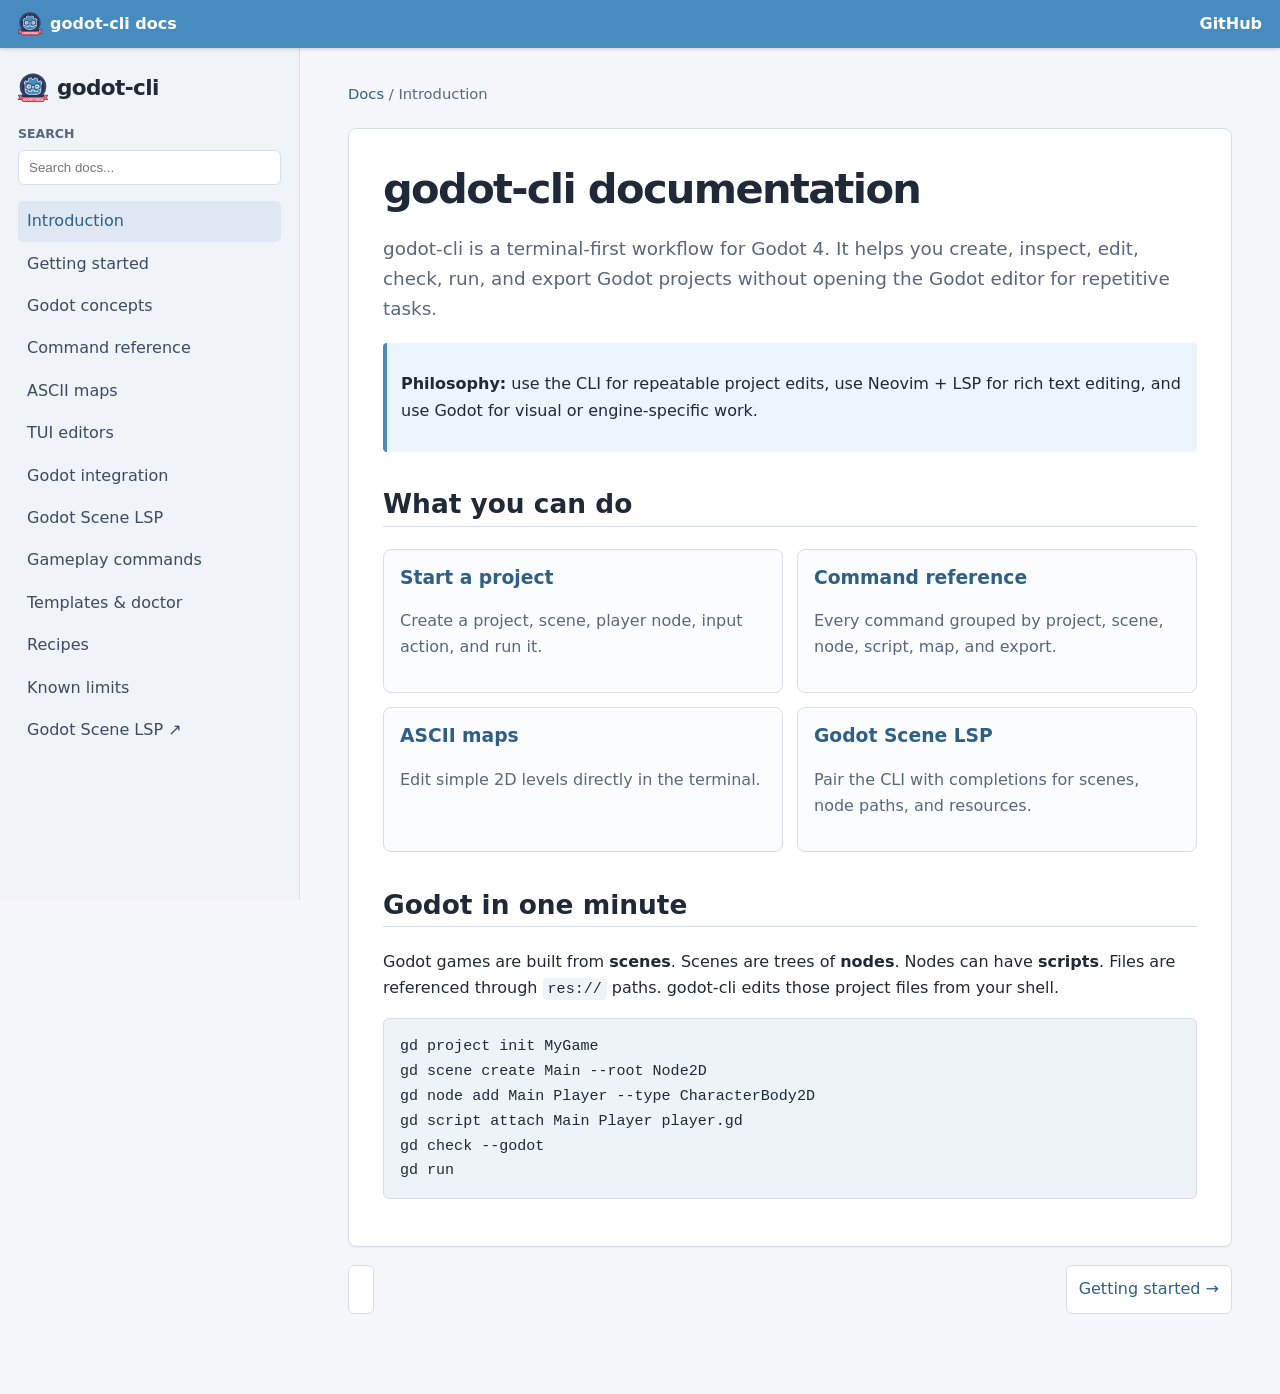
<file: index.html>
<!doctype html>
<html lang='en'>
<head>
  <meta charset='utf-8'>
  <meta name='viewport' content='width=device-width, initial-scale=1'>
  <title>Introduction — godot-cli docs</title>
  <meta name='description' content='godot-cli documentation'>
  <link rel='stylesheet' href='styles.css'>
</head>
<body>
  <header class='topbar'><button id='menuButton' aria-label='Toggle navigation'>☰</button><a class='topbrand' href='index.html'><img src='assets/godot-documentation-logo.svg' alt='' class='top-logo'> godot-cli docs</a><a href='https://github.com/luisfer-cli/godot-cli'>GitHub</a></header>
  <aside class='sidebar' id='sidebar'>
    <a class='brand' href='index.html'><img src='assets/godot-documentation-logo.svg' alt='Godot logo'> <span>godot-cli</span></a>
    <label class='search-label' for='search'>Search</label>
    <input id='search' type='search' placeholder='Search docs...' autocomplete='off'>
    <div id='searchResults' class='search-results' hidden></div>
    <nav><a class=active href='index.html'>Introduction</a>
<a  href='getting-started.html'>Getting started</a>
<a  href='concepts.html'>Godot concepts</a>
<a  href='commands.html'>Command reference</a>
<a  href='maps.html'>ASCII maps</a>
<a  href='tui.html'>TUI editors</a>
<a  href='godot-integration.html'>Godot integration</a>
<a  href='godot-lsp.html'>Godot Scene LSP</a>
<a  href='gameplay.html'>Gameplay commands</a>
<a  href='productivity.html'>Templates & doctor</a>
<a  href='recipes.html'>Recipes</a>
<a  href='limits.html'>Known limits</a><a href='https://github.com/luisfer-cli/godot-scene-lsp'>Godot Scene LSP ↗</a></nav>
  </aside>
  <main class='content'>
    <div class='breadcrumbs'><a href='index.html'>Docs</a> / <span>Introduction</span></div>
    <article>
<h1>godot-cli documentation</h1>
<p class='lead'>godot-cli is a terminal-first workflow for Godot 4. It helps you create, inspect, edit, check, run, and export Godot projects without opening the Godot editor for repetitive tasks.</p>
<div class='admonition note'><p><strong>Philosophy:</strong> use the CLI for repeatable project edits, use Neovim + LSP for rich text editing, and use Godot for visual or engine-specific work.</p></div>
<h2>What you can do</h2>
<div class='cards'>
  <a class='card' href='getting-started.html'><h3>Start a project</h3><p>Create a project, scene, player node, input action, and run it.</p></a>
  <a class='card' href='commands.html'><h3>Command reference</h3><p>Every command grouped by project, scene, node, script, map, and export.</p></a>
  <a class='card' href='maps.html'><h3>ASCII maps</h3><p>Edit simple 2D levels directly in the terminal.</p></a>
  <a class='card' href='godot-lsp.html'><h3>Godot Scene LSP</h3><p>Pair the CLI with completions for scenes, node paths, and resources.</p></a>
</div>
<h2>Godot in one minute</h2>
<p>Godot games are built from <strong>scenes</strong>. Scenes are trees of <strong>nodes</strong>. Nodes can have <strong>scripts</strong>. Files are referenced through <code>res://</code> paths. godot-cli edits those project files from your shell.</p>
<pre><code>gd project init MyGame
gd scene create Main --root Node2D
gd node add Main Player --type CharacterBody2D
gd script attach Main Player player.gd
gd check --godot
gd run</code></pre>
</article>
    <nav class='pager'><span></span><a href='getting-started.html'>Getting started →</a></nav>
  </main>
  <script>window.SEARCH_INDEX = [{'url': 'index.html', 'title': 'Introduction', 'text': '\n<h1>godot-cli documentation</h1>\n<p class=lead>godot-cli is a terminal-first workflow for Godot 4. It helps you create, inspect, edit, check, run, and export Godot projects without opening the Godot editor for repetitive tasks.</p>\n<div class=admonition note><p><strong>Philosophy:</strong> use the CLI for repeatable project edits, use Neovim + LSP for rich text editing, and use Godot for visual or engine-specific work.</p></div>\n<h2>What you can do</h2>\n<div class=cards>\n  <a class=card href=getting-started.html><h3>Start a project</h3><p>Create a project, scene, player node, input action, and run it.</p></a>\n  <a class=card href=commands.html><h3>Command reference</h3><p>Every command grouped by project, scene, node, script, map, and export.</p></a>\n  <a class=card href=maps.html><h3>ASCII maps</h3><p>Edit simple 2D levels directly in the terminal.</p></a>\n  <a class=card href=godot-lsp.html><h3>Godot Scene LSP</h3><p>Pair the CLI with completions for scenes, node paths, and resources.</p></a>\n</div>\n<h2>Godot in one minute</h2>\n<p>Godot games are built from <strong>scenes</strong>. Scenes are trees of <strong>nodes</strong>. Nodes can have <strong>scripts</strong>. Files are referenced through <code>res://</code> paths. godot-cli edits those project files from your shell.</p>\n<pre><code>gd project init MyGame\ngd scene create Main --root Node2D\ngd node add Main Player --type CharacterBody2D\ngd script attach Main Player player.gd\ngd check --godot\ngd run</code></pre>\n'}, {'url': 'getting-started.html', 'title': 'Getting started', 'text': '\n<h1>Getting started</h1>\n<p class=lead>This walkthrough creates a small Godot project using only shell commands.</p>\n<h2>Install</h2>\n<pre><code>git clone https://github.com/luisfer-cli/godot-cli.git\ncd godot-cli\nmake install\nexport PATH="$HOME/.local/bin:$PATH"</code></pre>\n<h2>Create a project</h2>\n<pre><code>mkdir MyGame && cd MyGame\ngd project init MyGame\ngd scene create Main --root Node2D\ngd scene main Main</code></pre>\n<h2>Add a player</h2>\n<pre><code>gd node add Main Player --type CharacterBody2D\ngd script create player.gd --extends CharacterBody2D\ngd script attach Main Player player.gd\ngd input add jump Space</code></pre>\n<h2>Create a level</h2>\n<pre><code>gd map new Level1 24 14\ngd map edit Level1\ngd map compile Level1 LevelScene</code></pre>\n<h2>Validate and run</h2>\n<pre><code>gd check --godot\ngd run</code></pre>\n<div class=admonition tip><p><strong>Tip:</strong> if your binary is not named <code>godot</code>, use <code>--godot /path/to/godot</code>.</p></div>\n'}, {'url': 'concepts.html', 'title': 'Godot concepts', 'text': '\n<h1>Godot concepts for CLI users</h1>\n<p class=lead>You do not need to memorize the editor UI to understand how Godot projects are structured.</p>\n<h2>Scenes</h2>\n<p>A scene is a reusable tree of nodes, usually saved as a <code>.tscn</code> file. Common examples: <code>Main.tscn</code>, <code>Player.tscn</code>, <code>Enemy.tscn</code>, <code>UI.tscn</code>.</p>\n<h2>Nodes</h2>\n<p>Nodes are the building blocks. <code>Node2D</code> groups 2D nodes. <code>CharacterBody2D</code> is useful for controlled characters. <code>Sprite2D</code> displays textures. <code>CollisionShape2D</code> defines collision geometry.</p>\n<h2>Scripts</h2>\n<p>Scripts add behavior to nodes. A GDScript file usually begins with <code>extends SomeGodotClass</code>. Attach scripts with <code>gd script attach</code>.</p>\n<h2>Resources and res:// paths</h2>\n<p>Godot refers to project files with <code>res://</code>. Example: <code>res://player.gd</code>. The CLI normalizes paths when attaching scripts or setting project values.</p>\n<h2>Where the CLI fits</h2>\n<p>godot-cli changes text resources conservatively. It is not a visual scene editor. It is for repeatable operations you want in shell history, scripts, and automation.</p>\n'}, {'url': 'commands.html', 'title': 'Command reference', 'text': '\n<h1>Command reference</h1>\n<p class=lead>Commands are intentionally boring and scriptable.</p>\n<h2>Project</h2><pre><code>gd project init &lt;name&gt;\ngd project info\ngd project scaffold\ngd project setting get &lt;section/key&gt;\ngd project setting set &lt;section/key&gt; &lt;value&gt;</code></pre>\n<h2>Scenes</h2><pre><code>gd scene create &lt;path&gt; [--root Node2D]\ngd scene list\ngd scene main &lt;scene&gt;\ngd scene instance &lt;scene&gt; &lt;name&gt; &lt;packed.tscn&gt; [--parent .]\ngd scene grep &lt;pattern&gt;\ngd scene edit &lt;scene&gt;</code></pre>\n<h2>Nodes</h2><pre><code>gd node add &lt;scene&gt; &lt;name&gt; [--type Node2D] [--parent .]\ngd node list &lt;scene&gt;\ngd node get &lt;scene&gt; &lt;node&gt; &lt;property&gt;\ngd node set &lt;scene&gt; &lt;node&gt; &lt;property&gt; &lt;value&gt;\ngd node duplicate &lt;scene&gt; &lt;node&gt; &lt;new_name&gt;\ngd node rename &lt;scene&gt; &lt;node&gt; &lt;new_name&gt;\ngd node move &lt;scene&gt; &lt;node&gt; &lt;new_parent&gt;\ngd node find &lt;scene&gt; [--type T]\ngd node remove &lt;scene&gt; &lt;node&gt;</code></pre>\n<h2>Scripts and signals</h2><pre><code>gd script create &lt;path&gt; [--extends Node] [--template platformer2d]\ngd script attach &lt;scene&gt; &lt;node&gt; &lt;script&gt;\ngd script list\ngd signal connect &lt;scene&gt; &lt;signal&gt; &lt;from_node&gt; &lt;to_node&gt; &lt;method&gt;\ngd signal list &lt;scene&gt;</code></pre>\n<h2>Spritesheets and assets</h2><pre><code>gd spriteframes from-sheet &lt;scene&gt; &lt;node&gt; &lt;image&gt; --anim &lt;name&gt; --frame WxH --count N|auto [--fps N] [--columns N] [--offset X,Y] [--out file.tres] [--append]\ngd asset list\ngd asset check</code></pre>\n<h2>Gameplay builders</h2><pre><code>gd collision add &lt;scene&gt; &lt;node&gt; rectangle|circle|capsule &lt;size&gt;\ngd camera add &lt;scene&gt; &lt;name&gt; [--parent .] [--current] [--zoom N]\ngd audio add &lt;scene&gt; &lt;name&gt; &lt;file&gt; [--parent .]\ngd group add|list|remove &lt;scene&gt; [node] [group]</code></pre>\n<h2>Input and autoloads</h2><pre><code>gd input add &lt;action&gt; &lt;key&gt;\ngd input preset platformer|topdown\ngd input list\ngd input remove &lt;action&gt;\ngd autoload add &lt;name&gt; &lt;script&gt;\ngd autoload list\ngd autoload remove &lt;name&gt;</code></pre>\n<h2>Templates, doctor, docs</h2><pre><code>gd template platformer|topdown|menu\ngd doctor\ngd docs &lt;GodotClass&gt; [--open]</code></pre>\n<h2>Run, check, test, export</h2><pre><code>gd check [--godot [godot]]\ngd test\ngd export list\ngd export run &lt;preset&gt; [output] [--godot godot]\ngd run [--godot godot]\ngd self-test</code></pre>\n'}, {'url': 'maps.html', 'title': 'ASCII maps', 'text': '\n<h1>ASCII maps</h1>\n<p class=lead>ASCII maps are a quick way to sketch 2D levels without a visual TileMap editor.</p>\n<h2>Format</h2>\n<p><code>.</code> is empty. Every other character becomes a node when compiled.</p>\n<pre><code>P#.\n..#</code></pre>\n<h2>Commands</h2>\n<pre><code>gd map new Level1 16 9\ngd map check Level1\ngd map edit Level1\ngd map compile Level1 LevelScene --tile-size 16</code></pre>\n<h2>Legend</h2>\n<p>Create <code>levels/map.legend</code> to map characters to Godot node types.</p>\n<pre><code>[legend]\n#=StaticBody2D\nP=CharacterBody2D\nC=Camera2D</code></pre>\n<h2>Map editor keys</h2>\n<table><tr><th>Key</th><th>Action</th></tr><tr><td><code>h/j/k/l</code></td><td>Move cursor</td></tr><tr><td>printable key</td><td>Select tile</td></tr><tr><td><code>p</code> or space</td><td>Paint</td></tr><tr><td><code>u</code></td><td>Undo</td></tr><tr><td><code>:w</code>, <code>:q</code>, <code>:wq</code></td><td>Write/quit</td></tr></table>\n<div class=admonition note><p><strong>Why not native TileMap?</strong> Native TileMap editing needs TileSet and atlas metadata. The CLI uses ASCII maps until that data model is worth supporting.</p></div>\n'}, {'url': 'tui.html', 'title': 'TUI editors', 'text': '\n<h1>TUI editors</h1>\n<p class=lead>The TUIs are small terminal helpers with Vim-ish bindings. They are not full editor replacements.</p>\n<h2>Scene browser</h2>\n<pre><code>gd scene edit Main</code></pre>\n<table><tr><th>Key</th><th>Action</th></tr><tr><td><code>j/k</code></td><td>Move through nodes</td></tr><tr><td><code>/</code></td><td>Search node path</td></tr><tr><td><code>?</code></td><td>Help</td></tr><tr><td><code>:w</code>, <code>:q</code>, <code>:wq</code></td><td>Write/quit</td></tr></table>\n<h2>Map editor</h2>\n<pre><code>gd map edit Level1</code></pre>\n<p>Use this for quick ASCII map edits. Compile the map back into a scene with <code>gd map compile</code>.</p>\n'}, {'url': 'godot-integration.html', 'title': 'Godot integration', 'text': '\n<h1>Godot integration</h1>\n<p class=lead>The CLI delegates engine work to the real Godot binary.</p>\n<h2>Run</h2><pre><code>gd run\ngd run --godot /opt/Godot_v4/godot</code></pre>\n<h2>Headless check</h2><pre><code>gd check --godot</code></pre>\n<h2>Exports</h2><pre><code>gd export list\ngd export run Linux build/game.x86_64</code></pre>\n<h2>Tests</h2><p>Configure a test command in <code>project.godot</code>.</p><pre><code>[gd]\ntest_command=godot --headless --path . --script res://test_runner.gd</code></pre><pre><code>gd test</code></pre>\n'}, {'url': 'godot-lsp.html', 'title': 'Godot Scene LSP', 'text': '\n<h1>Godot Scene LSP</h1>\n<p class=lead>Pair godot-cli with <a href=https://github.com/luisfer-cli/godot-scene-lsp>godot-scene-lsp</a> for rich Neovim editing.</p>\n<p>The LSP is a minimal dependency-free server focused on scenes, nodes, resources, and GDScript completions while working without opening Godot.</p>\n<h2>Features</h2>\n<ul><li>Scene <code>.tscn</code> completions.</li><li>Node path completions like <code>Player/Sprite</code>.</li><li><code>res://...</code> resource completions for scripts, scenes, textures, audio, and project files.</li><li>Godot classes, keywords, callbacks, and project symbols.</li><li>Document symbols, definitions, references, hover, and simple diagnostics.</li></ul>\n<h2>Install</h2><pre><code>git clone https://github.com/luisfer-cli/godot-scene-lsp.git\ncd godot-scene-lsp\nmake install</code></pre>\n<h2>Neovim</h2><pre><code>vim.lsp.start({\n  name = godot-scene-lsp,\n  cmd = { godot-scene-lsp, --stdio },\n  root_dir = vim.fs.root(0, { project.godot, .git }),\n})</code></pre>\n<h2>Recommended workflow</h2><p>Use godot-cli for repeatable structural changes. Use Neovim + godot-scene-lsp for writing scripts and editing scenes/resources. Use Godot for visual authoring when the terminal stops being the fastest tool.</p>\n'}, {'url': 'gameplay.html', 'title': 'Gameplay commands', 'text': '\n<h1>Gameplay commands</h1>\n<p class=lead>High-value scene building blocks without opening the editor.</p>\n<h2>Instance a scene</h2><pre><code>gd scene instance Main Mob enemy.tscn --parent Enemies</code></pre>\n<p>Adds a <code>PackedScene</code> external resource and a node with <code>instance=ExtResource(...)</code>.</p>\n<h2>Collisions</h2><pre><code>gd collision add Main Player rectangle 16x24\n# circle: radius, capsule: radius,height\ngd collision add Main Aura circle 32</code></pre>\n<p>Creates the <code>RectangleShape2D</code>/<code>CircleShape2D</code>/<code>CapsuleShape2D</code> sub-resource and a <code>CollisionShape2D</code> child node. Polygons stay in Neovim/Godot.</p>\n<h2>Camera and audio</h2><pre><code>gd camera add Main Camera --parent Player --current --zoom 2\ngd audio add Main Jump assets/jump.wav --parent Player</code></pre>\n<h2>Groups and signals</h2><pre><code>gd group add Main Player enemies\ngd group list Main\ngd group remove Main Player enemies\ngd signal connect Main body_entered Area Body _hit\ngd signal list Main</code></pre>\n<h2>Spritesheets</h2><pre><code>gd node add Main PlayerAnim --type AnimatedSprite2D --parent Player\ngd spriteframes from-sheet Main PlayerAnim assets/player.png   --anim walk --frame 16x16 --count auto\ngd spriteframes from-sheet Main PlayerAnim assets/player.png   --anim idle --frame 16x16 --count 4 --append</code></pre>\n<p>Generates a <code>SpriteFrames</code> <code>.tres</code> with one <code>AtlasTexture</code> per frame and assigns it to the node. <code>--count auto</code> derives rows×columns from the real PNG size (clip warning if leftover pixels); <code>--append</code> adds a second animation to the same resource without id collisions. Then play from script:</p>\n<pre><code>$PlayerAnim.play("walk")</code></pre>\n<h2>Reorganizing scenes</h2><pre><code>gd node move Main Player HUD          # reparent (descendants + connections follow)\ngd node find Main --type Sprite2D\ngd scene grep position                 # escena:nodo:linea across all .tscn</code></pre>\n<h2>Assets</h2><pre><code>gd asset list\ngd asset check</code></pre><p>Finds every <code>res://</code> reference in <code>.tscn</code>/<code>.tres</code>/<code>.gd</code>/<code>project.godot</code> and reports broken ones.</p>\n'}, {'url': 'productivity.html', 'title': 'Templates & doctor', 'text': '\n<h1>Templates, presets and doctor</h1>\n<h2>Minimal playable game</h2><pre><code>mkdir MyGame && cd MyGame\ngd template platformer\ngd run</code></pre>\n<p><code>platformer</code>, <code>topdown</code> and <code>menu</code> generate a small playable project: main scene, player with collision+camera, starter script, input actions and folder scaffold. Everything stays plain files you can edit.</p>\n<h2>Script templates</h2><pre><code>gd script create player.gd --template platformer2d\ngd script create game_state.gd --template autoload-state</code></pre>\n<h2>Input presets</h2><pre><code>gd input preset platformer   # move_left A, move_right D, jump Space\ngd input preset topdown      # WASD</code></pre>\n<h2>Scaffold</h2><pre><code>gd project scaffold</code></pre><p>Creates <code>scenes/ scripts/ assets/ levels/</code>.</p>\n<h2>Doctor</h2><pre><code>gd doctor</code></pre><p>Checks <code>project.godot</code>, Godot in <code>PATH</code>, main scene, missing <code>res://</code> resources, export presets, and reminds you about <a href=godot-lsp.html>Godot Scene LSP</a>. Exit code 1 when something is broken.</p>\n<h2>Docs lookup</h2><pre><code>gd docs CharacterBody2D\ngd docs AnimatedSprite2D --open</code></pre><p>Prints (or opens) the official Godot class docs URL.</p>\n'}, {'url': 'recipes.html', 'title': 'Recipes', 'text': '\n<h1>Recipes</h1>\n<h2>Create a player scene</h2><pre><code>gd scene create Player --root CharacterBody2D\ngd node add Player Sprite --type Sprite2D\ngd node add Player Collision --type CollisionShape2D\ngd script create player.gd --extends CharacterBody2D\ngd script attach Player Player player.gd</code></pre>\n<h2>Create a UI scene</h2><pre><code>gd scene create UI --root Control\ngd node add UI Menu --type VBoxContainer\ngd node add UI StartButton --type Button --parent Menu</code></pre>\n<h2>Prepare export</h2><pre><code>gd check --godot\ngd export list\ngd export run Linux dist/my-game.x86_64</code></pre>\n<h2>Use Neovim for deep edits</h2><pre><code>nvim Main.tscn player.gd</code></pre><p>With godot-scene-lsp running, you get project-aware completions for node paths and <code>res://</code> resources.</p>\n'}, {'url': 'limits.html', 'title': 'Known limits', 'text': '\n<h1>Known limits</h1>\n<ul><li><code>.tscn</code> support is conservative and line-preserving, not a full Godot resource parser.</li><li>Native TileMap/TileSet editing is not implemented; use ASCII maps or Neovim/Godot for full tileset metadata.</li><li><code>collision add</code> covers rectangle/circle/capsule; polygon shapes stay in the editor.</li><li>The curses TUIs are intentionally small helpers.</li><li>Input mapping supports basic keys first.</li><li>On Windows, curses may require a compatible terminal environment.</li></ul>\n<h2>Design rule</h2><p>godot-cli should stay boring and scriptable. If a feature starts becoming a clone of Godots editor, it probably belongs in Godot or the LSP instead.</p>\n'}];</script>
  <script src='docs.js'></script>
</body>
</html>
</file>
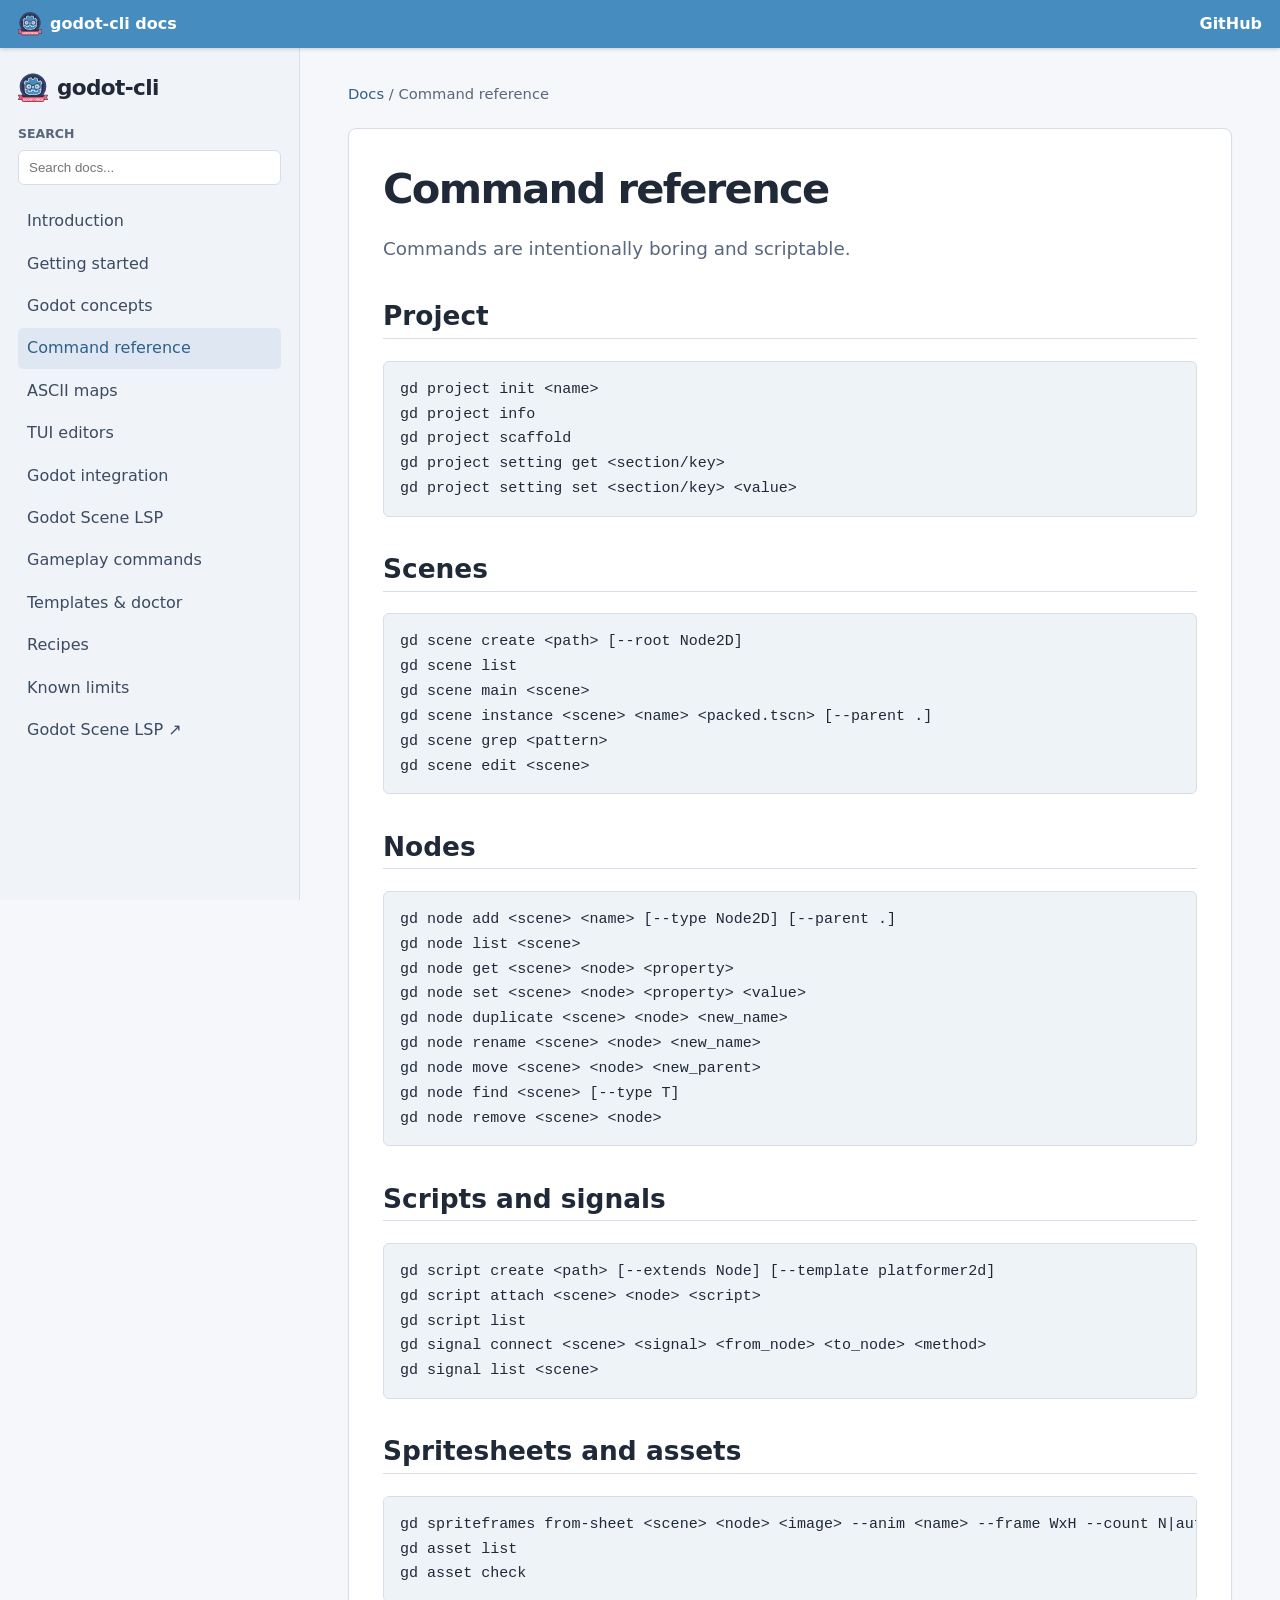
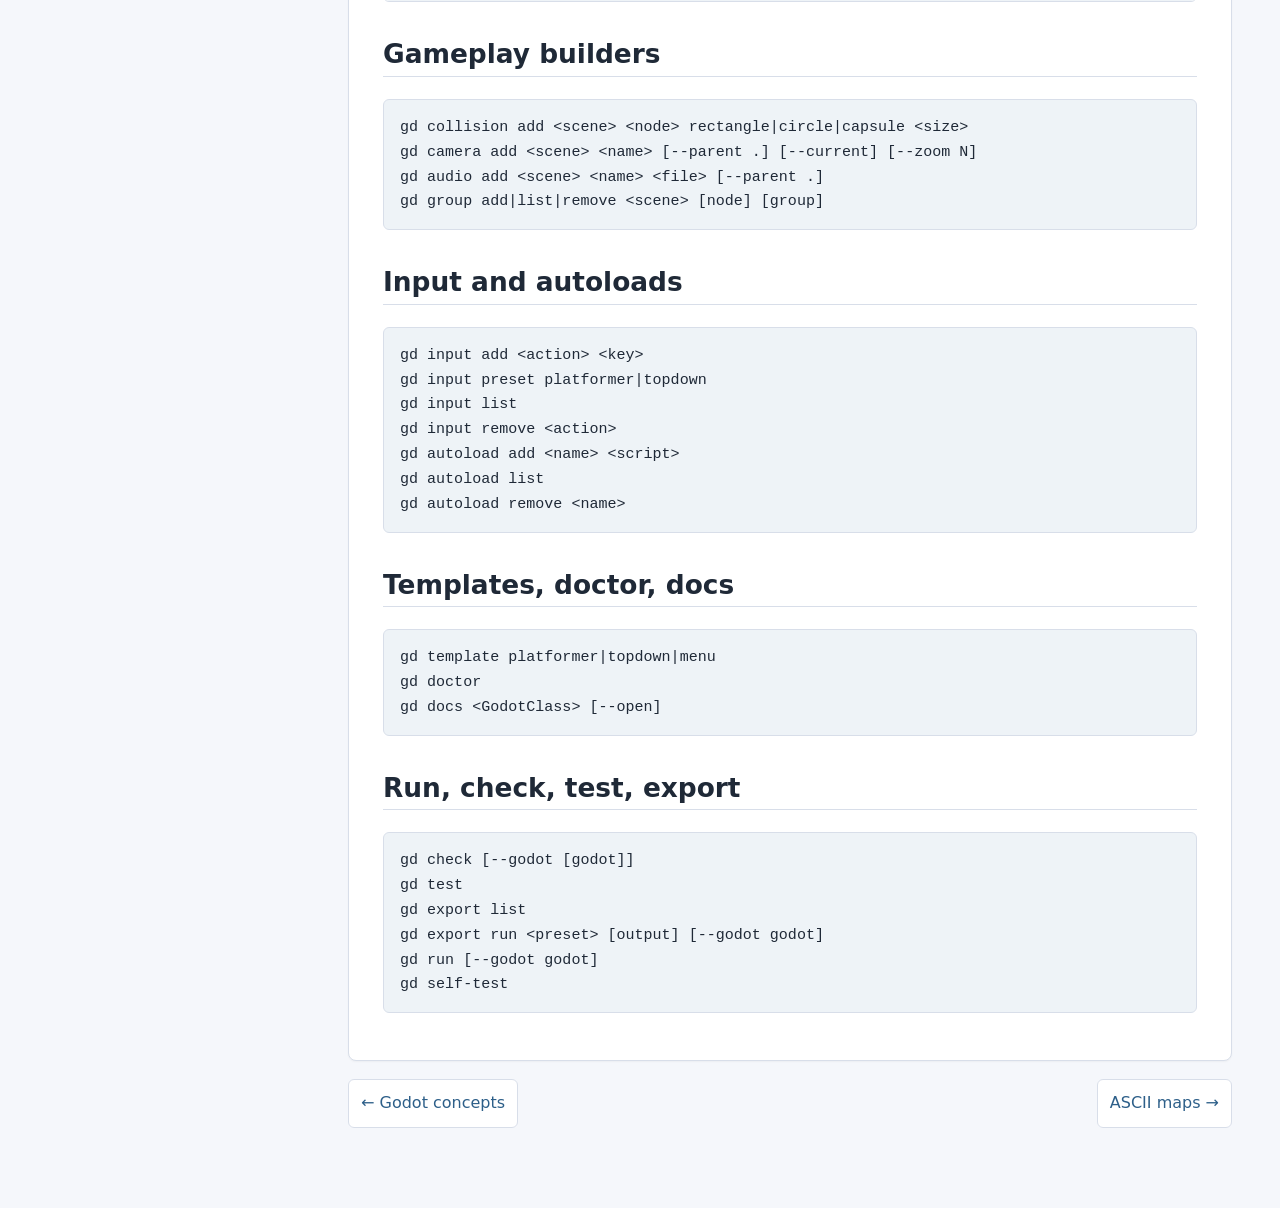
<file: commands.html>
<!doctype html>
<html lang='en'>
<head>
  <meta charset='utf-8'>
  <meta name='viewport' content='width=device-width, initial-scale=1'>
  <title>Command reference — godot-cli docs</title>
  <meta name='description' content='godot-cli documentation'>
  <link rel='stylesheet' href='styles.css'>
</head>
<body>
  <header class='topbar'><button id='menuButton' aria-label='Toggle navigation'>☰</button><a class='topbrand' href='index.html'><img src='assets/godot-documentation-logo.svg' alt='' class='top-logo'> godot-cli docs</a><a href='https://github.com/luisfer-cli/godot-cli'>GitHub</a></header>
  <aside class='sidebar' id='sidebar'>
    <a class='brand' href='index.html'><img src='assets/godot-documentation-logo.svg' alt='Godot logo'> <span>godot-cli</span></a>
    <label class='search-label' for='search'>Search</label>
    <input id='search' type='search' placeholder='Search docs...' autocomplete='off'>
    <div id='searchResults' class='search-results' hidden></div>
    <nav><a  href='index.html'>Introduction</a>
<a  href='getting-started.html'>Getting started</a>
<a  href='concepts.html'>Godot concepts</a>
<a class=active href='commands.html'>Command reference</a>
<a  href='maps.html'>ASCII maps</a>
<a  href='tui.html'>TUI editors</a>
<a  href='godot-integration.html'>Godot integration</a>
<a  href='godot-lsp.html'>Godot Scene LSP</a>
<a  href='gameplay.html'>Gameplay commands</a>
<a  href='productivity.html'>Templates & doctor</a>
<a  href='recipes.html'>Recipes</a>
<a  href='limits.html'>Known limits</a><a href='https://github.com/luisfer-cli/godot-scene-lsp'>Godot Scene LSP ↗</a></nav>
  </aside>
  <main class='content'>
    <div class='breadcrumbs'><a href='index.html'>Docs</a> / <span>Command reference</span></div>
    <article>
<h1>Command reference</h1>
<p class='lead'>Commands are intentionally boring and scriptable.</p>
<h2>Project</h2><pre><code>gd project init &lt;name&gt;
gd project info
gd project scaffold
gd project setting get &lt;section/key&gt;
gd project setting set &lt;section/key&gt; &lt;value&gt;</code></pre>
<h2>Scenes</h2><pre><code>gd scene create &lt;path&gt; [--root Node2D]
gd scene list
gd scene main &lt;scene&gt;
gd scene instance &lt;scene&gt; &lt;name&gt; &lt;packed.tscn&gt; [--parent .]
gd scene grep &lt;pattern&gt;
gd scene edit &lt;scene&gt;</code></pre>
<h2>Nodes</h2><pre><code>gd node add &lt;scene&gt; &lt;name&gt; [--type Node2D] [--parent .]
gd node list &lt;scene&gt;
gd node get &lt;scene&gt; &lt;node&gt; &lt;property&gt;
gd node set &lt;scene&gt; &lt;node&gt; &lt;property&gt; &lt;value&gt;
gd node duplicate &lt;scene&gt; &lt;node&gt; &lt;new_name&gt;
gd node rename &lt;scene&gt; &lt;node&gt; &lt;new_name&gt;
gd node move &lt;scene&gt; &lt;node&gt; &lt;new_parent&gt;
gd node find &lt;scene&gt; [--type T]
gd node remove &lt;scene&gt; &lt;node&gt;</code></pre>
<h2>Scripts and signals</h2><pre><code>gd script create &lt;path&gt; [--extends Node] [--template platformer2d]
gd script attach &lt;scene&gt; &lt;node&gt; &lt;script&gt;
gd script list
gd signal connect &lt;scene&gt; &lt;signal&gt; &lt;from_node&gt; &lt;to_node&gt; &lt;method&gt;
gd signal list &lt;scene&gt;</code></pre>
<h2>Spritesheets and assets</h2><pre><code>gd spriteframes from-sheet &lt;scene&gt; &lt;node&gt; &lt;image&gt; --anim &lt;name&gt; --frame WxH --count N|auto [--fps N] [--columns N] [--offset X,Y] [--out file.tres] [--append]
gd asset list
gd asset check</code></pre>
<h2>Gameplay builders</h2><pre><code>gd collision add &lt;scene&gt; &lt;node&gt; rectangle|circle|capsule &lt;size&gt;
gd camera add &lt;scene&gt; &lt;name&gt; [--parent .] [--current] [--zoom N]
gd audio add &lt;scene&gt; &lt;name&gt; &lt;file&gt; [--parent .]
gd group add|list|remove &lt;scene&gt; [node] [group]</code></pre>
<h2>Input and autoloads</h2><pre><code>gd input add &lt;action&gt; &lt;key&gt;
gd input preset platformer|topdown
gd input list
gd input remove &lt;action&gt;
gd autoload add &lt;name&gt; &lt;script&gt;
gd autoload list
gd autoload remove &lt;name&gt;</code></pre>
<h2>Templates, doctor, docs</h2><pre><code>gd template platformer|topdown|menu
gd doctor
gd docs &lt;GodotClass&gt; [--open]</code></pre>
<h2>Run, check, test, export</h2><pre><code>gd check [--godot [godot]]
gd test
gd export list
gd export run &lt;preset&gt; [output] [--godot godot]
gd run [--godot godot]
gd self-test</code></pre>
</article>
    <nav class='pager'><a href='concepts.html'>← Godot concepts</a><a href='maps.html'>ASCII maps →</a></nav>
  </main>
  <script>window.SEARCH_INDEX = [{'url': 'index.html', 'title': 'Introduction', 'text': '\n<h1>godot-cli documentation</h1>\n<p class=lead>godot-cli is a terminal-first workflow for Godot 4. It helps you create, inspect, edit, check, run, and export Godot projects without opening the Godot editor for repetitive tasks.</p>\n<div class=admonition note><p><strong>Philosophy:</strong> use the CLI for repeatable project edits, use Neovim + LSP for rich text editing, and use Godot for visual or engine-specific work.</p></div>\n<h2>What you can do</h2>\n<div class=cards>\n  <a class=card href=getting-started.html><h3>Start a project</h3><p>Create a project, scene, player node, input action, and run it.</p></a>\n  <a class=card href=commands.html><h3>Command reference</h3><p>Every command grouped by project, scene, node, script, map, and export.</p></a>\n  <a class=card href=maps.html><h3>ASCII maps</h3><p>Edit simple 2D levels directly in the terminal.</p></a>\n  <a class=card href=godot-lsp.html><h3>Godot Scene LSP</h3><p>Pair the CLI with completions for scenes, node paths, and resources.</p></a>\n</div>\n<h2>Godot in one minute</h2>\n<p>Godot games are built from <strong>scenes</strong>. Scenes are trees of <strong>nodes</strong>. Nodes can have <strong>scripts</strong>. Files are referenced through <code>res://</code> paths. godot-cli edits those project files from your shell.</p>\n<pre><code>gd project init MyGame\ngd scene create Main --root Node2D\ngd node add Main Player --type CharacterBody2D\ngd script attach Main Player player.gd\ngd check --godot\ngd run</code></pre>\n'}, {'url': 'getting-started.html', 'title': 'Getting started', 'text': '\n<h1>Getting started</h1>\n<p class=lead>This walkthrough creates a small Godot project using only shell commands.</p>\n<h2>Install</h2>\n<pre><code>git clone https://github.com/luisfer-cli/godot-cli.git\ncd godot-cli\nmake install\nexport PATH="$HOME/.local/bin:$PATH"</code></pre>\n<h2>Create a project</h2>\n<pre><code>mkdir MyGame && cd MyGame\ngd project init MyGame\ngd scene create Main --root Node2D\ngd scene main Main</code></pre>\n<h2>Add a player</h2>\n<pre><code>gd node add Main Player --type CharacterBody2D\ngd script create player.gd --extends CharacterBody2D\ngd script attach Main Player player.gd\ngd input add jump Space</code></pre>\n<h2>Create a level</h2>\n<pre><code>gd map new Level1 24 14\ngd map edit Level1\ngd map compile Level1 LevelScene</code></pre>\n<h2>Validate and run</h2>\n<pre><code>gd check --godot\ngd run</code></pre>\n<div class=admonition tip><p><strong>Tip:</strong> if your binary is not named <code>godot</code>, use <code>--godot /path/to/godot</code>.</p></div>\n'}, {'url': 'concepts.html', 'title': 'Godot concepts', 'text': '\n<h1>Godot concepts for CLI users</h1>\n<p class=lead>You do not need to memorize the editor UI to understand how Godot projects are structured.</p>\n<h2>Scenes</h2>\n<p>A scene is a reusable tree of nodes, usually saved as a <code>.tscn</code> file. Common examples: <code>Main.tscn</code>, <code>Player.tscn</code>, <code>Enemy.tscn</code>, <code>UI.tscn</code>.</p>\n<h2>Nodes</h2>\n<p>Nodes are the building blocks. <code>Node2D</code> groups 2D nodes. <code>CharacterBody2D</code> is useful for controlled characters. <code>Sprite2D</code> displays textures. <code>CollisionShape2D</code> defines collision geometry.</p>\n<h2>Scripts</h2>\n<p>Scripts add behavior to nodes. A GDScript file usually begins with <code>extends SomeGodotClass</code>. Attach scripts with <code>gd script attach</code>.</p>\n<h2>Resources and res:// paths</h2>\n<p>Godot refers to project files with <code>res://</code>. Example: <code>res://player.gd</code>. The CLI normalizes paths when attaching scripts or setting project values.</p>\n<h2>Where the CLI fits</h2>\n<p>godot-cli changes text resources conservatively. It is not a visual scene editor. It is for repeatable operations you want in shell history, scripts, and automation.</p>\n'}, {'url': 'commands.html', 'title': 'Command reference', 'text': '\n<h1>Command reference</h1>\n<p class=lead>Commands are intentionally boring and scriptable.</p>\n<h2>Project</h2><pre><code>gd project init &lt;name&gt;\ngd project info\ngd project scaffold\ngd project setting get &lt;section/key&gt;\ngd project setting set &lt;section/key&gt; &lt;value&gt;</code></pre>\n<h2>Scenes</h2><pre><code>gd scene create &lt;path&gt; [--root Node2D]\ngd scene list\ngd scene main &lt;scene&gt;\ngd scene instance &lt;scene&gt; &lt;name&gt; &lt;packed.tscn&gt; [--parent .]\ngd scene grep &lt;pattern&gt;\ngd scene edit &lt;scene&gt;</code></pre>\n<h2>Nodes</h2><pre><code>gd node add &lt;scene&gt; &lt;name&gt; [--type Node2D] [--parent .]\ngd node list &lt;scene&gt;\ngd node get &lt;scene&gt; &lt;node&gt; &lt;property&gt;\ngd node set &lt;scene&gt; &lt;node&gt; &lt;property&gt; &lt;value&gt;\ngd node duplicate &lt;scene&gt; &lt;node&gt; &lt;new_name&gt;\ngd node rename &lt;scene&gt; &lt;node&gt; &lt;new_name&gt;\ngd node move &lt;scene&gt; &lt;node&gt; &lt;new_parent&gt;\ngd node find &lt;scene&gt; [--type T]\ngd node remove &lt;scene&gt; &lt;node&gt;</code></pre>\n<h2>Scripts and signals</h2><pre><code>gd script create &lt;path&gt; [--extends Node] [--template platformer2d]\ngd script attach &lt;scene&gt; &lt;node&gt; &lt;script&gt;\ngd script list\ngd signal connect &lt;scene&gt; &lt;signal&gt; &lt;from_node&gt; &lt;to_node&gt; &lt;method&gt;\ngd signal list &lt;scene&gt;</code></pre>\n<h2>Spritesheets and assets</h2><pre><code>gd spriteframes from-sheet &lt;scene&gt; &lt;node&gt; &lt;image&gt; --anim &lt;name&gt; --frame WxH --count N|auto [--fps N] [--columns N] [--offset X,Y] [--out file.tres] [--append]\ngd asset list\ngd asset check</code></pre>\n<h2>Gameplay builders</h2><pre><code>gd collision add &lt;scene&gt; &lt;node&gt; rectangle|circle|capsule &lt;size&gt;\ngd camera add &lt;scene&gt; &lt;name&gt; [--parent .] [--current] [--zoom N]\ngd audio add &lt;scene&gt; &lt;name&gt; &lt;file&gt; [--parent .]\ngd group add|list|remove &lt;scene&gt; [node] [group]</code></pre>\n<h2>Input and autoloads</h2><pre><code>gd input add &lt;action&gt; &lt;key&gt;\ngd input preset platformer|topdown\ngd input list\ngd input remove &lt;action&gt;\ngd autoload add &lt;name&gt; &lt;script&gt;\ngd autoload list\ngd autoload remove &lt;name&gt;</code></pre>\n<h2>Templates, doctor, docs</h2><pre><code>gd template platformer|topdown|menu\ngd doctor\ngd docs &lt;GodotClass&gt; [--open]</code></pre>\n<h2>Run, check, test, export</h2><pre><code>gd check [--godot [godot]]\ngd test\ngd export list\ngd export run &lt;preset&gt; [output] [--godot godot]\ngd run [--godot godot]\ngd self-test</code></pre>\n'}, {'url': 'maps.html', 'title': 'ASCII maps', 'text': '\n<h1>ASCII maps</h1>\n<p class=lead>ASCII maps are a quick way to sketch 2D levels without a visual TileMap editor.</p>\n<h2>Format</h2>\n<p><code>.</code> is empty. Every other character becomes a node when compiled.</p>\n<pre><code>P#.\n..#</code></pre>\n<h2>Commands</h2>\n<pre><code>gd map new Level1 16 9\ngd map check Level1\ngd map edit Level1\ngd map compile Level1 LevelScene --tile-size 16</code></pre>\n<h2>Legend</h2>\n<p>Create <code>levels/map.legend</code> to map characters to Godot node types.</p>\n<pre><code>[legend]\n#=StaticBody2D\nP=CharacterBody2D\nC=Camera2D</code></pre>\n<h2>Map editor keys</h2>\n<table><tr><th>Key</th><th>Action</th></tr><tr><td><code>h/j/k/l</code></td><td>Move cursor</td></tr><tr><td>printable key</td><td>Select tile</td></tr><tr><td><code>p</code> or space</td><td>Paint</td></tr><tr><td><code>u</code></td><td>Undo</td></tr><tr><td><code>:w</code>, <code>:q</code>, <code>:wq</code></td><td>Write/quit</td></tr></table>\n<div class=admonition note><p><strong>Why not native TileMap?</strong> Native TileMap editing needs TileSet and atlas metadata. The CLI uses ASCII maps until that data model is worth supporting.</p></div>\n'}, {'url': 'tui.html', 'title': 'TUI editors', 'text': '\n<h1>TUI editors</h1>\n<p class=lead>The TUIs are small terminal helpers with Vim-ish bindings. They are not full editor replacements.</p>\n<h2>Scene browser</h2>\n<pre><code>gd scene edit Main</code></pre>\n<table><tr><th>Key</th><th>Action</th></tr><tr><td><code>j/k</code></td><td>Move through nodes</td></tr><tr><td><code>/</code></td><td>Search node path</td></tr><tr><td><code>?</code></td><td>Help</td></tr><tr><td><code>:w</code>, <code>:q</code>, <code>:wq</code></td><td>Write/quit</td></tr></table>\n<h2>Map editor</h2>\n<pre><code>gd map edit Level1</code></pre>\n<p>Use this for quick ASCII map edits. Compile the map back into a scene with <code>gd map compile</code>.</p>\n'}, {'url': 'godot-integration.html', 'title': 'Godot integration', 'text': '\n<h1>Godot integration</h1>\n<p class=lead>The CLI delegates engine work to the real Godot binary.</p>\n<h2>Run</h2><pre><code>gd run\ngd run --godot /opt/Godot_v4/godot</code></pre>\n<h2>Headless check</h2><pre><code>gd check --godot</code></pre>\n<h2>Exports</h2><pre><code>gd export list\ngd export run Linux build/game.x86_64</code></pre>\n<h2>Tests</h2><p>Configure a test command in <code>project.godot</code>.</p><pre><code>[gd]\ntest_command=godot --headless --path . --script res://test_runner.gd</code></pre><pre><code>gd test</code></pre>\n'}, {'url': 'godot-lsp.html', 'title': 'Godot Scene LSP', 'text': '\n<h1>Godot Scene LSP</h1>\n<p class=lead>Pair godot-cli with <a href=https://github.com/luisfer-cli/godot-scene-lsp>godot-scene-lsp</a> for rich Neovim editing.</p>\n<p>The LSP is a minimal dependency-free server focused on scenes, nodes, resources, and GDScript completions while working without opening Godot.</p>\n<h2>Features</h2>\n<ul><li>Scene <code>.tscn</code> completions.</li><li>Node path completions like <code>Player/Sprite</code>.</li><li><code>res://...</code> resource completions for scripts, scenes, textures, audio, and project files.</li><li>Godot classes, keywords, callbacks, and project symbols.</li><li>Document symbols, definitions, references, hover, and simple diagnostics.</li></ul>\n<h2>Install</h2><pre><code>git clone https://github.com/luisfer-cli/godot-scene-lsp.git\ncd godot-scene-lsp\nmake install</code></pre>\n<h2>Neovim</h2><pre><code>vim.lsp.start({\n  name = godot-scene-lsp,\n  cmd = { godot-scene-lsp, --stdio },\n  root_dir = vim.fs.root(0, { project.godot, .git }),\n})</code></pre>\n<h2>Recommended workflow</h2><p>Use godot-cli for repeatable structural changes. Use Neovim + godot-scene-lsp for writing scripts and editing scenes/resources. Use Godot for visual authoring when the terminal stops being the fastest tool.</p>\n'}, {'url': 'gameplay.html', 'title': 'Gameplay commands', 'text': '\n<h1>Gameplay commands</h1>\n<p class=lead>High-value scene building blocks without opening the editor.</p>\n<h2>Instance a scene</h2><pre><code>gd scene instance Main Mob enemy.tscn --parent Enemies</code></pre>\n<p>Adds a <code>PackedScene</code> external resource and a node with <code>instance=ExtResource(...)</code>.</p>\n<h2>Collisions</h2><pre><code>gd collision add Main Player rectangle 16x24\n# circle: radius, capsule: radius,height\ngd collision add Main Aura circle 32</code></pre>\n<p>Creates the <code>RectangleShape2D</code>/<code>CircleShape2D</code>/<code>CapsuleShape2D</code> sub-resource and a <code>CollisionShape2D</code> child node. Polygons stay in Neovim/Godot.</p>\n<h2>Camera and audio</h2><pre><code>gd camera add Main Camera --parent Player --current --zoom 2\ngd audio add Main Jump assets/jump.wav --parent Player</code></pre>\n<h2>Groups and signals</h2><pre><code>gd group add Main Player enemies\ngd group list Main\ngd group remove Main Player enemies\ngd signal connect Main body_entered Area Body _hit\ngd signal list Main</code></pre>\n<h2>Spritesheets</h2><pre><code>gd node add Main PlayerAnim --type AnimatedSprite2D --parent Player\ngd spriteframes from-sheet Main PlayerAnim assets/player.png   --anim walk --frame 16x16 --count auto\ngd spriteframes from-sheet Main PlayerAnim assets/player.png   --anim idle --frame 16x16 --count 4 --append</code></pre>\n<p>Generates a <code>SpriteFrames</code> <code>.tres</code> with one <code>AtlasTexture</code> per frame and assigns it to the node. <code>--count auto</code> derives rows×columns from the real PNG size (clip warning if leftover pixels); <code>--append</code> adds a second animation to the same resource without id collisions. Then play from script:</p>\n<pre><code>$PlayerAnim.play("walk")</code></pre>\n<h2>Reorganizing scenes</h2><pre><code>gd node move Main Player HUD          # reparent (descendants + connections follow)\ngd node find Main --type Sprite2D\ngd scene grep position                 # escena:nodo:linea across all .tscn</code></pre>\n<h2>Assets</h2><pre><code>gd asset list\ngd asset check</code></pre><p>Finds every <code>res://</code> reference in <code>.tscn</code>/<code>.tres</code>/<code>.gd</code>/<code>project.godot</code> and reports broken ones.</p>\n'}, {'url': 'productivity.html', 'title': 'Templates & doctor', 'text': '\n<h1>Templates, presets and doctor</h1>\n<h2>Minimal playable game</h2><pre><code>mkdir MyGame && cd MyGame\ngd template platformer\ngd run</code></pre>\n<p><code>platformer</code>, <code>topdown</code> and <code>menu</code> generate a small playable project: main scene, player with collision+camera, starter script, input actions and folder scaffold. Everything stays plain files you can edit.</p>\n<h2>Script templates</h2><pre><code>gd script create player.gd --template platformer2d\ngd script create game_state.gd --template autoload-state</code></pre>\n<h2>Input presets</h2><pre><code>gd input preset platformer   # move_left A, move_right D, jump Space\ngd input preset topdown      # WASD</code></pre>\n<h2>Scaffold</h2><pre><code>gd project scaffold</code></pre><p>Creates <code>scenes/ scripts/ assets/ levels/</code>.</p>\n<h2>Doctor</h2><pre><code>gd doctor</code></pre><p>Checks <code>project.godot</code>, Godot in <code>PATH</code>, main scene, missing <code>res://</code> resources, export presets, and reminds you about <a href=godot-lsp.html>Godot Scene LSP</a>. Exit code 1 when something is broken.</p>\n<h2>Docs lookup</h2><pre><code>gd docs CharacterBody2D\ngd docs AnimatedSprite2D --open</code></pre><p>Prints (or opens) the official Godot class docs URL.</p>\n'}, {'url': 'recipes.html', 'title': 'Recipes', 'text': '\n<h1>Recipes</h1>\n<h2>Create a player scene</h2><pre><code>gd scene create Player --root CharacterBody2D\ngd node add Player Sprite --type Sprite2D\ngd node add Player Collision --type CollisionShape2D\ngd script create player.gd --extends CharacterBody2D\ngd script attach Player Player player.gd</code></pre>\n<h2>Create a UI scene</h2><pre><code>gd scene create UI --root Control\ngd node add UI Menu --type VBoxContainer\ngd node add UI StartButton --type Button --parent Menu</code></pre>\n<h2>Prepare export</h2><pre><code>gd check --godot\ngd export list\ngd export run Linux dist/my-game.x86_64</code></pre>\n<h2>Use Neovim for deep edits</h2><pre><code>nvim Main.tscn player.gd</code></pre><p>With godot-scene-lsp running, you get project-aware completions for node paths and <code>res://</code> resources.</p>\n'}, {'url': 'limits.html', 'title': 'Known limits', 'text': '\n<h1>Known limits</h1>\n<ul><li><code>.tscn</code> support is conservative and line-preserving, not a full Godot resource parser.</li><li>Native TileMap/TileSet editing is not implemented; use ASCII maps or Neovim/Godot for full tileset metadata.</li><li><code>collision add</code> covers rectangle/circle/capsule; polygon shapes stay in the editor.</li><li>The curses TUIs are intentionally small helpers.</li><li>Input mapping supports basic keys first.</li><li>On Windows, curses may require a compatible terminal environment.</li></ul>\n<h2>Design rule</h2><p>godot-cli should stay boring and scriptable. If a feature starts becoming a clone of Godots editor, it probably belongs in Godot or the LSP instead.</p>\n'}];</script>
  <script src='docs.js'></script>
</body>
</html>
</file>
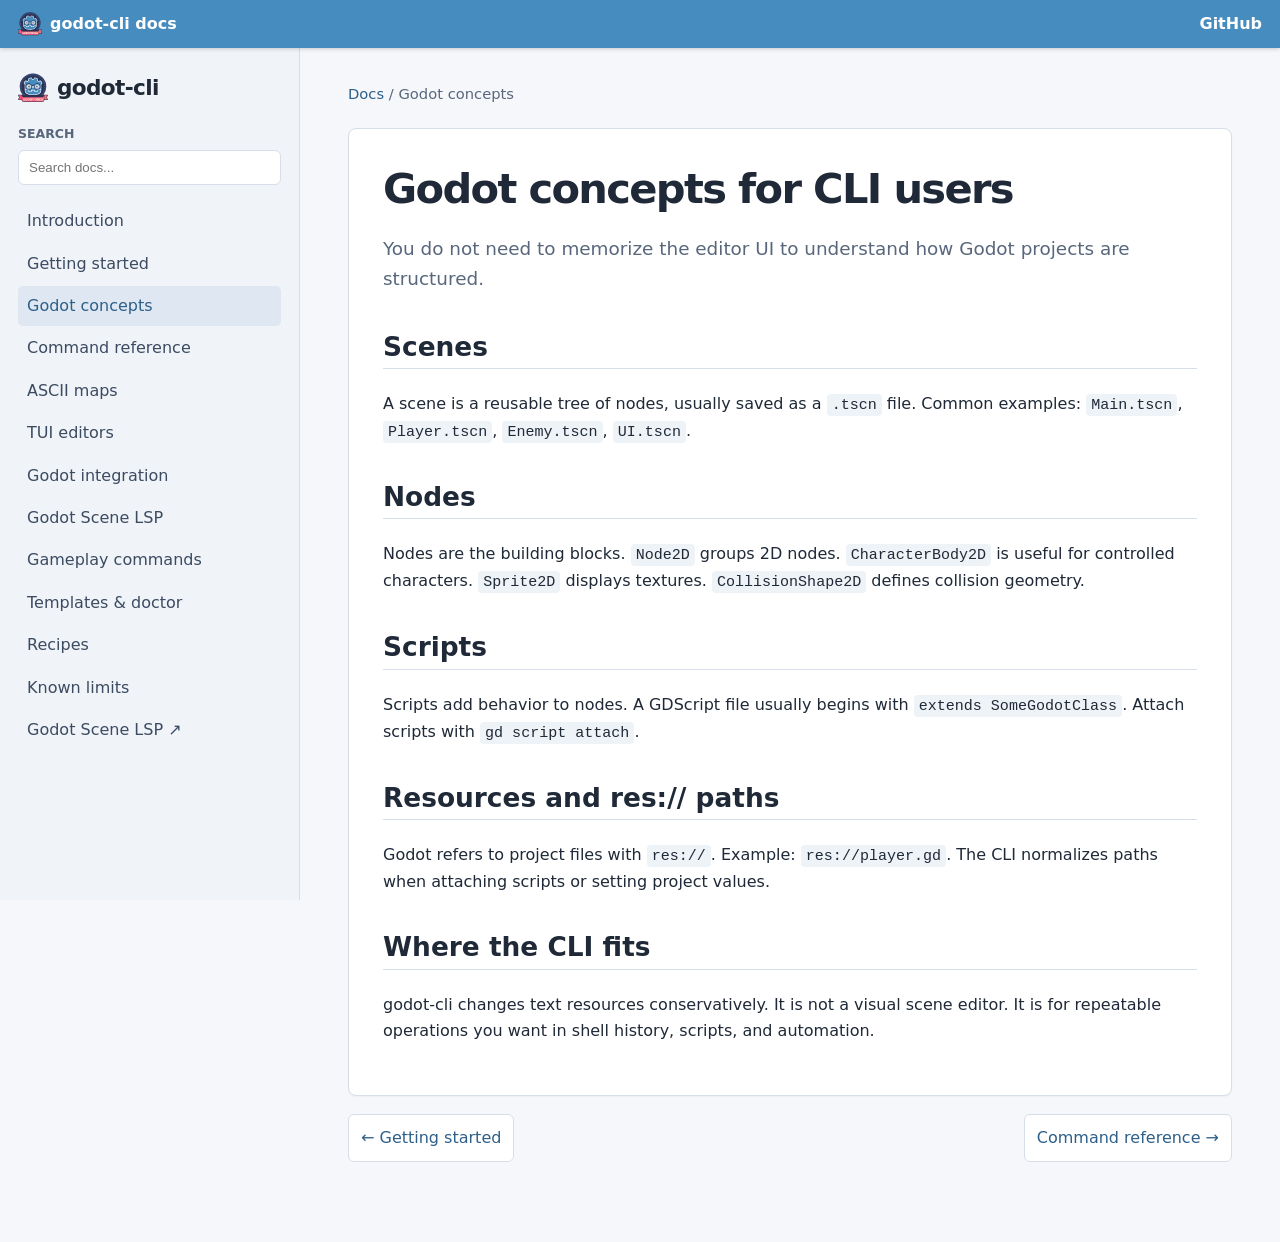
<file: concepts.html>
<!doctype html>
<html lang='en'>
<head>
  <meta charset='utf-8'>
  <meta name='viewport' content='width=device-width, initial-scale=1'>
  <title>Godot concepts — godot-cli docs</title>
  <meta name='description' content='godot-cli documentation'>
  <link rel='stylesheet' href='styles.css'>
</head>
<body>
  <header class='topbar'><button id='menuButton' aria-label='Toggle navigation'>☰</button><a class='topbrand' href='index.html'><img src='assets/godot-documentation-logo.svg' alt='' class='top-logo'> godot-cli docs</a><a href='https://github.com/luisfer-cli/godot-cli'>GitHub</a></header>
  <aside class='sidebar' id='sidebar'>
    <a class='brand' href='index.html'><img src='assets/godot-documentation-logo.svg' alt='Godot logo'> <span>godot-cli</span></a>
    <label class='search-label' for='search'>Search</label>
    <input id='search' type='search' placeholder='Search docs...' autocomplete='off'>
    <div id='searchResults' class='search-results' hidden></div>
    <nav><a  href='index.html'>Introduction</a>
<a  href='getting-started.html'>Getting started</a>
<a class=active href='concepts.html'>Godot concepts</a>
<a  href='commands.html'>Command reference</a>
<a  href='maps.html'>ASCII maps</a>
<a  href='tui.html'>TUI editors</a>
<a  href='godot-integration.html'>Godot integration</a>
<a  href='godot-lsp.html'>Godot Scene LSP</a>
<a  href='gameplay.html'>Gameplay commands</a>
<a  href='productivity.html'>Templates & doctor</a>
<a  href='recipes.html'>Recipes</a>
<a  href='limits.html'>Known limits</a><a href='https://github.com/luisfer-cli/godot-scene-lsp'>Godot Scene LSP ↗</a></nav>
  </aside>
  <main class='content'>
    <div class='breadcrumbs'><a href='index.html'>Docs</a> / <span>Godot concepts</span></div>
    <article>
<h1>Godot concepts for CLI users</h1>
<p class='lead'>You do not need to memorize the editor UI to understand how Godot projects are structured.</p>
<h2>Scenes</h2>
<p>A scene is a reusable tree of nodes, usually saved as a <code>.tscn</code> file. Common examples: <code>Main.tscn</code>, <code>Player.tscn</code>, <code>Enemy.tscn</code>, <code>UI.tscn</code>.</p>
<h2>Nodes</h2>
<p>Nodes are the building blocks. <code>Node2D</code> groups 2D nodes. <code>CharacterBody2D</code> is useful for controlled characters. <code>Sprite2D</code> displays textures. <code>CollisionShape2D</code> defines collision geometry.</p>
<h2>Scripts</h2>
<p>Scripts add behavior to nodes. A GDScript file usually begins with <code>extends SomeGodotClass</code>. Attach scripts with <code>gd script attach</code>.</p>
<h2>Resources and res:// paths</h2>
<p>Godot refers to project files with <code>res://</code>. Example: <code>res://player.gd</code>. The CLI normalizes paths when attaching scripts or setting project values.</p>
<h2>Where the CLI fits</h2>
<p>godot-cli changes text resources conservatively. It is not a visual scene editor. It is for repeatable operations you want in shell history, scripts, and automation.</p>
</article>
    <nav class='pager'><a href='getting-started.html'>← Getting started</a><a href='commands.html'>Command reference →</a></nav>
  </main>
  <script>window.SEARCH_INDEX = [{'url': 'index.html', 'title': 'Introduction', 'text': '\n<h1>godot-cli documentation</h1>\n<p class=lead>godot-cli is a terminal-first workflow for Godot 4. It helps you create, inspect, edit, check, run, and export Godot projects without opening the Godot editor for repetitive tasks.</p>\n<div class=admonition note><p><strong>Philosophy:</strong> use the CLI for repeatable project edits, use Neovim + LSP for rich text editing, and use Godot for visual or engine-specific work.</p></div>\n<h2>What you can do</h2>\n<div class=cards>\n  <a class=card href=getting-started.html><h3>Start a project</h3><p>Create a project, scene, player node, input action, and run it.</p></a>\n  <a class=card href=commands.html><h3>Command reference</h3><p>Every command grouped by project, scene, node, script, map, and export.</p></a>\n  <a class=card href=maps.html><h3>ASCII maps</h3><p>Edit simple 2D levels directly in the terminal.</p></a>\n  <a class=card href=godot-lsp.html><h3>Godot Scene LSP</h3><p>Pair the CLI with completions for scenes, node paths, and resources.</p></a>\n</div>\n<h2>Godot in one minute</h2>\n<p>Godot games are built from <strong>scenes</strong>. Scenes are trees of <strong>nodes</strong>. Nodes can have <strong>scripts</strong>. Files are referenced through <code>res://</code> paths. godot-cli edits those project files from your shell.</p>\n<pre><code>gd project init MyGame\ngd scene create Main --root Node2D\ngd node add Main Player --type CharacterBody2D\ngd script attach Main Player player.gd\ngd check --godot\ngd run</code></pre>\n'}, {'url': 'getting-started.html', 'title': 'Getting started', 'text': '\n<h1>Getting started</h1>\n<p class=lead>This walkthrough creates a small Godot project using only shell commands.</p>\n<h2>Install</h2>\n<pre><code>git clone https://github.com/luisfer-cli/godot-cli.git\ncd godot-cli\nmake install\nexport PATH="$HOME/.local/bin:$PATH"</code></pre>\n<h2>Create a project</h2>\n<pre><code>mkdir MyGame && cd MyGame\ngd project init MyGame\ngd scene create Main --root Node2D\ngd scene main Main</code></pre>\n<h2>Add a player</h2>\n<pre><code>gd node add Main Player --type CharacterBody2D\ngd script create player.gd --extends CharacterBody2D\ngd script attach Main Player player.gd\ngd input add jump Space</code></pre>\n<h2>Create a level</h2>\n<pre><code>gd map new Level1 24 14\ngd map edit Level1\ngd map compile Level1 LevelScene</code></pre>\n<h2>Validate and run</h2>\n<pre><code>gd check --godot\ngd run</code></pre>\n<div class=admonition tip><p><strong>Tip:</strong> if your binary is not named <code>godot</code>, use <code>--godot /path/to/godot</code>.</p></div>\n'}, {'url': 'concepts.html', 'title': 'Godot concepts', 'text': '\n<h1>Godot concepts for CLI users</h1>\n<p class=lead>You do not need to memorize the editor UI to understand how Godot projects are structured.</p>\n<h2>Scenes</h2>\n<p>A scene is a reusable tree of nodes, usually saved as a <code>.tscn</code> file. Common examples: <code>Main.tscn</code>, <code>Player.tscn</code>, <code>Enemy.tscn</code>, <code>UI.tscn</code>.</p>\n<h2>Nodes</h2>\n<p>Nodes are the building blocks. <code>Node2D</code> groups 2D nodes. <code>CharacterBody2D</code> is useful for controlled characters. <code>Sprite2D</code> displays textures. <code>CollisionShape2D</code> defines collision geometry.</p>\n<h2>Scripts</h2>\n<p>Scripts add behavior to nodes. A GDScript file usually begins with <code>extends SomeGodotClass</code>. Attach scripts with <code>gd script attach</code>.</p>\n<h2>Resources and res:// paths</h2>\n<p>Godot refers to project files with <code>res://</code>. Example: <code>res://player.gd</code>. The CLI normalizes paths when attaching scripts or setting project values.</p>\n<h2>Where the CLI fits</h2>\n<p>godot-cli changes text resources conservatively. It is not a visual scene editor. It is for repeatable operations you want in shell history, scripts, and automation.</p>\n'}, {'url': 'commands.html', 'title': 'Command reference', 'text': '\n<h1>Command reference</h1>\n<p class=lead>Commands are intentionally boring and scriptable.</p>\n<h2>Project</h2><pre><code>gd project init &lt;name&gt;\ngd project info\ngd project scaffold\ngd project setting get &lt;section/key&gt;\ngd project setting set &lt;section/key&gt; &lt;value&gt;</code></pre>\n<h2>Scenes</h2><pre><code>gd scene create &lt;path&gt; [--root Node2D]\ngd scene list\ngd scene main &lt;scene&gt;\ngd scene instance &lt;scene&gt; &lt;name&gt; &lt;packed.tscn&gt; [--parent .]\ngd scene grep &lt;pattern&gt;\ngd scene edit &lt;scene&gt;</code></pre>\n<h2>Nodes</h2><pre><code>gd node add &lt;scene&gt; &lt;name&gt; [--type Node2D] [--parent .]\ngd node list &lt;scene&gt;\ngd node get &lt;scene&gt; &lt;node&gt; &lt;property&gt;\ngd node set &lt;scene&gt; &lt;node&gt; &lt;property&gt; &lt;value&gt;\ngd node duplicate &lt;scene&gt; &lt;node&gt; &lt;new_name&gt;\ngd node rename &lt;scene&gt; &lt;node&gt; &lt;new_name&gt;\ngd node move &lt;scene&gt; &lt;node&gt; &lt;new_parent&gt;\ngd node find &lt;scene&gt; [--type T]\ngd node remove &lt;scene&gt; &lt;node&gt;</code></pre>\n<h2>Scripts and signals</h2><pre><code>gd script create &lt;path&gt; [--extends Node] [--template platformer2d]\ngd script attach &lt;scene&gt; &lt;node&gt; &lt;script&gt;\ngd script list\ngd signal connect &lt;scene&gt; &lt;signal&gt; &lt;from_node&gt; &lt;to_node&gt; &lt;method&gt;\ngd signal list &lt;scene&gt;</code></pre>\n<h2>Spritesheets and assets</h2><pre><code>gd spriteframes from-sheet &lt;scene&gt; &lt;node&gt; &lt;image&gt; --anim &lt;name&gt; --frame WxH --count N|auto [--fps N] [--columns N] [--offset X,Y] [--out file.tres] [--append]\ngd asset list\ngd asset check</code></pre>\n<h2>Gameplay builders</h2><pre><code>gd collision add &lt;scene&gt; &lt;node&gt; rectangle|circle|capsule &lt;size&gt;\ngd camera add &lt;scene&gt; &lt;name&gt; [--parent .] [--current] [--zoom N]\ngd audio add &lt;scene&gt; &lt;name&gt; &lt;file&gt; [--parent .]\ngd group add|list|remove &lt;scene&gt; [node] [group]</code></pre>\n<h2>Input and autoloads</h2><pre><code>gd input add &lt;action&gt; &lt;key&gt;\ngd input preset platformer|topdown\ngd input list\ngd input remove &lt;action&gt;\ngd autoload add &lt;name&gt; &lt;script&gt;\ngd autoload list\ngd autoload remove &lt;name&gt;</code></pre>\n<h2>Templates, doctor, docs</h2><pre><code>gd template platformer|topdown|menu\ngd doctor\ngd docs &lt;GodotClass&gt; [--open]</code></pre>\n<h2>Run, check, test, export</h2><pre><code>gd check [--godot [godot]]\ngd test\ngd export list\ngd export run &lt;preset&gt; [output] [--godot godot]\ngd run [--godot godot]\ngd self-test</code></pre>\n'}, {'url': 'maps.html', 'title': 'ASCII maps', 'text': '\n<h1>ASCII maps</h1>\n<p class=lead>ASCII maps are a quick way to sketch 2D levels without a visual TileMap editor.</p>\n<h2>Format</h2>\n<p><code>.</code> is empty. Every other character becomes a node when compiled.</p>\n<pre><code>P#.\n..#</code></pre>\n<h2>Commands</h2>\n<pre><code>gd map new Level1 16 9\ngd map check Level1\ngd map edit Level1\ngd map compile Level1 LevelScene --tile-size 16</code></pre>\n<h2>Legend</h2>\n<p>Create <code>levels/map.legend</code> to map characters to Godot node types.</p>\n<pre><code>[legend]\n#=StaticBody2D\nP=CharacterBody2D\nC=Camera2D</code></pre>\n<h2>Map editor keys</h2>\n<table><tr><th>Key</th><th>Action</th></tr><tr><td><code>h/j/k/l</code></td><td>Move cursor</td></tr><tr><td>printable key</td><td>Select tile</td></tr><tr><td><code>p</code> or space</td><td>Paint</td></tr><tr><td><code>u</code></td><td>Undo</td></tr><tr><td><code>:w</code>, <code>:q</code>, <code>:wq</code></td><td>Write/quit</td></tr></table>\n<div class=admonition note><p><strong>Why not native TileMap?</strong> Native TileMap editing needs TileSet and atlas metadata. The CLI uses ASCII maps until that data model is worth supporting.</p></div>\n'}, {'url': 'tui.html', 'title': 'TUI editors', 'text': '\n<h1>TUI editors</h1>\n<p class=lead>The TUIs are small terminal helpers with Vim-ish bindings. They are not full editor replacements.</p>\n<h2>Scene browser</h2>\n<pre><code>gd scene edit Main</code></pre>\n<table><tr><th>Key</th><th>Action</th></tr><tr><td><code>j/k</code></td><td>Move through nodes</td></tr><tr><td><code>/</code></td><td>Search node path</td></tr><tr><td><code>?</code></td><td>Help</td></tr><tr><td><code>:w</code>, <code>:q</code>, <code>:wq</code></td><td>Write/quit</td></tr></table>\n<h2>Map editor</h2>\n<pre><code>gd map edit Level1</code></pre>\n<p>Use this for quick ASCII map edits. Compile the map back into a scene with <code>gd map compile</code>.</p>\n'}, {'url': 'godot-integration.html', 'title': 'Godot integration', 'text': '\n<h1>Godot integration</h1>\n<p class=lead>The CLI delegates engine work to the real Godot binary.</p>\n<h2>Run</h2><pre><code>gd run\ngd run --godot /opt/Godot_v4/godot</code></pre>\n<h2>Headless check</h2><pre><code>gd check --godot</code></pre>\n<h2>Exports</h2><pre><code>gd export list\ngd export run Linux build/game.x86_64</code></pre>\n<h2>Tests</h2><p>Configure a test command in <code>project.godot</code>.</p><pre><code>[gd]\ntest_command=godot --headless --path . --script res://test_runner.gd</code></pre><pre><code>gd test</code></pre>\n'}, {'url': 'godot-lsp.html', 'title': 'Godot Scene LSP', 'text': '\n<h1>Godot Scene LSP</h1>\n<p class=lead>Pair godot-cli with <a href=https://github.com/luisfer-cli/godot-scene-lsp>godot-scene-lsp</a> for rich Neovim editing.</p>\n<p>The LSP is a minimal dependency-free server focused on scenes, nodes, resources, and GDScript completions while working without opening Godot.</p>\n<h2>Features</h2>\n<ul><li>Scene <code>.tscn</code> completions.</li><li>Node path completions like <code>Player/Sprite</code>.</li><li><code>res://...</code> resource completions for scripts, scenes, textures, audio, and project files.</li><li>Godot classes, keywords, callbacks, and project symbols.</li><li>Document symbols, definitions, references, hover, and simple diagnostics.</li></ul>\n<h2>Install</h2><pre><code>git clone https://github.com/luisfer-cli/godot-scene-lsp.git\ncd godot-scene-lsp\nmake install</code></pre>\n<h2>Neovim</h2><pre><code>vim.lsp.start({\n  name = godot-scene-lsp,\n  cmd = { godot-scene-lsp, --stdio },\n  root_dir = vim.fs.root(0, { project.godot, .git }),\n})</code></pre>\n<h2>Recommended workflow</h2><p>Use godot-cli for repeatable structural changes. Use Neovim + godot-scene-lsp for writing scripts and editing scenes/resources. Use Godot for visual authoring when the terminal stops being the fastest tool.</p>\n'}, {'url': 'gameplay.html', 'title': 'Gameplay commands', 'text': '\n<h1>Gameplay commands</h1>\n<p class=lead>High-value scene building blocks without opening the editor.</p>\n<h2>Instance a scene</h2><pre><code>gd scene instance Main Mob enemy.tscn --parent Enemies</code></pre>\n<p>Adds a <code>PackedScene</code> external resource and a node with <code>instance=ExtResource(...)</code>.</p>\n<h2>Collisions</h2><pre><code>gd collision add Main Player rectangle 16x24\n# circle: radius, capsule: radius,height\ngd collision add Main Aura circle 32</code></pre>\n<p>Creates the <code>RectangleShape2D</code>/<code>CircleShape2D</code>/<code>CapsuleShape2D</code> sub-resource and a <code>CollisionShape2D</code> child node. Polygons stay in Neovim/Godot.</p>\n<h2>Camera and audio</h2><pre><code>gd camera add Main Camera --parent Player --current --zoom 2\ngd audio add Main Jump assets/jump.wav --parent Player</code></pre>\n<h2>Groups and signals</h2><pre><code>gd group add Main Player enemies\ngd group list Main\ngd group remove Main Player enemies\ngd signal connect Main body_entered Area Body _hit\ngd signal list Main</code></pre>\n<h2>Spritesheets</h2><pre><code>gd node add Main PlayerAnim --type AnimatedSprite2D --parent Player\ngd spriteframes from-sheet Main PlayerAnim assets/player.png   --anim walk --frame 16x16 --count auto\ngd spriteframes from-sheet Main PlayerAnim assets/player.png   --anim idle --frame 16x16 --count 4 --append</code></pre>\n<p>Generates a <code>SpriteFrames</code> <code>.tres</code> with one <code>AtlasTexture</code> per frame and assigns it to the node. <code>--count auto</code> derives rows×columns from the real PNG size (clip warning if leftover pixels); <code>--append</code> adds a second animation to the same resource without id collisions. Then play from script:</p>\n<pre><code>$PlayerAnim.play("walk")</code></pre>\n<h2>Reorganizing scenes</h2><pre><code>gd node move Main Player HUD          # reparent (descendants + connections follow)\ngd node find Main --type Sprite2D\ngd scene grep position                 # escena:nodo:linea across all .tscn</code></pre>\n<h2>Assets</h2><pre><code>gd asset list\ngd asset check</code></pre><p>Finds every <code>res://</code> reference in <code>.tscn</code>/<code>.tres</code>/<code>.gd</code>/<code>project.godot</code> and reports broken ones.</p>\n'}, {'url': 'productivity.html', 'title': 'Templates & doctor', 'text': '\n<h1>Templates, presets and doctor</h1>\n<h2>Minimal playable game</h2><pre><code>mkdir MyGame && cd MyGame\ngd template platformer\ngd run</code></pre>\n<p><code>platformer</code>, <code>topdown</code> and <code>menu</code> generate a small playable project: main scene, player with collision+camera, starter script, input actions and folder scaffold. Everything stays plain files you can edit.</p>\n<h2>Script templates</h2><pre><code>gd script create player.gd --template platformer2d\ngd script create game_state.gd --template autoload-state</code></pre>\n<h2>Input presets</h2><pre><code>gd input preset platformer   # move_left A, move_right D, jump Space\ngd input preset topdown      # WASD</code></pre>\n<h2>Scaffold</h2><pre><code>gd project scaffold</code></pre><p>Creates <code>scenes/ scripts/ assets/ levels/</code>.</p>\n<h2>Doctor</h2><pre><code>gd doctor</code></pre><p>Checks <code>project.godot</code>, Godot in <code>PATH</code>, main scene, missing <code>res://</code> resources, export presets, and reminds you about <a href=godot-lsp.html>Godot Scene LSP</a>. Exit code 1 when something is broken.</p>\n<h2>Docs lookup</h2><pre><code>gd docs CharacterBody2D\ngd docs AnimatedSprite2D --open</code></pre><p>Prints (or opens) the official Godot class docs URL.</p>\n'}, {'url': 'recipes.html', 'title': 'Recipes', 'text': '\n<h1>Recipes</h1>\n<h2>Create a player scene</h2><pre><code>gd scene create Player --root CharacterBody2D\ngd node add Player Sprite --type Sprite2D\ngd node add Player Collision --type CollisionShape2D\ngd script create player.gd --extends CharacterBody2D\ngd script attach Player Player player.gd</code></pre>\n<h2>Create a UI scene</h2><pre><code>gd scene create UI --root Control\ngd node add UI Menu --type VBoxContainer\ngd node add UI StartButton --type Button --parent Menu</code></pre>\n<h2>Prepare export</h2><pre><code>gd check --godot\ngd export list\ngd export run Linux dist/my-game.x86_64</code></pre>\n<h2>Use Neovim for deep edits</h2><pre><code>nvim Main.tscn player.gd</code></pre><p>With godot-scene-lsp running, you get project-aware completions for node paths and <code>res://</code> resources.</p>\n'}, {'url': 'limits.html', 'title': 'Known limits', 'text': '\n<h1>Known limits</h1>\n<ul><li><code>.tscn</code> support is conservative and line-preserving, not a full Godot resource parser.</li><li>Native TileMap/TileSet editing is not implemented; use ASCII maps or Neovim/Godot for full tileset metadata.</li><li><code>collision add</code> covers rectangle/circle/capsule; polygon shapes stay in the editor.</li><li>The curses TUIs are intentionally small helpers.</li><li>Input mapping supports basic keys first.</li><li>On Windows, curses may require a compatible terminal environment.</li></ul>\n<h2>Design rule</h2><p>godot-cli should stay boring and scriptable. If a feature starts becoming a clone of Godots editor, it probably belongs in Godot or the LSP instead.</p>\n'}];</script>
  <script src='docs.js'></script>
</body>
</html>
</file>
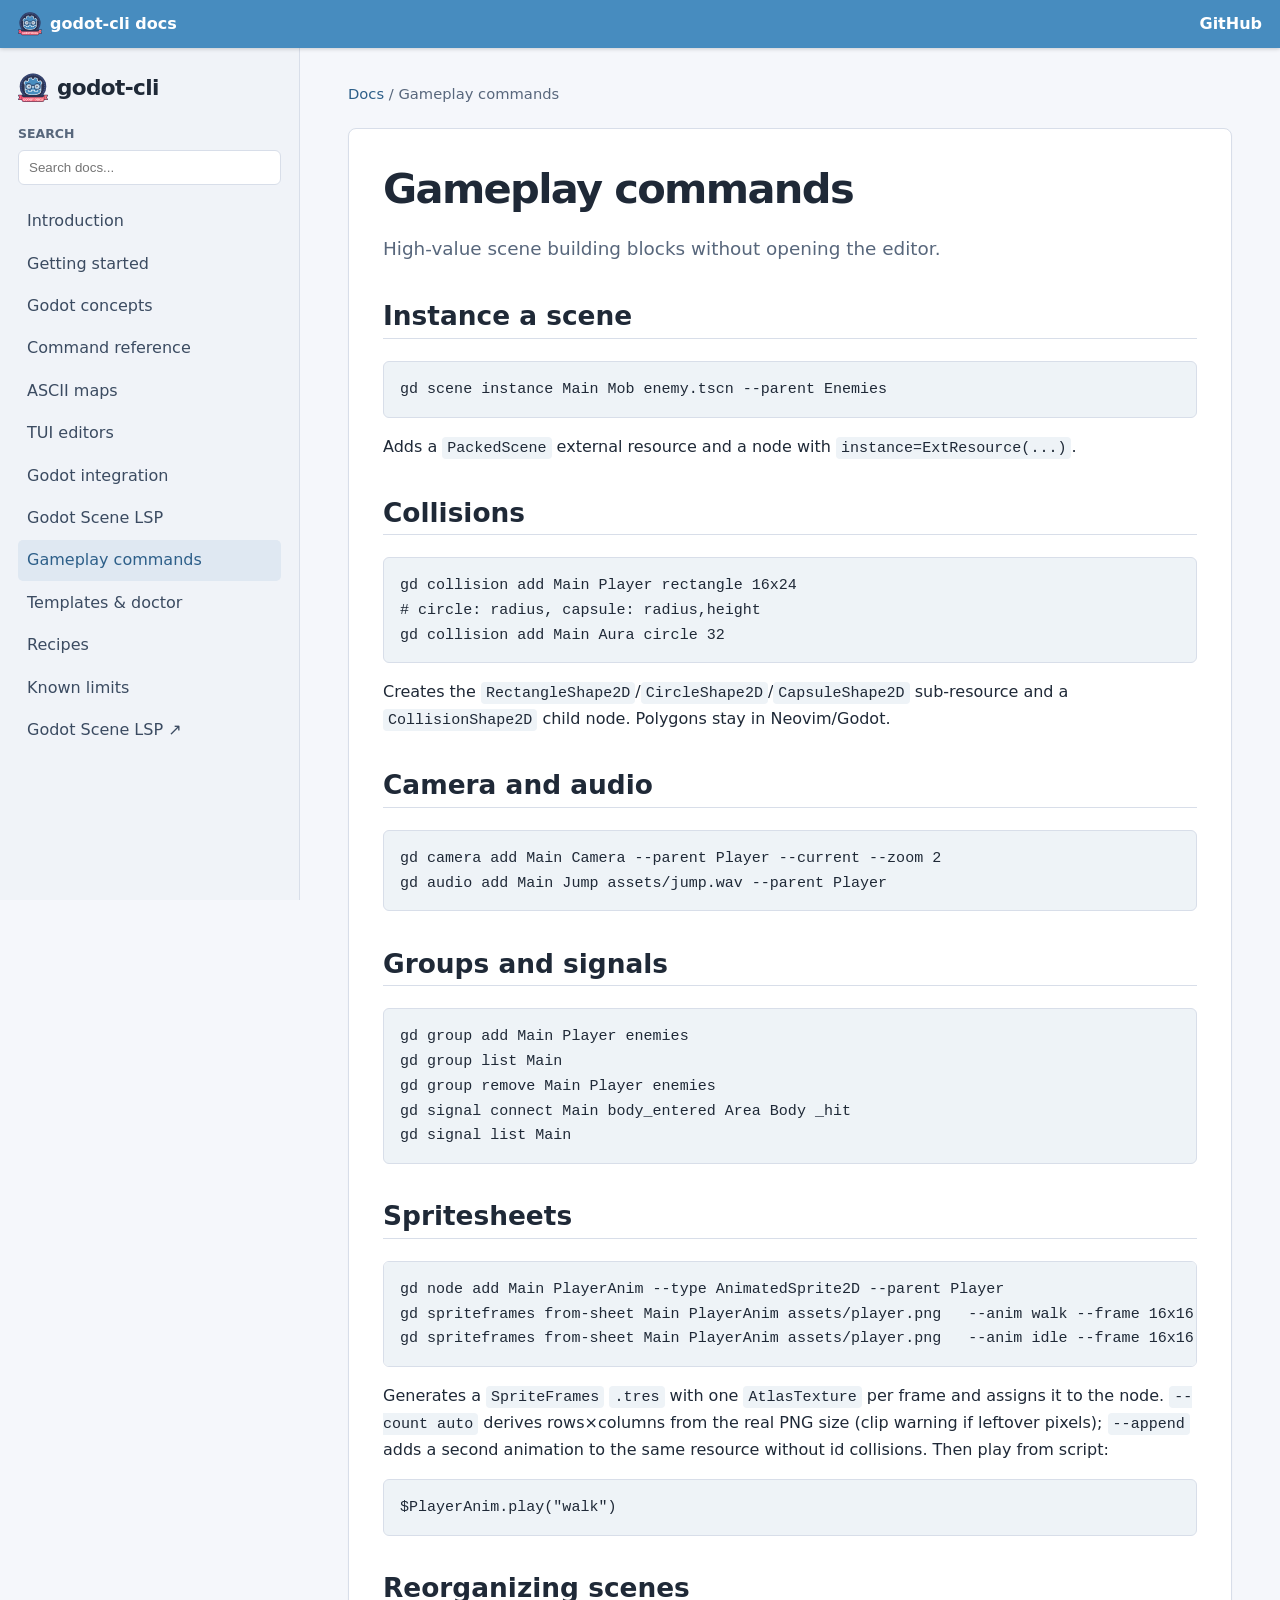
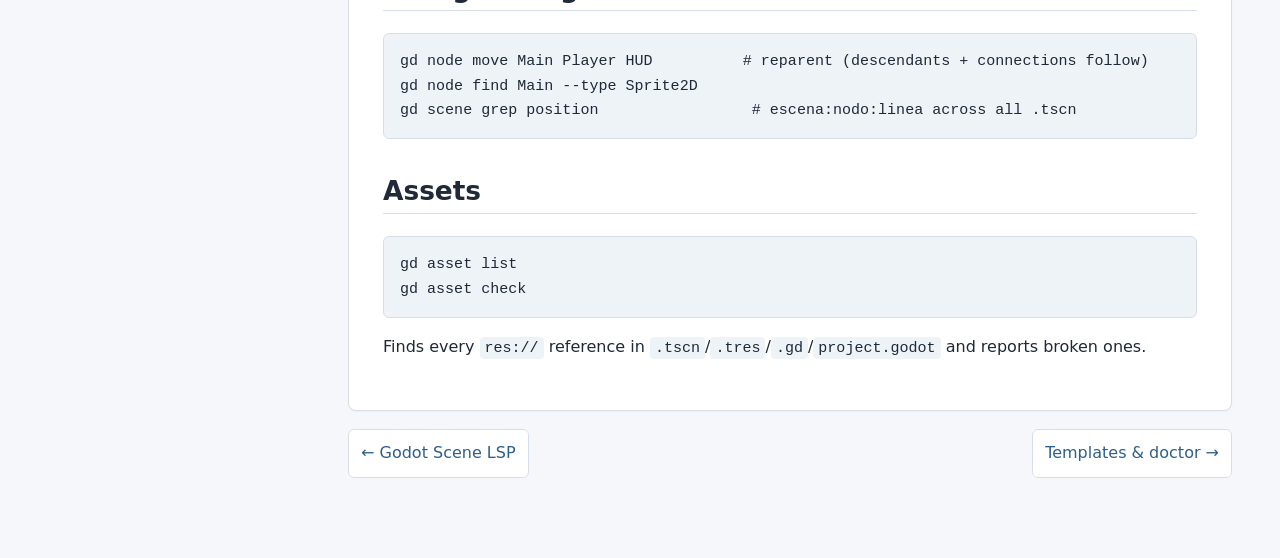
<file: gameplay.html>
<!doctype html>
<html lang='en'>
<head>
  <meta charset='utf-8'>
  <meta name='viewport' content='width=device-width, initial-scale=1'>
  <title>Gameplay commands — godot-cli docs</title>
  <meta name='description' content='godot-cli documentation'>
  <link rel='stylesheet' href='styles.css'>
</head>
<body>
  <header class='topbar'><button id='menuButton' aria-label='Toggle navigation'>☰</button><a class='topbrand' href='index.html'><img src='assets/godot-documentation-logo.svg' alt='' class='top-logo'> godot-cli docs</a><a href='https://github.com/luisfer-cli/godot-cli'>GitHub</a></header>
  <aside class='sidebar' id='sidebar'>
    <a class='brand' href='index.html'><img src='assets/godot-documentation-logo.svg' alt='Godot logo'> <span>godot-cli</span></a>
    <label class='search-label' for='search'>Search</label>
    <input id='search' type='search' placeholder='Search docs...' autocomplete='off'>
    <div id='searchResults' class='search-results' hidden></div>
    <nav><a  href='index.html'>Introduction</a>
<a  href='getting-started.html'>Getting started</a>
<a  href='concepts.html'>Godot concepts</a>
<a  href='commands.html'>Command reference</a>
<a  href='maps.html'>ASCII maps</a>
<a  href='tui.html'>TUI editors</a>
<a  href='godot-integration.html'>Godot integration</a>
<a  href='godot-lsp.html'>Godot Scene LSP</a>
<a class=active href='gameplay.html'>Gameplay commands</a>
<a  href='productivity.html'>Templates & doctor</a>
<a  href='recipes.html'>Recipes</a>
<a  href='limits.html'>Known limits</a><a href='https://github.com/luisfer-cli/godot-scene-lsp'>Godot Scene LSP ↗</a></nav>
  </aside>
  <main class='content'>
    <div class='breadcrumbs'><a href='index.html'>Docs</a> / <span>Gameplay commands</span></div>
    <article>
<h1>Gameplay commands</h1>
<p class='lead'>High-value scene building blocks without opening the editor.</p>
<h2>Instance a scene</h2><pre><code>gd scene instance Main Mob enemy.tscn --parent Enemies</code></pre>
<p>Adds a <code>PackedScene</code> external resource and a node with <code>instance=ExtResource(...)</code>.</p>
<h2>Collisions</h2><pre><code>gd collision add Main Player rectangle 16x24
# circle: radius, capsule: radius,height
gd collision add Main Aura circle 32</code></pre>
<p>Creates the <code>RectangleShape2D</code>/<code>CircleShape2D</code>/<code>CapsuleShape2D</code> sub-resource and a <code>CollisionShape2D</code> child node. Polygons stay in Neovim/Godot.</p>
<h2>Camera and audio</h2><pre><code>gd camera add Main Camera --parent Player --current --zoom 2
gd audio add Main Jump assets/jump.wav --parent Player</code></pre>
<h2>Groups and signals</h2><pre><code>gd group add Main Player enemies
gd group list Main
gd group remove Main Player enemies
gd signal connect Main body_entered Area Body _hit
gd signal list Main</code></pre>
<h2>Spritesheets</h2><pre><code>gd node add Main PlayerAnim --type AnimatedSprite2D --parent Player
gd spriteframes from-sheet Main PlayerAnim assets/player.png   --anim walk --frame 16x16 --count auto
gd spriteframes from-sheet Main PlayerAnim assets/player.png   --anim idle --frame 16x16 --count 4 --append</code></pre>
<p>Generates a <code>SpriteFrames</code> <code>.tres</code> with one <code>AtlasTexture</code> per frame and assigns it to the node. <code>--count auto</code> derives rows×columns from the real PNG size (clip warning if leftover pixels); <code>--append</code> adds a second animation to the same resource without id collisions. Then play from script:</p>
<pre><code>$PlayerAnim.play("walk")</code></pre>
<h2>Reorganizing scenes</h2><pre><code>gd node move Main Player HUD          # reparent (descendants + connections follow)
gd node find Main --type Sprite2D
gd scene grep position                 # escena:nodo:linea across all .tscn</code></pre>
<h2>Assets</h2><pre><code>gd asset list
gd asset check</code></pre><p>Finds every <code>res://</code> reference in <code>.tscn</code>/<code>.tres</code>/<code>.gd</code>/<code>project.godot</code> and reports broken ones.</p>
</article>
    <nav class='pager'><a href='godot-lsp.html'>← Godot Scene LSP</a><a href='productivity.html'>Templates & doctor →</a></nav>
  </main>
  <script>window.SEARCH_INDEX = [{'url': 'index.html', 'title': 'Introduction', 'text': '\n<h1>godot-cli documentation</h1>\n<p class=lead>godot-cli is a terminal-first workflow for Godot 4. It helps you create, inspect, edit, check, run, and export Godot projects without opening the Godot editor for repetitive tasks.</p>\n<div class=admonition note><p><strong>Philosophy:</strong> use the CLI for repeatable project edits, use Neovim + LSP for rich text editing, and use Godot for visual or engine-specific work.</p></div>\n<h2>What you can do</h2>\n<div class=cards>\n  <a class=card href=getting-started.html><h3>Start a project</h3><p>Create a project, scene, player node, input action, and run it.</p></a>\n  <a class=card href=commands.html><h3>Command reference</h3><p>Every command grouped by project, scene, node, script, map, and export.</p></a>\n  <a class=card href=maps.html><h3>ASCII maps</h3><p>Edit simple 2D levels directly in the terminal.</p></a>\n  <a class=card href=godot-lsp.html><h3>Godot Scene LSP</h3><p>Pair the CLI with completions for scenes, node paths, and resources.</p></a>\n</div>\n<h2>Godot in one minute</h2>\n<p>Godot games are built from <strong>scenes</strong>. Scenes are trees of <strong>nodes</strong>. Nodes can have <strong>scripts</strong>. Files are referenced through <code>res://</code> paths. godot-cli edits those project files from your shell.</p>\n<pre><code>gd project init MyGame\ngd scene create Main --root Node2D\ngd node add Main Player --type CharacterBody2D\ngd script attach Main Player player.gd\ngd check --godot\ngd run</code></pre>\n'}, {'url': 'getting-started.html', 'title': 'Getting started', 'text': '\n<h1>Getting started</h1>\n<p class=lead>This walkthrough creates a small Godot project using only shell commands.</p>\n<h2>Install</h2>\n<pre><code>git clone https://github.com/luisfer-cli/godot-cli.git\ncd godot-cli\nmake install\nexport PATH="$HOME/.local/bin:$PATH"</code></pre>\n<h2>Create a project</h2>\n<pre><code>mkdir MyGame && cd MyGame\ngd project init MyGame\ngd scene create Main --root Node2D\ngd scene main Main</code></pre>\n<h2>Add a player</h2>\n<pre><code>gd node add Main Player --type CharacterBody2D\ngd script create player.gd --extends CharacterBody2D\ngd script attach Main Player player.gd\ngd input add jump Space</code></pre>\n<h2>Create a level</h2>\n<pre><code>gd map new Level1 24 14\ngd map edit Level1\ngd map compile Level1 LevelScene</code></pre>\n<h2>Validate and run</h2>\n<pre><code>gd check --godot\ngd run</code></pre>\n<div class=admonition tip><p><strong>Tip:</strong> if your binary is not named <code>godot</code>, use <code>--godot /path/to/godot</code>.</p></div>\n'}, {'url': 'concepts.html', 'title': 'Godot concepts', 'text': '\n<h1>Godot concepts for CLI users</h1>\n<p class=lead>You do not need to memorize the editor UI to understand how Godot projects are structured.</p>\n<h2>Scenes</h2>\n<p>A scene is a reusable tree of nodes, usually saved as a <code>.tscn</code> file. Common examples: <code>Main.tscn</code>, <code>Player.tscn</code>, <code>Enemy.tscn</code>, <code>UI.tscn</code>.</p>\n<h2>Nodes</h2>\n<p>Nodes are the building blocks. <code>Node2D</code> groups 2D nodes. <code>CharacterBody2D</code> is useful for controlled characters. <code>Sprite2D</code> displays textures. <code>CollisionShape2D</code> defines collision geometry.</p>\n<h2>Scripts</h2>\n<p>Scripts add behavior to nodes. A GDScript file usually begins with <code>extends SomeGodotClass</code>. Attach scripts with <code>gd script attach</code>.</p>\n<h2>Resources and res:// paths</h2>\n<p>Godot refers to project files with <code>res://</code>. Example: <code>res://player.gd</code>. The CLI normalizes paths when attaching scripts or setting project values.</p>\n<h2>Where the CLI fits</h2>\n<p>godot-cli changes text resources conservatively. It is not a visual scene editor. It is for repeatable operations you want in shell history, scripts, and automation.</p>\n'}, {'url': 'commands.html', 'title': 'Command reference', 'text': '\n<h1>Command reference</h1>\n<p class=lead>Commands are intentionally boring and scriptable.</p>\n<h2>Project</h2><pre><code>gd project init &lt;name&gt;\ngd project info\ngd project scaffold\ngd project setting get &lt;section/key&gt;\ngd project setting set &lt;section/key&gt; &lt;value&gt;</code></pre>\n<h2>Scenes</h2><pre><code>gd scene create &lt;path&gt; [--root Node2D]\ngd scene list\ngd scene main &lt;scene&gt;\ngd scene instance &lt;scene&gt; &lt;name&gt; &lt;packed.tscn&gt; [--parent .]\ngd scene grep &lt;pattern&gt;\ngd scene edit &lt;scene&gt;</code></pre>\n<h2>Nodes</h2><pre><code>gd node add &lt;scene&gt; &lt;name&gt; [--type Node2D] [--parent .]\ngd node list &lt;scene&gt;\ngd node get &lt;scene&gt; &lt;node&gt; &lt;property&gt;\ngd node set &lt;scene&gt; &lt;node&gt; &lt;property&gt; &lt;value&gt;\ngd node duplicate &lt;scene&gt; &lt;node&gt; &lt;new_name&gt;\ngd node rename &lt;scene&gt; &lt;node&gt; &lt;new_name&gt;\ngd node move &lt;scene&gt; &lt;node&gt; &lt;new_parent&gt;\ngd node find &lt;scene&gt; [--type T]\ngd node remove &lt;scene&gt; &lt;node&gt;</code></pre>\n<h2>Scripts and signals</h2><pre><code>gd script create &lt;path&gt; [--extends Node] [--template platformer2d]\ngd script attach &lt;scene&gt; &lt;node&gt; &lt;script&gt;\ngd script list\ngd signal connect &lt;scene&gt; &lt;signal&gt; &lt;from_node&gt; &lt;to_node&gt; &lt;method&gt;\ngd signal list &lt;scene&gt;</code></pre>\n<h2>Spritesheets and assets</h2><pre><code>gd spriteframes from-sheet &lt;scene&gt; &lt;node&gt; &lt;image&gt; --anim &lt;name&gt; --frame WxH --count N|auto [--fps N] [--columns N] [--offset X,Y] [--out file.tres] [--append]\ngd asset list\ngd asset check</code></pre>\n<h2>Gameplay builders</h2><pre><code>gd collision add &lt;scene&gt; &lt;node&gt; rectangle|circle|capsule &lt;size&gt;\ngd camera add &lt;scene&gt; &lt;name&gt; [--parent .] [--current] [--zoom N]\ngd audio add &lt;scene&gt; &lt;name&gt; &lt;file&gt; [--parent .]\ngd group add|list|remove &lt;scene&gt; [node] [group]</code></pre>\n<h2>Input and autoloads</h2><pre><code>gd input add &lt;action&gt; &lt;key&gt;\ngd input preset platformer|topdown\ngd input list\ngd input remove &lt;action&gt;\ngd autoload add &lt;name&gt; &lt;script&gt;\ngd autoload list\ngd autoload remove &lt;name&gt;</code></pre>\n<h2>Templates, doctor, docs</h2><pre><code>gd template platformer|topdown|menu\ngd doctor\ngd docs &lt;GodotClass&gt; [--open]</code></pre>\n<h2>Run, check, test, export</h2><pre><code>gd check [--godot [godot]]\ngd test\ngd export list\ngd export run &lt;preset&gt; [output] [--godot godot]\ngd run [--godot godot]\ngd self-test</code></pre>\n'}, {'url': 'maps.html', 'title': 'ASCII maps', 'text': '\n<h1>ASCII maps</h1>\n<p class=lead>ASCII maps are a quick way to sketch 2D levels without a visual TileMap editor.</p>\n<h2>Format</h2>\n<p><code>.</code> is empty. Every other character becomes a node when compiled.</p>\n<pre><code>P#.\n..#</code></pre>\n<h2>Commands</h2>\n<pre><code>gd map new Level1 16 9\ngd map check Level1\ngd map edit Level1\ngd map compile Level1 LevelScene --tile-size 16</code></pre>\n<h2>Legend</h2>\n<p>Create <code>levels/map.legend</code> to map characters to Godot node types.</p>\n<pre><code>[legend]\n#=StaticBody2D\nP=CharacterBody2D\nC=Camera2D</code></pre>\n<h2>Map editor keys</h2>\n<table><tr><th>Key</th><th>Action</th></tr><tr><td><code>h/j/k/l</code></td><td>Move cursor</td></tr><tr><td>printable key</td><td>Select tile</td></tr><tr><td><code>p</code> or space</td><td>Paint</td></tr><tr><td><code>u</code></td><td>Undo</td></tr><tr><td><code>:w</code>, <code>:q</code>, <code>:wq</code></td><td>Write/quit</td></tr></table>\n<div class=admonition note><p><strong>Why not native TileMap?</strong> Native TileMap editing needs TileSet and atlas metadata. The CLI uses ASCII maps until that data model is worth supporting.</p></div>\n'}, {'url': 'tui.html', 'title': 'TUI editors', 'text': '\n<h1>TUI editors</h1>\n<p class=lead>The TUIs are small terminal helpers with Vim-ish bindings. They are not full editor replacements.</p>\n<h2>Scene browser</h2>\n<pre><code>gd scene edit Main</code></pre>\n<table><tr><th>Key</th><th>Action</th></tr><tr><td><code>j/k</code></td><td>Move through nodes</td></tr><tr><td><code>/</code></td><td>Search node path</td></tr><tr><td><code>?</code></td><td>Help</td></tr><tr><td><code>:w</code>, <code>:q</code>, <code>:wq</code></td><td>Write/quit</td></tr></table>\n<h2>Map editor</h2>\n<pre><code>gd map edit Level1</code></pre>\n<p>Use this for quick ASCII map edits. Compile the map back into a scene with <code>gd map compile</code>.</p>\n'}, {'url': 'godot-integration.html', 'title': 'Godot integration', 'text': '\n<h1>Godot integration</h1>\n<p class=lead>The CLI delegates engine work to the real Godot binary.</p>\n<h2>Run</h2><pre><code>gd run\ngd run --godot /opt/Godot_v4/godot</code></pre>\n<h2>Headless check</h2><pre><code>gd check --godot</code></pre>\n<h2>Exports</h2><pre><code>gd export list\ngd export run Linux build/game.x86_64</code></pre>\n<h2>Tests</h2><p>Configure a test command in <code>project.godot</code>.</p><pre><code>[gd]\ntest_command=godot --headless --path . --script res://test_runner.gd</code></pre><pre><code>gd test</code></pre>\n'}, {'url': 'godot-lsp.html', 'title': 'Godot Scene LSP', 'text': '\n<h1>Godot Scene LSP</h1>\n<p class=lead>Pair godot-cli with <a href=https://github.com/luisfer-cli/godot-scene-lsp>godot-scene-lsp</a> for rich Neovim editing.</p>\n<p>The LSP is a minimal dependency-free server focused on scenes, nodes, resources, and GDScript completions while working without opening Godot.</p>\n<h2>Features</h2>\n<ul><li>Scene <code>.tscn</code> completions.</li><li>Node path completions like <code>Player/Sprite</code>.</li><li><code>res://...</code> resource completions for scripts, scenes, textures, audio, and project files.</li><li>Godot classes, keywords, callbacks, and project symbols.</li><li>Document symbols, definitions, references, hover, and simple diagnostics.</li></ul>\n<h2>Install</h2><pre><code>git clone https://github.com/luisfer-cli/godot-scene-lsp.git\ncd godot-scene-lsp\nmake install</code></pre>\n<h2>Neovim</h2><pre><code>vim.lsp.start({\n  name = godot-scene-lsp,\n  cmd = { godot-scene-lsp, --stdio },\n  root_dir = vim.fs.root(0, { project.godot, .git }),\n})</code></pre>\n<h2>Recommended workflow</h2><p>Use godot-cli for repeatable structural changes. Use Neovim + godot-scene-lsp for writing scripts and editing scenes/resources. Use Godot for visual authoring when the terminal stops being the fastest tool.</p>\n'}, {'url': 'gameplay.html', 'title': 'Gameplay commands', 'text': '\n<h1>Gameplay commands</h1>\n<p class=lead>High-value scene building blocks without opening the editor.</p>\n<h2>Instance a scene</h2><pre><code>gd scene instance Main Mob enemy.tscn --parent Enemies</code></pre>\n<p>Adds a <code>PackedScene</code> external resource and a node with <code>instance=ExtResource(...)</code>.</p>\n<h2>Collisions</h2><pre><code>gd collision add Main Player rectangle 16x24\n# circle: radius, capsule: radius,height\ngd collision add Main Aura circle 32</code></pre>\n<p>Creates the <code>RectangleShape2D</code>/<code>CircleShape2D</code>/<code>CapsuleShape2D</code> sub-resource and a <code>CollisionShape2D</code> child node. Polygons stay in Neovim/Godot.</p>\n<h2>Camera and audio</h2><pre><code>gd camera add Main Camera --parent Player --current --zoom 2\ngd audio add Main Jump assets/jump.wav --parent Player</code></pre>\n<h2>Groups and signals</h2><pre><code>gd group add Main Player enemies\ngd group list Main\ngd group remove Main Player enemies\ngd signal connect Main body_entered Area Body _hit\ngd signal list Main</code></pre>\n<h2>Spritesheets</h2><pre><code>gd node add Main PlayerAnim --type AnimatedSprite2D --parent Player\ngd spriteframes from-sheet Main PlayerAnim assets/player.png   --anim walk --frame 16x16 --count auto\ngd spriteframes from-sheet Main PlayerAnim assets/player.png   --anim idle --frame 16x16 --count 4 --append</code></pre>\n<p>Generates a <code>SpriteFrames</code> <code>.tres</code> with one <code>AtlasTexture</code> per frame and assigns it to the node. <code>--count auto</code> derives rows×columns from the real PNG size (clip warning if leftover pixels); <code>--append</code> adds a second animation to the same resource without id collisions. Then play from script:</p>\n<pre><code>$PlayerAnim.play("walk")</code></pre>\n<h2>Reorganizing scenes</h2><pre><code>gd node move Main Player HUD          # reparent (descendants + connections follow)\ngd node find Main --type Sprite2D\ngd scene grep position                 # escena:nodo:linea across all .tscn</code></pre>\n<h2>Assets</h2><pre><code>gd asset list\ngd asset check</code></pre><p>Finds every <code>res://</code> reference in <code>.tscn</code>/<code>.tres</code>/<code>.gd</code>/<code>project.godot</code> and reports broken ones.</p>\n'}, {'url': 'productivity.html', 'title': 'Templates & doctor', 'text': '\n<h1>Templates, presets and doctor</h1>\n<h2>Minimal playable game</h2><pre><code>mkdir MyGame && cd MyGame\ngd template platformer\ngd run</code></pre>\n<p><code>platformer</code>, <code>topdown</code> and <code>menu</code> generate a small playable project: main scene, player with collision+camera, starter script, input actions and folder scaffold. Everything stays plain files you can edit.</p>\n<h2>Script templates</h2><pre><code>gd script create player.gd --template platformer2d\ngd script create game_state.gd --template autoload-state</code></pre>\n<h2>Input presets</h2><pre><code>gd input preset platformer   # move_left A, move_right D, jump Space\ngd input preset topdown      # WASD</code></pre>\n<h2>Scaffold</h2><pre><code>gd project scaffold</code></pre><p>Creates <code>scenes/ scripts/ assets/ levels/</code>.</p>\n<h2>Doctor</h2><pre><code>gd doctor</code></pre><p>Checks <code>project.godot</code>, Godot in <code>PATH</code>, main scene, missing <code>res://</code> resources, export presets, and reminds you about <a href=godot-lsp.html>Godot Scene LSP</a>. Exit code 1 when something is broken.</p>\n<h2>Docs lookup</h2><pre><code>gd docs CharacterBody2D\ngd docs AnimatedSprite2D --open</code></pre><p>Prints (or opens) the official Godot class docs URL.</p>\n'}, {'url': 'recipes.html', 'title': 'Recipes', 'text': '\n<h1>Recipes</h1>\n<h2>Create a player scene</h2><pre><code>gd scene create Player --root CharacterBody2D\ngd node add Player Sprite --type Sprite2D\ngd node add Player Collision --type CollisionShape2D\ngd script create player.gd --extends CharacterBody2D\ngd script attach Player Player player.gd</code></pre>\n<h2>Create a UI scene</h2><pre><code>gd scene create UI --root Control\ngd node add UI Menu --type VBoxContainer\ngd node add UI StartButton --type Button --parent Menu</code></pre>\n<h2>Prepare export</h2><pre><code>gd check --godot\ngd export list\ngd export run Linux dist/my-game.x86_64</code></pre>\n<h2>Use Neovim for deep edits</h2><pre><code>nvim Main.tscn player.gd</code></pre><p>With godot-scene-lsp running, you get project-aware completions for node paths and <code>res://</code> resources.</p>\n'}, {'url': 'limits.html', 'title': 'Known limits', 'text': '\n<h1>Known limits</h1>\n<ul><li><code>.tscn</code> support is conservative and line-preserving, not a full Godot resource parser.</li><li>Native TileMap/TileSet editing is not implemented; use ASCII maps or Neovim/Godot for full tileset metadata.</li><li><code>collision add</code> covers rectangle/circle/capsule; polygon shapes stay in the editor.</li><li>The curses TUIs are intentionally small helpers.</li><li>Input mapping supports basic keys first.</li><li>On Windows, curses may require a compatible terminal environment.</li></ul>\n<h2>Design rule</h2><p>godot-cli should stay boring and scriptable. If a feature starts becoming a clone of Godots editor, it probably belongs in Godot or the LSP instead.</p>\n'}];</script>
  <script src='docs.js'></script>
</body>
</html>
</file>
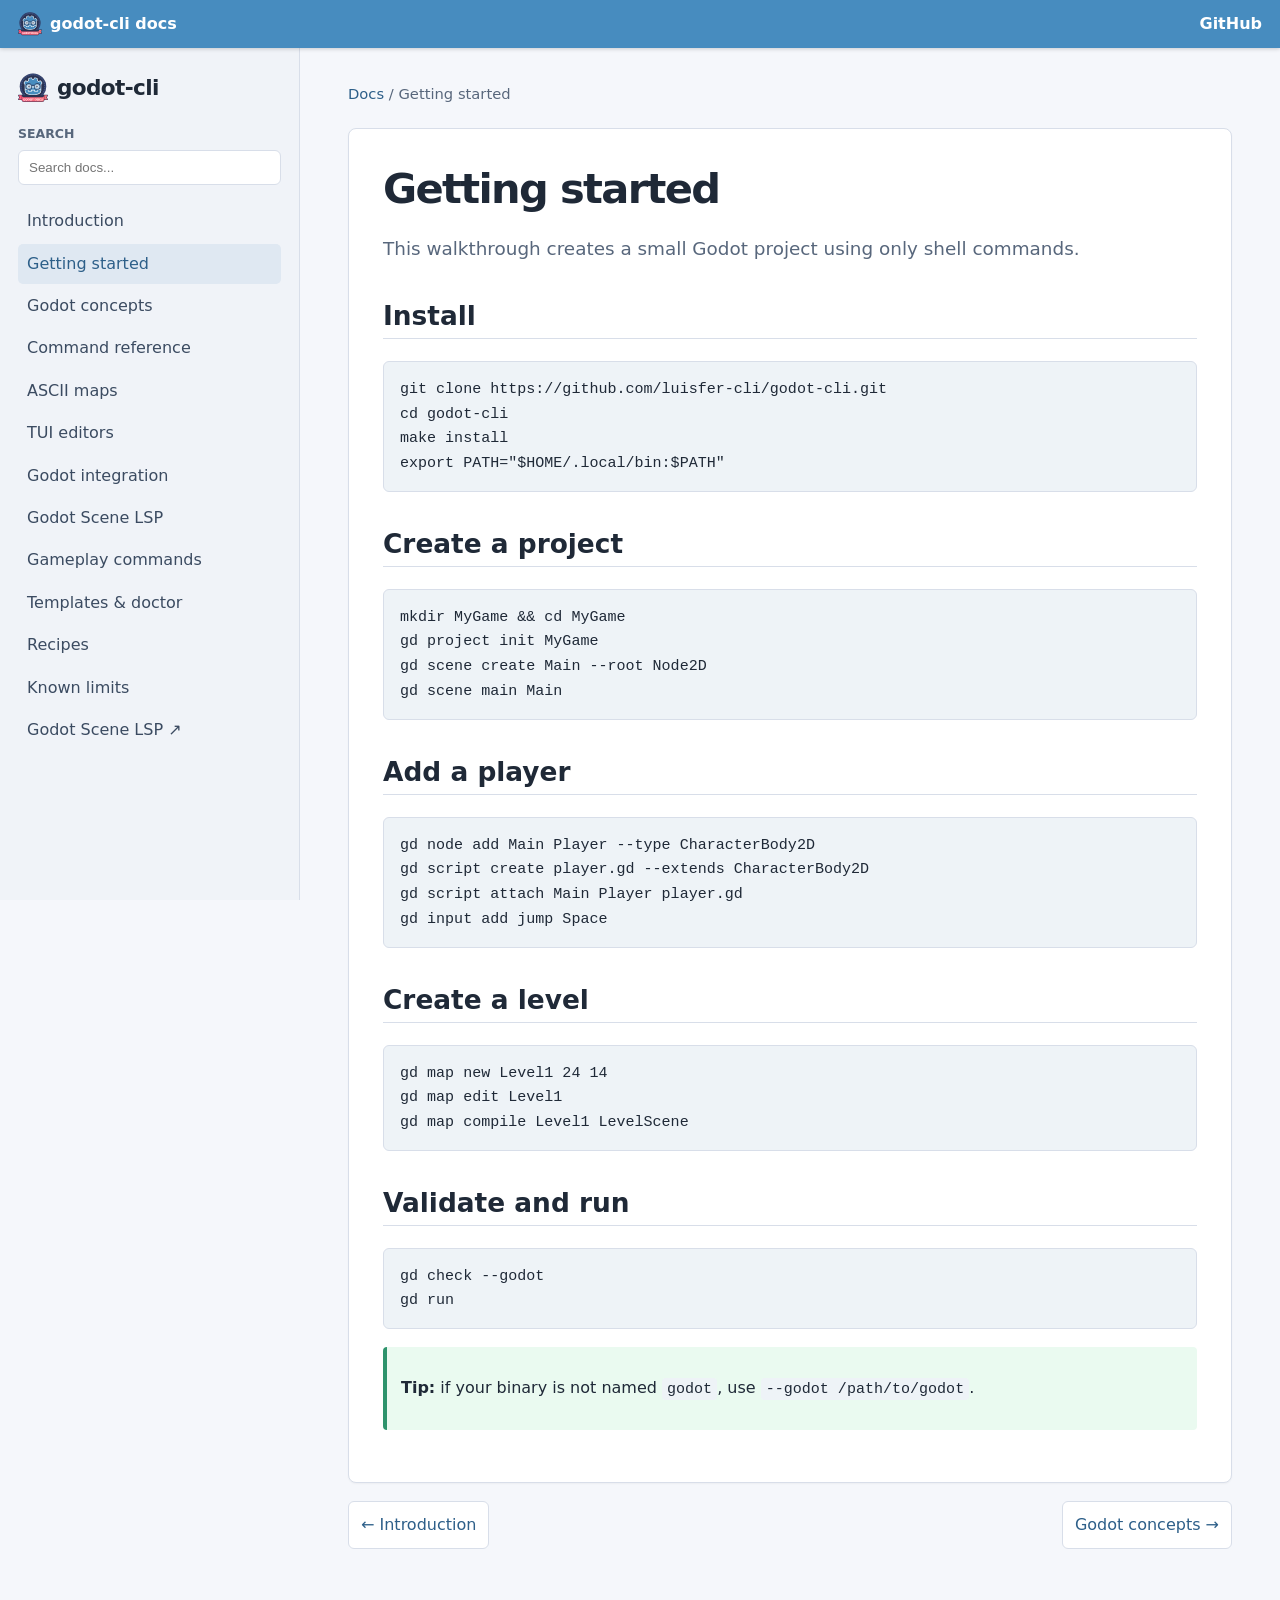
<file: getting-started.html>
<!doctype html>
<html lang='en'>
<head>
  <meta charset='utf-8'>
  <meta name='viewport' content='width=device-width, initial-scale=1'>
  <title>Getting started — godot-cli docs</title>
  <meta name='description' content='godot-cli documentation'>
  <link rel='stylesheet' href='styles.css'>
</head>
<body>
  <header class='topbar'><button id='menuButton' aria-label='Toggle navigation'>☰</button><a class='topbrand' href='index.html'><img src='assets/godot-documentation-logo.svg' alt='' class='top-logo'> godot-cli docs</a><a href='https://github.com/luisfer-cli/godot-cli'>GitHub</a></header>
  <aside class='sidebar' id='sidebar'>
    <a class='brand' href='index.html'><img src='assets/godot-documentation-logo.svg' alt='Godot logo'> <span>godot-cli</span></a>
    <label class='search-label' for='search'>Search</label>
    <input id='search' type='search' placeholder='Search docs...' autocomplete='off'>
    <div id='searchResults' class='search-results' hidden></div>
    <nav><a  href='index.html'>Introduction</a>
<a class=active href='getting-started.html'>Getting started</a>
<a  href='concepts.html'>Godot concepts</a>
<a  href='commands.html'>Command reference</a>
<a  href='maps.html'>ASCII maps</a>
<a  href='tui.html'>TUI editors</a>
<a  href='godot-integration.html'>Godot integration</a>
<a  href='godot-lsp.html'>Godot Scene LSP</a>
<a  href='gameplay.html'>Gameplay commands</a>
<a  href='productivity.html'>Templates & doctor</a>
<a  href='recipes.html'>Recipes</a>
<a  href='limits.html'>Known limits</a><a href='https://github.com/luisfer-cli/godot-scene-lsp'>Godot Scene LSP ↗</a></nav>
  </aside>
  <main class='content'>
    <div class='breadcrumbs'><a href='index.html'>Docs</a> / <span>Getting started</span></div>
    <article>
<h1>Getting started</h1>
<p class='lead'>This walkthrough creates a small Godot project using only shell commands.</p>
<h2>Install</h2>
<pre><code>git clone https://github.com/luisfer-cli/godot-cli.git
cd godot-cli
make install
export PATH="$HOME/.local/bin:$PATH"</code></pre>
<h2>Create a project</h2>
<pre><code>mkdir MyGame && cd MyGame
gd project init MyGame
gd scene create Main --root Node2D
gd scene main Main</code></pre>
<h2>Add a player</h2>
<pre><code>gd node add Main Player --type CharacterBody2D
gd script create player.gd --extends CharacterBody2D
gd script attach Main Player player.gd
gd input add jump Space</code></pre>
<h2>Create a level</h2>
<pre><code>gd map new Level1 24 14
gd map edit Level1
gd map compile Level1 LevelScene</code></pre>
<h2>Validate and run</h2>
<pre><code>gd check --godot
gd run</code></pre>
<div class='admonition tip'><p><strong>Tip:</strong> if your binary is not named <code>godot</code>, use <code>--godot /path/to/godot</code>.</p></div>
</article>
    <nav class='pager'><a href='index.html'>← Introduction</a><a href='concepts.html'>Godot concepts →</a></nav>
  </main>
  <script>window.SEARCH_INDEX = [{'url': 'index.html', 'title': 'Introduction', 'text': '\n<h1>godot-cli documentation</h1>\n<p class=lead>godot-cli is a terminal-first workflow for Godot 4. It helps you create, inspect, edit, check, run, and export Godot projects without opening the Godot editor for repetitive tasks.</p>\n<div class=admonition note><p><strong>Philosophy:</strong> use the CLI for repeatable project edits, use Neovim + LSP for rich text editing, and use Godot for visual or engine-specific work.</p></div>\n<h2>What you can do</h2>\n<div class=cards>\n  <a class=card href=getting-started.html><h3>Start a project</h3><p>Create a project, scene, player node, input action, and run it.</p></a>\n  <a class=card href=commands.html><h3>Command reference</h3><p>Every command grouped by project, scene, node, script, map, and export.</p></a>\n  <a class=card href=maps.html><h3>ASCII maps</h3><p>Edit simple 2D levels directly in the terminal.</p></a>\n  <a class=card href=godot-lsp.html><h3>Godot Scene LSP</h3><p>Pair the CLI with completions for scenes, node paths, and resources.</p></a>\n</div>\n<h2>Godot in one minute</h2>\n<p>Godot games are built from <strong>scenes</strong>. Scenes are trees of <strong>nodes</strong>. Nodes can have <strong>scripts</strong>. Files are referenced through <code>res://</code> paths. godot-cli edits those project files from your shell.</p>\n<pre><code>gd project init MyGame\ngd scene create Main --root Node2D\ngd node add Main Player --type CharacterBody2D\ngd script attach Main Player player.gd\ngd check --godot\ngd run</code></pre>\n'}, {'url': 'getting-started.html', 'title': 'Getting started', 'text': '\n<h1>Getting started</h1>\n<p class=lead>This walkthrough creates a small Godot project using only shell commands.</p>\n<h2>Install</h2>\n<pre><code>git clone https://github.com/luisfer-cli/godot-cli.git\ncd godot-cli\nmake install\nexport PATH="$HOME/.local/bin:$PATH"</code></pre>\n<h2>Create a project</h2>\n<pre><code>mkdir MyGame && cd MyGame\ngd project init MyGame\ngd scene create Main --root Node2D\ngd scene main Main</code></pre>\n<h2>Add a player</h2>\n<pre><code>gd node add Main Player --type CharacterBody2D\ngd script create player.gd --extends CharacterBody2D\ngd script attach Main Player player.gd\ngd input add jump Space</code></pre>\n<h2>Create a level</h2>\n<pre><code>gd map new Level1 24 14\ngd map edit Level1\ngd map compile Level1 LevelScene</code></pre>\n<h2>Validate and run</h2>\n<pre><code>gd check --godot\ngd run</code></pre>\n<div class=admonition tip><p><strong>Tip:</strong> if your binary is not named <code>godot</code>, use <code>--godot /path/to/godot</code>.</p></div>\n'}, {'url': 'concepts.html', 'title': 'Godot concepts', 'text': '\n<h1>Godot concepts for CLI users</h1>\n<p class=lead>You do not need to memorize the editor UI to understand how Godot projects are structured.</p>\n<h2>Scenes</h2>\n<p>A scene is a reusable tree of nodes, usually saved as a <code>.tscn</code> file. Common examples: <code>Main.tscn</code>, <code>Player.tscn</code>, <code>Enemy.tscn</code>, <code>UI.tscn</code>.</p>\n<h2>Nodes</h2>\n<p>Nodes are the building blocks. <code>Node2D</code> groups 2D nodes. <code>CharacterBody2D</code> is useful for controlled characters. <code>Sprite2D</code> displays textures. <code>CollisionShape2D</code> defines collision geometry.</p>\n<h2>Scripts</h2>\n<p>Scripts add behavior to nodes. A GDScript file usually begins with <code>extends SomeGodotClass</code>. Attach scripts with <code>gd script attach</code>.</p>\n<h2>Resources and res:// paths</h2>\n<p>Godot refers to project files with <code>res://</code>. Example: <code>res://player.gd</code>. The CLI normalizes paths when attaching scripts or setting project values.</p>\n<h2>Where the CLI fits</h2>\n<p>godot-cli changes text resources conservatively. It is not a visual scene editor. It is for repeatable operations you want in shell history, scripts, and automation.</p>\n'}, {'url': 'commands.html', 'title': 'Command reference', 'text': '\n<h1>Command reference</h1>\n<p class=lead>Commands are intentionally boring and scriptable.</p>\n<h2>Project</h2><pre><code>gd project init &lt;name&gt;\ngd project info\ngd project scaffold\ngd project setting get &lt;section/key&gt;\ngd project setting set &lt;section/key&gt; &lt;value&gt;</code></pre>\n<h2>Scenes</h2><pre><code>gd scene create &lt;path&gt; [--root Node2D]\ngd scene list\ngd scene main &lt;scene&gt;\ngd scene instance &lt;scene&gt; &lt;name&gt; &lt;packed.tscn&gt; [--parent .]\ngd scene grep &lt;pattern&gt;\ngd scene edit &lt;scene&gt;</code></pre>\n<h2>Nodes</h2><pre><code>gd node add &lt;scene&gt; &lt;name&gt; [--type Node2D] [--parent .]\ngd node list &lt;scene&gt;\ngd node get &lt;scene&gt; &lt;node&gt; &lt;property&gt;\ngd node set &lt;scene&gt; &lt;node&gt; &lt;property&gt; &lt;value&gt;\ngd node duplicate &lt;scene&gt; &lt;node&gt; &lt;new_name&gt;\ngd node rename &lt;scene&gt; &lt;node&gt; &lt;new_name&gt;\ngd node move &lt;scene&gt; &lt;node&gt; &lt;new_parent&gt;\ngd node find &lt;scene&gt; [--type T]\ngd node remove &lt;scene&gt; &lt;node&gt;</code></pre>\n<h2>Scripts and signals</h2><pre><code>gd script create &lt;path&gt; [--extends Node] [--template platformer2d]\ngd script attach &lt;scene&gt; &lt;node&gt; &lt;script&gt;\ngd script list\ngd signal connect &lt;scene&gt; &lt;signal&gt; &lt;from_node&gt; &lt;to_node&gt; &lt;method&gt;\ngd signal list &lt;scene&gt;</code></pre>\n<h2>Spritesheets and assets</h2><pre><code>gd spriteframes from-sheet &lt;scene&gt; &lt;node&gt; &lt;image&gt; --anim &lt;name&gt; --frame WxH --count N|auto [--fps N] [--columns N] [--offset X,Y] [--out file.tres] [--append]\ngd asset list\ngd asset check</code></pre>\n<h2>Gameplay builders</h2><pre><code>gd collision add &lt;scene&gt; &lt;node&gt; rectangle|circle|capsule &lt;size&gt;\ngd camera add &lt;scene&gt; &lt;name&gt; [--parent .] [--current] [--zoom N]\ngd audio add &lt;scene&gt; &lt;name&gt; &lt;file&gt; [--parent .]\ngd group add|list|remove &lt;scene&gt; [node] [group]</code></pre>\n<h2>Input and autoloads</h2><pre><code>gd input add &lt;action&gt; &lt;key&gt;\ngd input preset platformer|topdown\ngd input list\ngd input remove &lt;action&gt;\ngd autoload add &lt;name&gt; &lt;script&gt;\ngd autoload list\ngd autoload remove &lt;name&gt;</code></pre>\n<h2>Templates, doctor, docs</h2><pre><code>gd template platformer|topdown|menu\ngd doctor\ngd docs &lt;GodotClass&gt; [--open]</code></pre>\n<h2>Run, check, test, export</h2><pre><code>gd check [--godot [godot]]\ngd test\ngd export list\ngd export run &lt;preset&gt; [output] [--godot godot]\ngd run [--godot godot]\ngd self-test</code></pre>\n'}, {'url': 'maps.html', 'title': 'ASCII maps', 'text': '\n<h1>ASCII maps</h1>\n<p class=lead>ASCII maps are a quick way to sketch 2D levels without a visual TileMap editor.</p>\n<h2>Format</h2>\n<p><code>.</code> is empty. Every other character becomes a node when compiled.</p>\n<pre><code>P#.\n..#</code></pre>\n<h2>Commands</h2>\n<pre><code>gd map new Level1 16 9\ngd map check Level1\ngd map edit Level1\ngd map compile Level1 LevelScene --tile-size 16</code></pre>\n<h2>Legend</h2>\n<p>Create <code>levels/map.legend</code> to map characters to Godot node types.</p>\n<pre><code>[legend]\n#=StaticBody2D\nP=CharacterBody2D\nC=Camera2D</code></pre>\n<h2>Map editor keys</h2>\n<table><tr><th>Key</th><th>Action</th></tr><tr><td><code>h/j/k/l</code></td><td>Move cursor</td></tr><tr><td>printable key</td><td>Select tile</td></tr><tr><td><code>p</code> or space</td><td>Paint</td></tr><tr><td><code>u</code></td><td>Undo</td></tr><tr><td><code>:w</code>, <code>:q</code>, <code>:wq</code></td><td>Write/quit</td></tr></table>\n<div class=admonition note><p><strong>Why not native TileMap?</strong> Native TileMap editing needs TileSet and atlas metadata. The CLI uses ASCII maps until that data model is worth supporting.</p></div>\n'}, {'url': 'tui.html', 'title': 'TUI editors', 'text': '\n<h1>TUI editors</h1>\n<p class=lead>The TUIs are small terminal helpers with Vim-ish bindings. They are not full editor replacements.</p>\n<h2>Scene browser</h2>\n<pre><code>gd scene edit Main</code></pre>\n<table><tr><th>Key</th><th>Action</th></tr><tr><td><code>j/k</code></td><td>Move through nodes</td></tr><tr><td><code>/</code></td><td>Search node path</td></tr><tr><td><code>?</code></td><td>Help</td></tr><tr><td><code>:w</code>, <code>:q</code>, <code>:wq</code></td><td>Write/quit</td></tr></table>\n<h2>Map editor</h2>\n<pre><code>gd map edit Level1</code></pre>\n<p>Use this for quick ASCII map edits. Compile the map back into a scene with <code>gd map compile</code>.</p>\n'}, {'url': 'godot-integration.html', 'title': 'Godot integration', 'text': '\n<h1>Godot integration</h1>\n<p class=lead>The CLI delegates engine work to the real Godot binary.</p>\n<h2>Run</h2><pre><code>gd run\ngd run --godot /opt/Godot_v4/godot</code></pre>\n<h2>Headless check</h2><pre><code>gd check --godot</code></pre>\n<h2>Exports</h2><pre><code>gd export list\ngd export run Linux build/game.x86_64</code></pre>\n<h2>Tests</h2><p>Configure a test command in <code>project.godot</code>.</p><pre><code>[gd]\ntest_command=godot --headless --path . --script res://test_runner.gd</code></pre><pre><code>gd test</code></pre>\n'}, {'url': 'godot-lsp.html', 'title': 'Godot Scene LSP', 'text': '\n<h1>Godot Scene LSP</h1>\n<p class=lead>Pair godot-cli with <a href=https://github.com/luisfer-cli/godot-scene-lsp>godot-scene-lsp</a> for rich Neovim editing.</p>\n<p>The LSP is a minimal dependency-free server focused on scenes, nodes, resources, and GDScript completions while working without opening Godot.</p>\n<h2>Features</h2>\n<ul><li>Scene <code>.tscn</code> completions.</li><li>Node path completions like <code>Player/Sprite</code>.</li><li><code>res://...</code> resource completions for scripts, scenes, textures, audio, and project files.</li><li>Godot classes, keywords, callbacks, and project symbols.</li><li>Document symbols, definitions, references, hover, and simple diagnostics.</li></ul>\n<h2>Install</h2><pre><code>git clone https://github.com/luisfer-cli/godot-scene-lsp.git\ncd godot-scene-lsp\nmake install</code></pre>\n<h2>Neovim</h2><pre><code>vim.lsp.start({\n  name = godot-scene-lsp,\n  cmd = { godot-scene-lsp, --stdio },\n  root_dir = vim.fs.root(0, { project.godot, .git }),\n})</code></pre>\n<h2>Recommended workflow</h2><p>Use godot-cli for repeatable structural changes. Use Neovim + godot-scene-lsp for writing scripts and editing scenes/resources. Use Godot for visual authoring when the terminal stops being the fastest tool.</p>\n'}, {'url': 'gameplay.html', 'title': 'Gameplay commands', 'text': '\n<h1>Gameplay commands</h1>\n<p class=lead>High-value scene building blocks without opening the editor.</p>\n<h2>Instance a scene</h2><pre><code>gd scene instance Main Mob enemy.tscn --parent Enemies</code></pre>\n<p>Adds a <code>PackedScene</code> external resource and a node with <code>instance=ExtResource(...)</code>.</p>\n<h2>Collisions</h2><pre><code>gd collision add Main Player rectangle 16x24\n# circle: radius, capsule: radius,height\ngd collision add Main Aura circle 32</code></pre>\n<p>Creates the <code>RectangleShape2D</code>/<code>CircleShape2D</code>/<code>CapsuleShape2D</code> sub-resource and a <code>CollisionShape2D</code> child node. Polygons stay in Neovim/Godot.</p>\n<h2>Camera and audio</h2><pre><code>gd camera add Main Camera --parent Player --current --zoom 2\ngd audio add Main Jump assets/jump.wav --parent Player</code></pre>\n<h2>Groups and signals</h2><pre><code>gd group add Main Player enemies\ngd group list Main\ngd group remove Main Player enemies\ngd signal connect Main body_entered Area Body _hit\ngd signal list Main</code></pre>\n<h2>Spritesheets</h2><pre><code>gd node add Main PlayerAnim --type AnimatedSprite2D --parent Player\ngd spriteframes from-sheet Main PlayerAnim assets/player.png   --anim walk --frame 16x16 --count auto\ngd spriteframes from-sheet Main PlayerAnim assets/player.png   --anim idle --frame 16x16 --count 4 --append</code></pre>\n<p>Generates a <code>SpriteFrames</code> <code>.tres</code> with one <code>AtlasTexture</code> per frame and assigns it to the node. <code>--count auto</code> derives rows×columns from the real PNG size (clip warning if leftover pixels); <code>--append</code> adds a second animation to the same resource without id collisions. Then play from script:</p>\n<pre><code>$PlayerAnim.play("walk")</code></pre>\n<h2>Reorganizing scenes</h2><pre><code>gd node move Main Player HUD          # reparent (descendants + connections follow)\ngd node find Main --type Sprite2D\ngd scene grep position                 # escena:nodo:linea across all .tscn</code></pre>\n<h2>Assets</h2><pre><code>gd asset list\ngd asset check</code></pre><p>Finds every <code>res://</code> reference in <code>.tscn</code>/<code>.tres</code>/<code>.gd</code>/<code>project.godot</code> and reports broken ones.</p>\n'}, {'url': 'productivity.html', 'title': 'Templates & doctor', 'text': '\n<h1>Templates, presets and doctor</h1>\n<h2>Minimal playable game</h2><pre><code>mkdir MyGame && cd MyGame\ngd template platformer\ngd run</code></pre>\n<p><code>platformer</code>, <code>topdown</code> and <code>menu</code> generate a small playable project: main scene, player with collision+camera, starter script, input actions and folder scaffold. Everything stays plain files you can edit.</p>\n<h2>Script templates</h2><pre><code>gd script create player.gd --template platformer2d\ngd script create game_state.gd --template autoload-state</code></pre>\n<h2>Input presets</h2><pre><code>gd input preset platformer   # move_left A, move_right D, jump Space\ngd input preset topdown      # WASD</code></pre>\n<h2>Scaffold</h2><pre><code>gd project scaffold</code></pre><p>Creates <code>scenes/ scripts/ assets/ levels/</code>.</p>\n<h2>Doctor</h2><pre><code>gd doctor</code></pre><p>Checks <code>project.godot</code>, Godot in <code>PATH</code>, main scene, missing <code>res://</code> resources, export presets, and reminds you about <a href=godot-lsp.html>Godot Scene LSP</a>. Exit code 1 when something is broken.</p>\n<h2>Docs lookup</h2><pre><code>gd docs CharacterBody2D\ngd docs AnimatedSprite2D --open</code></pre><p>Prints (or opens) the official Godot class docs URL.</p>\n'}, {'url': 'recipes.html', 'title': 'Recipes', 'text': '\n<h1>Recipes</h1>\n<h2>Create a player scene</h2><pre><code>gd scene create Player --root CharacterBody2D\ngd node add Player Sprite --type Sprite2D\ngd node add Player Collision --type CollisionShape2D\ngd script create player.gd --extends CharacterBody2D\ngd script attach Player Player player.gd</code></pre>\n<h2>Create a UI scene</h2><pre><code>gd scene create UI --root Control\ngd node add UI Menu --type VBoxContainer\ngd node add UI StartButton --type Button --parent Menu</code></pre>\n<h2>Prepare export</h2><pre><code>gd check --godot\ngd export list\ngd export run Linux dist/my-game.x86_64</code></pre>\n<h2>Use Neovim for deep edits</h2><pre><code>nvim Main.tscn player.gd</code></pre><p>With godot-scene-lsp running, you get project-aware completions for node paths and <code>res://</code> resources.</p>\n'}, {'url': 'limits.html', 'title': 'Known limits', 'text': '\n<h1>Known limits</h1>\n<ul><li><code>.tscn</code> support is conservative and line-preserving, not a full Godot resource parser.</li><li>Native TileMap/TileSet editing is not implemented; use ASCII maps or Neovim/Godot for full tileset metadata.</li><li><code>collision add</code> covers rectangle/circle/capsule; polygon shapes stay in the editor.</li><li>The curses TUIs are intentionally small helpers.</li><li>Input mapping supports basic keys first.</li><li>On Windows, curses may require a compatible terminal environment.</li></ul>\n<h2>Design rule</h2><p>godot-cli should stay boring and scriptable. If a feature starts becoming a clone of Godots editor, it probably belongs in Godot or the LSP instead.</p>\n'}];</script>
  <script src='docs.js'></script>
</body>
</html>
</file>
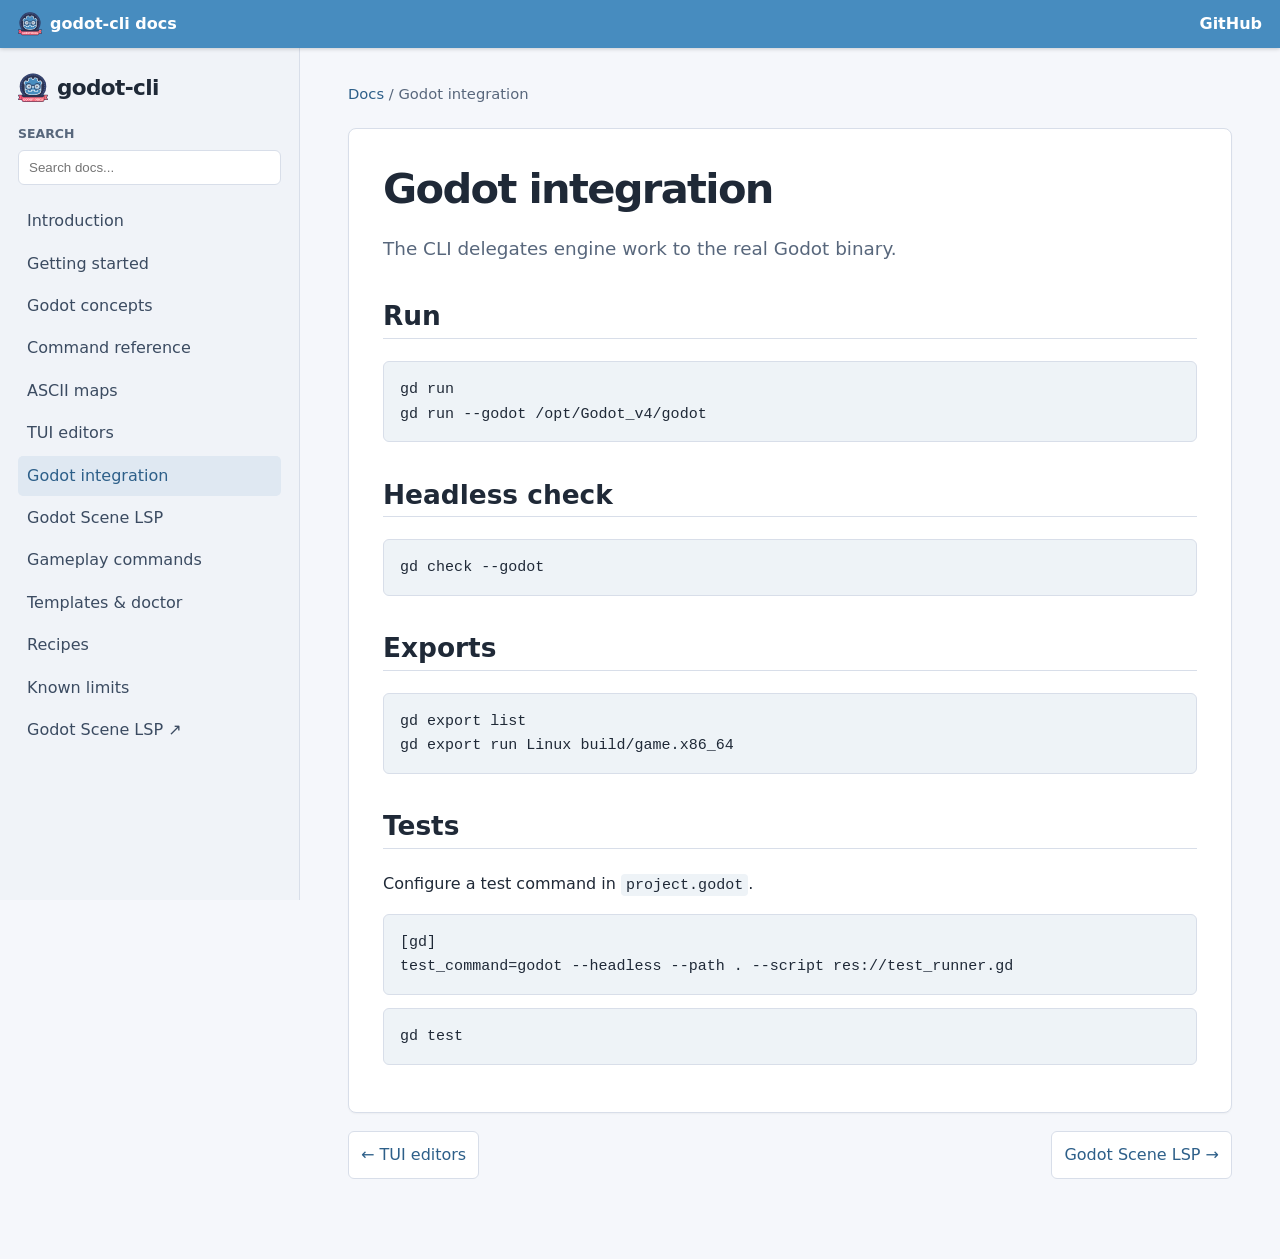
<file: godot-integration.html>
<!doctype html>
<html lang='en'>
<head>
  <meta charset='utf-8'>
  <meta name='viewport' content='width=device-width, initial-scale=1'>
  <title>Godot integration — godot-cli docs</title>
  <meta name='description' content='godot-cli documentation'>
  <link rel='stylesheet' href='styles.css'>
</head>
<body>
  <header class='topbar'><button id='menuButton' aria-label='Toggle navigation'>☰</button><a class='topbrand' href='index.html'><img src='assets/godot-documentation-logo.svg' alt='' class='top-logo'> godot-cli docs</a><a href='https://github.com/luisfer-cli/godot-cli'>GitHub</a></header>
  <aside class='sidebar' id='sidebar'>
    <a class='brand' href='index.html'><img src='assets/godot-documentation-logo.svg' alt='Godot logo'> <span>godot-cli</span></a>
    <label class='search-label' for='search'>Search</label>
    <input id='search' type='search' placeholder='Search docs...' autocomplete='off'>
    <div id='searchResults' class='search-results' hidden></div>
    <nav><a  href='index.html'>Introduction</a>
<a  href='getting-started.html'>Getting started</a>
<a  href='concepts.html'>Godot concepts</a>
<a  href='commands.html'>Command reference</a>
<a  href='maps.html'>ASCII maps</a>
<a  href='tui.html'>TUI editors</a>
<a class=active href='godot-integration.html'>Godot integration</a>
<a  href='godot-lsp.html'>Godot Scene LSP</a>
<a  href='gameplay.html'>Gameplay commands</a>
<a  href='productivity.html'>Templates & doctor</a>
<a  href='recipes.html'>Recipes</a>
<a  href='limits.html'>Known limits</a><a href='https://github.com/luisfer-cli/godot-scene-lsp'>Godot Scene LSP ↗</a></nav>
  </aside>
  <main class='content'>
    <div class='breadcrumbs'><a href='index.html'>Docs</a> / <span>Godot integration</span></div>
    <article>
<h1>Godot integration</h1>
<p class='lead'>The CLI delegates engine work to the real Godot binary.</p>
<h2>Run</h2><pre><code>gd run
gd run --godot /opt/Godot_v4/godot</code></pre>
<h2>Headless check</h2><pre><code>gd check --godot</code></pre>
<h2>Exports</h2><pre><code>gd export list
gd export run Linux build/game.x86_64</code></pre>
<h2>Tests</h2><p>Configure a test command in <code>project.godot</code>.</p><pre><code>[gd]
test_command=godot --headless --path . --script res://test_runner.gd</code></pre><pre><code>gd test</code></pre>
</article>
    <nav class='pager'><a href='tui.html'>← TUI editors</a><a href='godot-lsp.html'>Godot Scene LSP →</a></nav>
  </main>
  <script>window.SEARCH_INDEX = [{'url': 'index.html', 'title': 'Introduction', 'text': '\n<h1>godot-cli documentation</h1>\n<p class=lead>godot-cli is a terminal-first workflow for Godot 4. It helps you create, inspect, edit, check, run, and export Godot projects without opening the Godot editor for repetitive tasks.</p>\n<div class=admonition note><p><strong>Philosophy:</strong> use the CLI for repeatable project edits, use Neovim + LSP for rich text editing, and use Godot for visual or engine-specific work.</p></div>\n<h2>What you can do</h2>\n<div class=cards>\n  <a class=card href=getting-started.html><h3>Start a project</h3><p>Create a project, scene, player node, input action, and run it.</p></a>\n  <a class=card href=commands.html><h3>Command reference</h3><p>Every command grouped by project, scene, node, script, map, and export.</p></a>\n  <a class=card href=maps.html><h3>ASCII maps</h3><p>Edit simple 2D levels directly in the terminal.</p></a>\n  <a class=card href=godot-lsp.html><h3>Godot Scene LSP</h3><p>Pair the CLI with completions for scenes, node paths, and resources.</p></a>\n</div>\n<h2>Godot in one minute</h2>\n<p>Godot games are built from <strong>scenes</strong>. Scenes are trees of <strong>nodes</strong>. Nodes can have <strong>scripts</strong>. Files are referenced through <code>res://</code> paths. godot-cli edits those project files from your shell.</p>\n<pre><code>gd project init MyGame\ngd scene create Main --root Node2D\ngd node add Main Player --type CharacterBody2D\ngd script attach Main Player player.gd\ngd check --godot\ngd run</code></pre>\n'}, {'url': 'getting-started.html', 'title': 'Getting started', 'text': '\n<h1>Getting started</h1>\n<p class=lead>This walkthrough creates a small Godot project using only shell commands.</p>\n<h2>Install</h2>\n<pre><code>git clone https://github.com/luisfer-cli/godot-cli.git\ncd godot-cli\nmake install\nexport PATH="$HOME/.local/bin:$PATH"</code></pre>\n<h2>Create a project</h2>\n<pre><code>mkdir MyGame && cd MyGame\ngd project init MyGame\ngd scene create Main --root Node2D\ngd scene main Main</code></pre>\n<h2>Add a player</h2>\n<pre><code>gd node add Main Player --type CharacterBody2D\ngd script create player.gd --extends CharacterBody2D\ngd script attach Main Player player.gd\ngd input add jump Space</code></pre>\n<h2>Create a level</h2>\n<pre><code>gd map new Level1 24 14\ngd map edit Level1\ngd map compile Level1 LevelScene</code></pre>\n<h2>Validate and run</h2>\n<pre><code>gd check --godot\ngd run</code></pre>\n<div class=admonition tip><p><strong>Tip:</strong> if your binary is not named <code>godot</code>, use <code>--godot /path/to/godot</code>.</p></div>\n'}, {'url': 'concepts.html', 'title': 'Godot concepts', 'text': '\n<h1>Godot concepts for CLI users</h1>\n<p class=lead>You do not need to memorize the editor UI to understand how Godot projects are structured.</p>\n<h2>Scenes</h2>\n<p>A scene is a reusable tree of nodes, usually saved as a <code>.tscn</code> file. Common examples: <code>Main.tscn</code>, <code>Player.tscn</code>, <code>Enemy.tscn</code>, <code>UI.tscn</code>.</p>\n<h2>Nodes</h2>\n<p>Nodes are the building blocks. <code>Node2D</code> groups 2D nodes. <code>CharacterBody2D</code> is useful for controlled characters. <code>Sprite2D</code> displays textures. <code>CollisionShape2D</code> defines collision geometry.</p>\n<h2>Scripts</h2>\n<p>Scripts add behavior to nodes. A GDScript file usually begins with <code>extends SomeGodotClass</code>. Attach scripts with <code>gd script attach</code>.</p>\n<h2>Resources and res:// paths</h2>\n<p>Godot refers to project files with <code>res://</code>. Example: <code>res://player.gd</code>. The CLI normalizes paths when attaching scripts or setting project values.</p>\n<h2>Where the CLI fits</h2>\n<p>godot-cli changes text resources conservatively. It is not a visual scene editor. It is for repeatable operations you want in shell history, scripts, and automation.</p>\n'}, {'url': 'commands.html', 'title': 'Command reference', 'text': '\n<h1>Command reference</h1>\n<p class=lead>Commands are intentionally boring and scriptable.</p>\n<h2>Project</h2><pre><code>gd project init &lt;name&gt;\ngd project info\ngd project scaffold\ngd project setting get &lt;section/key&gt;\ngd project setting set &lt;section/key&gt; &lt;value&gt;</code></pre>\n<h2>Scenes</h2><pre><code>gd scene create &lt;path&gt; [--root Node2D]\ngd scene list\ngd scene main &lt;scene&gt;\ngd scene instance &lt;scene&gt; &lt;name&gt; &lt;packed.tscn&gt; [--parent .]\ngd scene grep &lt;pattern&gt;\ngd scene edit &lt;scene&gt;</code></pre>\n<h2>Nodes</h2><pre><code>gd node add &lt;scene&gt; &lt;name&gt; [--type Node2D] [--parent .]\ngd node list &lt;scene&gt;\ngd node get &lt;scene&gt; &lt;node&gt; &lt;property&gt;\ngd node set &lt;scene&gt; &lt;node&gt; &lt;property&gt; &lt;value&gt;\ngd node duplicate &lt;scene&gt; &lt;node&gt; &lt;new_name&gt;\ngd node rename &lt;scene&gt; &lt;node&gt; &lt;new_name&gt;\ngd node move &lt;scene&gt; &lt;node&gt; &lt;new_parent&gt;\ngd node find &lt;scene&gt; [--type T]\ngd node remove &lt;scene&gt; &lt;node&gt;</code></pre>\n<h2>Scripts and signals</h2><pre><code>gd script create &lt;path&gt; [--extends Node] [--template platformer2d]\ngd script attach &lt;scene&gt; &lt;node&gt; &lt;script&gt;\ngd script list\ngd signal connect &lt;scene&gt; &lt;signal&gt; &lt;from_node&gt; &lt;to_node&gt; &lt;method&gt;\ngd signal list &lt;scene&gt;</code></pre>\n<h2>Spritesheets and assets</h2><pre><code>gd spriteframes from-sheet &lt;scene&gt; &lt;node&gt; &lt;image&gt; --anim &lt;name&gt; --frame WxH --count N|auto [--fps N] [--columns N] [--offset X,Y] [--out file.tres] [--append]\ngd asset list\ngd asset check</code></pre>\n<h2>Gameplay builders</h2><pre><code>gd collision add &lt;scene&gt; &lt;node&gt; rectangle|circle|capsule &lt;size&gt;\ngd camera add &lt;scene&gt; &lt;name&gt; [--parent .] [--current] [--zoom N]\ngd audio add &lt;scene&gt; &lt;name&gt; &lt;file&gt; [--parent .]\ngd group add|list|remove &lt;scene&gt; [node] [group]</code></pre>\n<h2>Input and autoloads</h2><pre><code>gd input add &lt;action&gt; &lt;key&gt;\ngd input preset platformer|topdown\ngd input list\ngd input remove &lt;action&gt;\ngd autoload add &lt;name&gt; &lt;script&gt;\ngd autoload list\ngd autoload remove &lt;name&gt;</code></pre>\n<h2>Templates, doctor, docs</h2><pre><code>gd template platformer|topdown|menu\ngd doctor\ngd docs &lt;GodotClass&gt; [--open]</code></pre>\n<h2>Run, check, test, export</h2><pre><code>gd check [--godot [godot]]\ngd test\ngd export list\ngd export run &lt;preset&gt; [output] [--godot godot]\ngd run [--godot godot]\ngd self-test</code></pre>\n'}, {'url': 'maps.html', 'title': 'ASCII maps', 'text': '\n<h1>ASCII maps</h1>\n<p class=lead>ASCII maps are a quick way to sketch 2D levels without a visual TileMap editor.</p>\n<h2>Format</h2>\n<p><code>.</code> is empty. Every other character becomes a node when compiled.</p>\n<pre><code>P#.\n..#</code></pre>\n<h2>Commands</h2>\n<pre><code>gd map new Level1 16 9\ngd map check Level1\ngd map edit Level1\ngd map compile Level1 LevelScene --tile-size 16</code></pre>\n<h2>Legend</h2>\n<p>Create <code>levels/map.legend</code> to map characters to Godot node types.</p>\n<pre><code>[legend]\n#=StaticBody2D\nP=CharacterBody2D\nC=Camera2D</code></pre>\n<h2>Map editor keys</h2>\n<table><tr><th>Key</th><th>Action</th></tr><tr><td><code>h/j/k/l</code></td><td>Move cursor</td></tr><tr><td>printable key</td><td>Select tile</td></tr><tr><td><code>p</code> or space</td><td>Paint</td></tr><tr><td><code>u</code></td><td>Undo</td></tr><tr><td><code>:w</code>, <code>:q</code>, <code>:wq</code></td><td>Write/quit</td></tr></table>\n<div class=admonition note><p><strong>Why not native TileMap?</strong> Native TileMap editing needs TileSet and atlas metadata. The CLI uses ASCII maps until that data model is worth supporting.</p></div>\n'}, {'url': 'tui.html', 'title': 'TUI editors', 'text': '\n<h1>TUI editors</h1>\n<p class=lead>The TUIs are small terminal helpers with Vim-ish bindings. They are not full editor replacements.</p>\n<h2>Scene browser</h2>\n<pre><code>gd scene edit Main</code></pre>\n<table><tr><th>Key</th><th>Action</th></tr><tr><td><code>j/k</code></td><td>Move through nodes</td></tr><tr><td><code>/</code></td><td>Search node path</td></tr><tr><td><code>?</code></td><td>Help</td></tr><tr><td><code>:w</code>, <code>:q</code>, <code>:wq</code></td><td>Write/quit</td></tr></table>\n<h2>Map editor</h2>\n<pre><code>gd map edit Level1</code></pre>\n<p>Use this for quick ASCII map edits. Compile the map back into a scene with <code>gd map compile</code>.</p>\n'}, {'url': 'godot-integration.html', 'title': 'Godot integration', 'text': '\n<h1>Godot integration</h1>\n<p class=lead>The CLI delegates engine work to the real Godot binary.</p>\n<h2>Run</h2><pre><code>gd run\ngd run --godot /opt/Godot_v4/godot</code></pre>\n<h2>Headless check</h2><pre><code>gd check --godot</code></pre>\n<h2>Exports</h2><pre><code>gd export list\ngd export run Linux build/game.x86_64</code></pre>\n<h2>Tests</h2><p>Configure a test command in <code>project.godot</code>.</p><pre><code>[gd]\ntest_command=godot --headless --path . --script res://test_runner.gd</code></pre><pre><code>gd test</code></pre>\n'}, {'url': 'godot-lsp.html', 'title': 'Godot Scene LSP', 'text': '\n<h1>Godot Scene LSP</h1>\n<p class=lead>Pair godot-cli with <a href=https://github.com/luisfer-cli/godot-scene-lsp>godot-scene-lsp</a> for rich Neovim editing.</p>\n<p>The LSP is a minimal dependency-free server focused on scenes, nodes, resources, and GDScript completions while working without opening Godot.</p>\n<h2>Features</h2>\n<ul><li>Scene <code>.tscn</code> completions.</li><li>Node path completions like <code>Player/Sprite</code>.</li><li><code>res://...</code> resource completions for scripts, scenes, textures, audio, and project files.</li><li>Godot classes, keywords, callbacks, and project symbols.</li><li>Document symbols, definitions, references, hover, and simple diagnostics.</li></ul>\n<h2>Install</h2><pre><code>git clone https://github.com/luisfer-cli/godot-scene-lsp.git\ncd godot-scene-lsp\nmake install</code></pre>\n<h2>Neovim</h2><pre><code>vim.lsp.start({\n  name = godot-scene-lsp,\n  cmd = { godot-scene-lsp, --stdio },\n  root_dir = vim.fs.root(0, { project.godot, .git }),\n})</code></pre>\n<h2>Recommended workflow</h2><p>Use godot-cli for repeatable structural changes. Use Neovim + godot-scene-lsp for writing scripts and editing scenes/resources. Use Godot for visual authoring when the terminal stops being the fastest tool.</p>\n'}, {'url': 'gameplay.html', 'title': 'Gameplay commands', 'text': '\n<h1>Gameplay commands</h1>\n<p class=lead>High-value scene building blocks without opening the editor.</p>\n<h2>Instance a scene</h2><pre><code>gd scene instance Main Mob enemy.tscn --parent Enemies</code></pre>\n<p>Adds a <code>PackedScene</code> external resource and a node with <code>instance=ExtResource(...)</code>.</p>\n<h2>Collisions</h2><pre><code>gd collision add Main Player rectangle 16x24\n# circle: radius, capsule: radius,height\ngd collision add Main Aura circle 32</code></pre>\n<p>Creates the <code>RectangleShape2D</code>/<code>CircleShape2D</code>/<code>CapsuleShape2D</code> sub-resource and a <code>CollisionShape2D</code> child node. Polygons stay in Neovim/Godot.</p>\n<h2>Camera and audio</h2><pre><code>gd camera add Main Camera --parent Player --current --zoom 2\ngd audio add Main Jump assets/jump.wav --parent Player</code></pre>\n<h2>Groups and signals</h2><pre><code>gd group add Main Player enemies\ngd group list Main\ngd group remove Main Player enemies\ngd signal connect Main body_entered Area Body _hit\ngd signal list Main</code></pre>\n<h2>Spritesheets</h2><pre><code>gd node add Main PlayerAnim --type AnimatedSprite2D --parent Player\ngd spriteframes from-sheet Main PlayerAnim assets/player.png   --anim walk --frame 16x16 --count auto\ngd spriteframes from-sheet Main PlayerAnim assets/player.png   --anim idle --frame 16x16 --count 4 --append</code></pre>\n<p>Generates a <code>SpriteFrames</code> <code>.tres</code> with one <code>AtlasTexture</code> per frame and assigns it to the node. <code>--count auto</code> derives rows×columns from the real PNG size (clip warning if leftover pixels); <code>--append</code> adds a second animation to the same resource without id collisions. Then play from script:</p>\n<pre><code>$PlayerAnim.play("walk")</code></pre>\n<h2>Reorganizing scenes</h2><pre><code>gd node move Main Player HUD          # reparent (descendants + connections follow)\ngd node find Main --type Sprite2D\ngd scene grep position                 # escena:nodo:linea across all .tscn</code></pre>\n<h2>Assets</h2><pre><code>gd asset list\ngd asset check</code></pre><p>Finds every <code>res://</code> reference in <code>.tscn</code>/<code>.tres</code>/<code>.gd</code>/<code>project.godot</code> and reports broken ones.</p>\n'}, {'url': 'productivity.html', 'title': 'Templates & doctor', 'text': '\n<h1>Templates, presets and doctor</h1>\n<h2>Minimal playable game</h2><pre><code>mkdir MyGame && cd MyGame\ngd template platformer\ngd run</code></pre>\n<p><code>platformer</code>, <code>topdown</code> and <code>menu</code> generate a small playable project: main scene, player with collision+camera, starter script, input actions and folder scaffold. Everything stays plain files you can edit.</p>\n<h2>Script templates</h2><pre><code>gd script create player.gd --template platformer2d\ngd script create game_state.gd --template autoload-state</code></pre>\n<h2>Input presets</h2><pre><code>gd input preset platformer   # move_left A, move_right D, jump Space\ngd input preset topdown      # WASD</code></pre>\n<h2>Scaffold</h2><pre><code>gd project scaffold</code></pre><p>Creates <code>scenes/ scripts/ assets/ levels/</code>.</p>\n<h2>Doctor</h2><pre><code>gd doctor</code></pre><p>Checks <code>project.godot</code>, Godot in <code>PATH</code>, main scene, missing <code>res://</code> resources, export presets, and reminds you about <a href=godot-lsp.html>Godot Scene LSP</a>. Exit code 1 when something is broken.</p>\n<h2>Docs lookup</h2><pre><code>gd docs CharacterBody2D\ngd docs AnimatedSprite2D --open</code></pre><p>Prints (or opens) the official Godot class docs URL.</p>\n'}, {'url': 'recipes.html', 'title': 'Recipes', 'text': '\n<h1>Recipes</h1>\n<h2>Create a player scene</h2><pre><code>gd scene create Player --root CharacterBody2D\ngd node add Player Sprite --type Sprite2D\ngd node add Player Collision --type CollisionShape2D\ngd script create player.gd --extends CharacterBody2D\ngd script attach Player Player player.gd</code></pre>\n<h2>Create a UI scene</h2><pre><code>gd scene create UI --root Control\ngd node add UI Menu --type VBoxContainer\ngd node add UI StartButton --type Button --parent Menu</code></pre>\n<h2>Prepare export</h2><pre><code>gd check --godot\ngd export list\ngd export run Linux dist/my-game.x86_64</code></pre>\n<h2>Use Neovim for deep edits</h2><pre><code>nvim Main.tscn player.gd</code></pre><p>With godot-scene-lsp running, you get project-aware completions for node paths and <code>res://</code> resources.</p>\n'}, {'url': 'limits.html', 'title': 'Known limits', 'text': '\n<h1>Known limits</h1>\n<ul><li><code>.tscn</code> support is conservative and line-preserving, not a full Godot resource parser.</li><li>Native TileMap/TileSet editing is not implemented; use ASCII maps or Neovim/Godot for full tileset metadata.</li><li><code>collision add</code> covers rectangle/circle/capsule; polygon shapes stay in the editor.</li><li>The curses TUIs are intentionally small helpers.</li><li>Input mapping supports basic keys first.</li><li>On Windows, curses may require a compatible terminal environment.</li></ul>\n<h2>Design rule</h2><p>godot-cli should stay boring and scriptable. If a feature starts becoming a clone of Godots editor, it probably belongs in Godot or the LSP instead.</p>\n'}];</script>
  <script src='docs.js'></script>
</body>
</html>
</file>
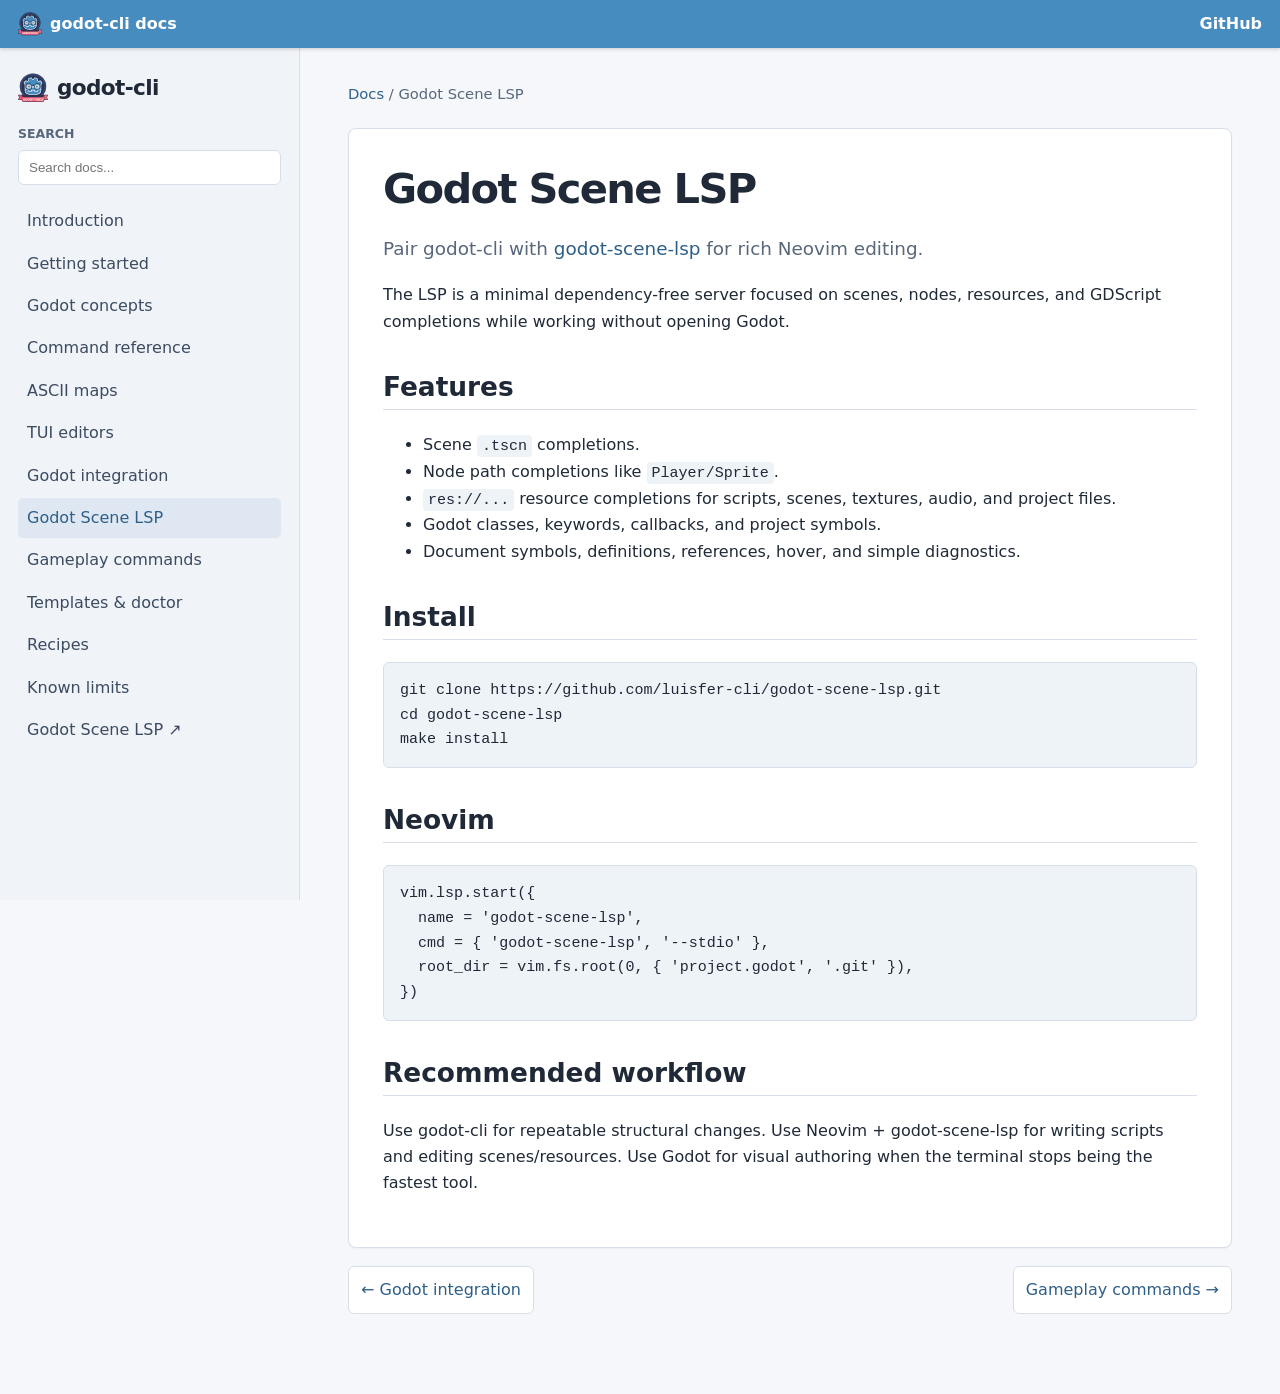
<file: godot-lsp.html>
<!doctype html>
<html lang='en'>
<head>
  <meta charset='utf-8'>
  <meta name='viewport' content='width=device-width, initial-scale=1'>
  <title>Godot Scene LSP — godot-cli docs</title>
  <meta name='description' content='godot-cli documentation'>
  <link rel='stylesheet' href='styles.css'>
</head>
<body>
  <header class='topbar'><button id='menuButton' aria-label='Toggle navigation'>☰</button><a class='topbrand' href='index.html'><img src='assets/godot-documentation-logo.svg' alt='' class='top-logo'> godot-cli docs</a><a href='https://github.com/luisfer-cli/godot-cli'>GitHub</a></header>
  <aside class='sidebar' id='sidebar'>
    <a class='brand' href='index.html'><img src='assets/godot-documentation-logo.svg' alt='Godot logo'> <span>godot-cli</span></a>
    <label class='search-label' for='search'>Search</label>
    <input id='search' type='search' placeholder='Search docs...' autocomplete='off'>
    <div id='searchResults' class='search-results' hidden></div>
    <nav><a  href='index.html'>Introduction</a>
<a  href='getting-started.html'>Getting started</a>
<a  href='concepts.html'>Godot concepts</a>
<a  href='commands.html'>Command reference</a>
<a  href='maps.html'>ASCII maps</a>
<a  href='tui.html'>TUI editors</a>
<a  href='godot-integration.html'>Godot integration</a>
<a class=active href='godot-lsp.html'>Godot Scene LSP</a>
<a  href='gameplay.html'>Gameplay commands</a>
<a  href='productivity.html'>Templates & doctor</a>
<a  href='recipes.html'>Recipes</a>
<a  href='limits.html'>Known limits</a><a href='https://github.com/luisfer-cli/godot-scene-lsp'>Godot Scene LSP ↗</a></nav>
  </aside>
  <main class='content'>
    <div class='breadcrumbs'><a href='index.html'>Docs</a> / <span>Godot Scene LSP</span></div>
    <article>
<h1>Godot Scene LSP</h1>
<p class='lead'>Pair godot-cli with <a href='https://github.com/luisfer-cli/godot-scene-lsp'>godot-scene-lsp</a> for rich Neovim editing.</p>
<p>The LSP is a minimal dependency-free server focused on scenes, nodes, resources, and GDScript completions while working without opening Godot.</p>
<h2>Features</h2>
<ul><li>Scene <code>.tscn</code> completions.</li><li>Node path completions like <code>Player/Sprite</code>.</li><li><code>res://...</code> resource completions for scripts, scenes, textures, audio, and project files.</li><li>Godot classes, keywords, callbacks, and project symbols.</li><li>Document symbols, definitions, references, hover, and simple diagnostics.</li></ul>
<h2>Install</h2><pre><code>git clone https://github.com/luisfer-cli/godot-scene-lsp.git
cd godot-scene-lsp
make install</code></pre>
<h2>Neovim</h2><pre><code>vim.lsp.start({
  name = 'godot-scene-lsp',
  cmd = { 'godot-scene-lsp', '--stdio' },
  root_dir = vim.fs.root(0, { 'project.godot', '.git' }),
})</code></pre>
<h2>Recommended workflow</h2><p>Use godot-cli for repeatable structural changes. Use Neovim + godot-scene-lsp for writing scripts and editing scenes/resources. Use Godot for visual authoring when the terminal stops being the fastest tool.</p>
</article>
    <nav class='pager'><a href='godot-integration.html'>← Godot integration</a><a href='gameplay.html'>Gameplay commands →</a></nav>
  </main>
  <script>window.SEARCH_INDEX = [{'url': 'index.html', 'title': 'Introduction', 'text': '\n<h1>godot-cli documentation</h1>\n<p class=lead>godot-cli is a terminal-first workflow for Godot 4. It helps you create, inspect, edit, check, run, and export Godot projects without opening the Godot editor for repetitive tasks.</p>\n<div class=admonition note><p><strong>Philosophy:</strong> use the CLI for repeatable project edits, use Neovim + LSP for rich text editing, and use Godot for visual or engine-specific work.</p></div>\n<h2>What you can do</h2>\n<div class=cards>\n  <a class=card href=getting-started.html><h3>Start a project</h3><p>Create a project, scene, player node, input action, and run it.</p></a>\n  <a class=card href=commands.html><h3>Command reference</h3><p>Every command grouped by project, scene, node, script, map, and export.</p></a>\n  <a class=card href=maps.html><h3>ASCII maps</h3><p>Edit simple 2D levels directly in the terminal.</p></a>\n  <a class=card href=godot-lsp.html><h3>Godot Scene LSP</h3><p>Pair the CLI with completions for scenes, node paths, and resources.</p></a>\n</div>\n<h2>Godot in one minute</h2>\n<p>Godot games are built from <strong>scenes</strong>. Scenes are trees of <strong>nodes</strong>. Nodes can have <strong>scripts</strong>. Files are referenced through <code>res://</code> paths. godot-cli edits those project files from your shell.</p>\n<pre><code>gd project init MyGame\ngd scene create Main --root Node2D\ngd node add Main Player --type CharacterBody2D\ngd script attach Main Player player.gd\ngd check --godot\ngd run</code></pre>\n'}, {'url': 'getting-started.html', 'title': 'Getting started', 'text': '\n<h1>Getting started</h1>\n<p class=lead>This walkthrough creates a small Godot project using only shell commands.</p>\n<h2>Install</h2>\n<pre><code>git clone https://github.com/luisfer-cli/godot-cli.git\ncd godot-cli\nmake install\nexport PATH="$HOME/.local/bin:$PATH"</code></pre>\n<h2>Create a project</h2>\n<pre><code>mkdir MyGame && cd MyGame\ngd project init MyGame\ngd scene create Main --root Node2D\ngd scene main Main</code></pre>\n<h2>Add a player</h2>\n<pre><code>gd node add Main Player --type CharacterBody2D\ngd script create player.gd --extends CharacterBody2D\ngd script attach Main Player player.gd\ngd input add jump Space</code></pre>\n<h2>Create a level</h2>\n<pre><code>gd map new Level1 24 14\ngd map edit Level1\ngd map compile Level1 LevelScene</code></pre>\n<h2>Validate and run</h2>\n<pre><code>gd check --godot\ngd run</code></pre>\n<div class=admonition tip><p><strong>Tip:</strong> if your binary is not named <code>godot</code>, use <code>--godot /path/to/godot</code>.</p></div>\n'}, {'url': 'concepts.html', 'title': 'Godot concepts', 'text': '\n<h1>Godot concepts for CLI users</h1>\n<p class=lead>You do not need to memorize the editor UI to understand how Godot projects are structured.</p>\n<h2>Scenes</h2>\n<p>A scene is a reusable tree of nodes, usually saved as a <code>.tscn</code> file. Common examples: <code>Main.tscn</code>, <code>Player.tscn</code>, <code>Enemy.tscn</code>, <code>UI.tscn</code>.</p>\n<h2>Nodes</h2>\n<p>Nodes are the building blocks. <code>Node2D</code> groups 2D nodes. <code>CharacterBody2D</code> is useful for controlled characters. <code>Sprite2D</code> displays textures. <code>CollisionShape2D</code> defines collision geometry.</p>\n<h2>Scripts</h2>\n<p>Scripts add behavior to nodes. A GDScript file usually begins with <code>extends SomeGodotClass</code>. Attach scripts with <code>gd script attach</code>.</p>\n<h2>Resources and res:// paths</h2>\n<p>Godot refers to project files with <code>res://</code>. Example: <code>res://player.gd</code>. The CLI normalizes paths when attaching scripts or setting project values.</p>\n<h2>Where the CLI fits</h2>\n<p>godot-cli changes text resources conservatively. It is not a visual scene editor. It is for repeatable operations you want in shell history, scripts, and automation.</p>\n'}, {'url': 'commands.html', 'title': 'Command reference', 'text': '\n<h1>Command reference</h1>\n<p class=lead>Commands are intentionally boring and scriptable.</p>\n<h2>Project</h2><pre><code>gd project init &lt;name&gt;\ngd project info\ngd project scaffold\ngd project setting get &lt;section/key&gt;\ngd project setting set &lt;section/key&gt; &lt;value&gt;</code></pre>\n<h2>Scenes</h2><pre><code>gd scene create &lt;path&gt; [--root Node2D]\ngd scene list\ngd scene main &lt;scene&gt;\ngd scene instance &lt;scene&gt; &lt;name&gt; &lt;packed.tscn&gt; [--parent .]\ngd scene grep &lt;pattern&gt;\ngd scene edit &lt;scene&gt;</code></pre>\n<h2>Nodes</h2><pre><code>gd node add &lt;scene&gt; &lt;name&gt; [--type Node2D] [--parent .]\ngd node list &lt;scene&gt;\ngd node get &lt;scene&gt; &lt;node&gt; &lt;property&gt;\ngd node set &lt;scene&gt; &lt;node&gt; &lt;property&gt; &lt;value&gt;\ngd node duplicate &lt;scene&gt; &lt;node&gt; &lt;new_name&gt;\ngd node rename &lt;scene&gt; &lt;node&gt; &lt;new_name&gt;\ngd node move &lt;scene&gt; &lt;node&gt; &lt;new_parent&gt;\ngd node find &lt;scene&gt; [--type T]\ngd node remove &lt;scene&gt; &lt;node&gt;</code></pre>\n<h2>Scripts and signals</h2><pre><code>gd script create &lt;path&gt; [--extends Node] [--template platformer2d]\ngd script attach &lt;scene&gt; &lt;node&gt; &lt;script&gt;\ngd script list\ngd signal connect &lt;scene&gt; &lt;signal&gt; &lt;from_node&gt; &lt;to_node&gt; &lt;method&gt;\ngd signal list &lt;scene&gt;</code></pre>\n<h2>Spritesheets and assets</h2><pre><code>gd spriteframes from-sheet &lt;scene&gt; &lt;node&gt; &lt;image&gt; --anim &lt;name&gt; --frame WxH --count N|auto [--fps N] [--columns N] [--offset X,Y] [--out file.tres] [--append]\ngd asset list\ngd asset check</code></pre>\n<h2>Gameplay builders</h2><pre><code>gd collision add &lt;scene&gt; &lt;node&gt; rectangle|circle|capsule &lt;size&gt;\ngd camera add &lt;scene&gt; &lt;name&gt; [--parent .] [--current] [--zoom N]\ngd audio add &lt;scene&gt; &lt;name&gt; &lt;file&gt; [--parent .]\ngd group add|list|remove &lt;scene&gt; [node] [group]</code></pre>\n<h2>Input and autoloads</h2><pre><code>gd input add &lt;action&gt; &lt;key&gt;\ngd input preset platformer|topdown\ngd input list\ngd input remove &lt;action&gt;\ngd autoload add &lt;name&gt; &lt;script&gt;\ngd autoload list\ngd autoload remove &lt;name&gt;</code></pre>\n<h2>Templates, doctor, docs</h2><pre><code>gd template platformer|topdown|menu\ngd doctor\ngd docs &lt;GodotClass&gt; [--open]</code></pre>\n<h2>Run, check, test, export</h2><pre><code>gd check [--godot [godot]]\ngd test\ngd export list\ngd export run &lt;preset&gt; [output] [--godot godot]\ngd run [--godot godot]\ngd self-test</code></pre>\n'}, {'url': 'maps.html', 'title': 'ASCII maps', 'text': '\n<h1>ASCII maps</h1>\n<p class=lead>ASCII maps are a quick way to sketch 2D levels without a visual TileMap editor.</p>\n<h2>Format</h2>\n<p><code>.</code> is empty. Every other character becomes a node when compiled.</p>\n<pre><code>P#.\n..#</code></pre>\n<h2>Commands</h2>\n<pre><code>gd map new Level1 16 9\ngd map check Level1\ngd map edit Level1\ngd map compile Level1 LevelScene --tile-size 16</code></pre>\n<h2>Legend</h2>\n<p>Create <code>levels/map.legend</code> to map characters to Godot node types.</p>\n<pre><code>[legend]\n#=StaticBody2D\nP=CharacterBody2D\nC=Camera2D</code></pre>\n<h2>Map editor keys</h2>\n<table><tr><th>Key</th><th>Action</th></tr><tr><td><code>h/j/k/l</code></td><td>Move cursor</td></tr><tr><td>printable key</td><td>Select tile</td></tr><tr><td><code>p</code> or space</td><td>Paint</td></tr><tr><td><code>u</code></td><td>Undo</td></tr><tr><td><code>:w</code>, <code>:q</code>, <code>:wq</code></td><td>Write/quit</td></tr></table>\n<div class=admonition note><p><strong>Why not native TileMap?</strong> Native TileMap editing needs TileSet and atlas metadata. The CLI uses ASCII maps until that data model is worth supporting.</p></div>\n'}, {'url': 'tui.html', 'title': 'TUI editors', 'text': '\n<h1>TUI editors</h1>\n<p class=lead>The TUIs are small terminal helpers with Vim-ish bindings. They are not full editor replacements.</p>\n<h2>Scene browser</h2>\n<pre><code>gd scene edit Main</code></pre>\n<table><tr><th>Key</th><th>Action</th></tr><tr><td><code>j/k</code></td><td>Move through nodes</td></tr><tr><td><code>/</code></td><td>Search node path</td></tr><tr><td><code>?</code></td><td>Help</td></tr><tr><td><code>:w</code>, <code>:q</code>, <code>:wq</code></td><td>Write/quit</td></tr></table>\n<h2>Map editor</h2>\n<pre><code>gd map edit Level1</code></pre>\n<p>Use this for quick ASCII map edits. Compile the map back into a scene with <code>gd map compile</code>.</p>\n'}, {'url': 'godot-integration.html', 'title': 'Godot integration', 'text': '\n<h1>Godot integration</h1>\n<p class=lead>The CLI delegates engine work to the real Godot binary.</p>\n<h2>Run</h2><pre><code>gd run\ngd run --godot /opt/Godot_v4/godot</code></pre>\n<h2>Headless check</h2><pre><code>gd check --godot</code></pre>\n<h2>Exports</h2><pre><code>gd export list\ngd export run Linux build/game.x86_64</code></pre>\n<h2>Tests</h2><p>Configure a test command in <code>project.godot</code>.</p><pre><code>[gd]\ntest_command=godot --headless --path . --script res://test_runner.gd</code></pre><pre><code>gd test</code></pre>\n'}, {'url': 'godot-lsp.html', 'title': 'Godot Scene LSP', 'text': '\n<h1>Godot Scene LSP</h1>\n<p class=lead>Pair godot-cli with <a href=https://github.com/luisfer-cli/godot-scene-lsp>godot-scene-lsp</a> for rich Neovim editing.</p>\n<p>The LSP is a minimal dependency-free server focused on scenes, nodes, resources, and GDScript completions while working without opening Godot.</p>\n<h2>Features</h2>\n<ul><li>Scene <code>.tscn</code> completions.</li><li>Node path completions like <code>Player/Sprite</code>.</li><li><code>res://...</code> resource completions for scripts, scenes, textures, audio, and project files.</li><li>Godot classes, keywords, callbacks, and project symbols.</li><li>Document symbols, definitions, references, hover, and simple diagnostics.</li></ul>\n<h2>Install</h2><pre><code>git clone https://github.com/luisfer-cli/godot-scene-lsp.git\ncd godot-scene-lsp\nmake install</code></pre>\n<h2>Neovim</h2><pre><code>vim.lsp.start({\n  name = godot-scene-lsp,\n  cmd = { godot-scene-lsp, --stdio },\n  root_dir = vim.fs.root(0, { project.godot, .git }),\n})</code></pre>\n<h2>Recommended workflow</h2><p>Use godot-cli for repeatable structural changes. Use Neovim + godot-scene-lsp for writing scripts and editing scenes/resources. Use Godot for visual authoring when the terminal stops being the fastest tool.</p>\n'}, {'url': 'gameplay.html', 'title': 'Gameplay commands', 'text': '\n<h1>Gameplay commands</h1>\n<p class=lead>High-value scene building blocks without opening the editor.</p>\n<h2>Instance a scene</h2><pre><code>gd scene instance Main Mob enemy.tscn --parent Enemies</code></pre>\n<p>Adds a <code>PackedScene</code> external resource and a node with <code>instance=ExtResource(...)</code>.</p>\n<h2>Collisions</h2><pre><code>gd collision add Main Player rectangle 16x24\n# circle: radius, capsule: radius,height\ngd collision add Main Aura circle 32</code></pre>\n<p>Creates the <code>RectangleShape2D</code>/<code>CircleShape2D</code>/<code>CapsuleShape2D</code> sub-resource and a <code>CollisionShape2D</code> child node. Polygons stay in Neovim/Godot.</p>\n<h2>Camera and audio</h2><pre><code>gd camera add Main Camera --parent Player --current --zoom 2\ngd audio add Main Jump assets/jump.wav --parent Player</code></pre>\n<h2>Groups and signals</h2><pre><code>gd group add Main Player enemies\ngd group list Main\ngd group remove Main Player enemies\ngd signal connect Main body_entered Area Body _hit\ngd signal list Main</code></pre>\n<h2>Spritesheets</h2><pre><code>gd node add Main PlayerAnim --type AnimatedSprite2D --parent Player\ngd spriteframes from-sheet Main PlayerAnim assets/player.png   --anim walk --frame 16x16 --count auto\ngd spriteframes from-sheet Main PlayerAnim assets/player.png   --anim idle --frame 16x16 --count 4 --append</code></pre>\n<p>Generates a <code>SpriteFrames</code> <code>.tres</code> with one <code>AtlasTexture</code> per frame and assigns it to the node. <code>--count auto</code> derives rows×columns from the real PNG size (clip warning if leftover pixels); <code>--append</code> adds a second animation to the same resource without id collisions. Then play from script:</p>\n<pre><code>$PlayerAnim.play("walk")</code></pre>\n<h2>Reorganizing scenes</h2><pre><code>gd node move Main Player HUD          # reparent (descendants + connections follow)\ngd node find Main --type Sprite2D\ngd scene grep position                 # escena:nodo:linea across all .tscn</code></pre>\n<h2>Assets</h2><pre><code>gd asset list\ngd asset check</code></pre><p>Finds every <code>res://</code> reference in <code>.tscn</code>/<code>.tres</code>/<code>.gd</code>/<code>project.godot</code> and reports broken ones.</p>\n'}, {'url': 'productivity.html', 'title': 'Templates & doctor', 'text': '\n<h1>Templates, presets and doctor</h1>\n<h2>Minimal playable game</h2><pre><code>mkdir MyGame && cd MyGame\ngd template platformer\ngd run</code></pre>\n<p><code>platformer</code>, <code>topdown</code> and <code>menu</code> generate a small playable project: main scene, player with collision+camera, starter script, input actions and folder scaffold. Everything stays plain files you can edit.</p>\n<h2>Script templates</h2><pre><code>gd script create player.gd --template platformer2d\ngd script create game_state.gd --template autoload-state</code></pre>\n<h2>Input presets</h2><pre><code>gd input preset platformer   # move_left A, move_right D, jump Space\ngd input preset topdown      # WASD</code></pre>\n<h2>Scaffold</h2><pre><code>gd project scaffold</code></pre><p>Creates <code>scenes/ scripts/ assets/ levels/</code>.</p>\n<h2>Doctor</h2><pre><code>gd doctor</code></pre><p>Checks <code>project.godot</code>, Godot in <code>PATH</code>, main scene, missing <code>res://</code> resources, export presets, and reminds you about <a href=godot-lsp.html>Godot Scene LSP</a>. Exit code 1 when something is broken.</p>\n<h2>Docs lookup</h2><pre><code>gd docs CharacterBody2D\ngd docs AnimatedSprite2D --open</code></pre><p>Prints (or opens) the official Godot class docs URL.</p>\n'}, {'url': 'recipes.html', 'title': 'Recipes', 'text': '\n<h1>Recipes</h1>\n<h2>Create a player scene</h2><pre><code>gd scene create Player --root CharacterBody2D\ngd node add Player Sprite --type Sprite2D\ngd node add Player Collision --type CollisionShape2D\ngd script create player.gd --extends CharacterBody2D\ngd script attach Player Player player.gd</code></pre>\n<h2>Create a UI scene</h2><pre><code>gd scene create UI --root Control\ngd node add UI Menu --type VBoxContainer\ngd node add UI StartButton --type Button --parent Menu</code></pre>\n<h2>Prepare export</h2><pre><code>gd check --godot\ngd export list\ngd export run Linux dist/my-game.x86_64</code></pre>\n<h2>Use Neovim for deep edits</h2><pre><code>nvim Main.tscn player.gd</code></pre><p>With godot-scene-lsp running, you get project-aware completions for node paths and <code>res://</code> resources.</p>\n'}, {'url': 'limits.html', 'title': 'Known limits', 'text': '\n<h1>Known limits</h1>\n<ul><li><code>.tscn</code> support is conservative and line-preserving, not a full Godot resource parser.</li><li>Native TileMap/TileSet editing is not implemented; use ASCII maps or Neovim/Godot for full tileset metadata.</li><li><code>collision add</code> covers rectangle/circle/capsule; polygon shapes stay in the editor.</li><li>The curses TUIs are intentionally small helpers.</li><li>Input mapping supports basic keys first.</li><li>On Windows, curses may require a compatible terminal environment.</li></ul>\n<h2>Design rule</h2><p>godot-cli should stay boring and scriptable. If a feature starts becoming a clone of Godots editor, it probably belongs in Godot or the LSP instead.</p>\n'}];</script>
  <script src='docs.js'></script>
</body>
</html>
</file>
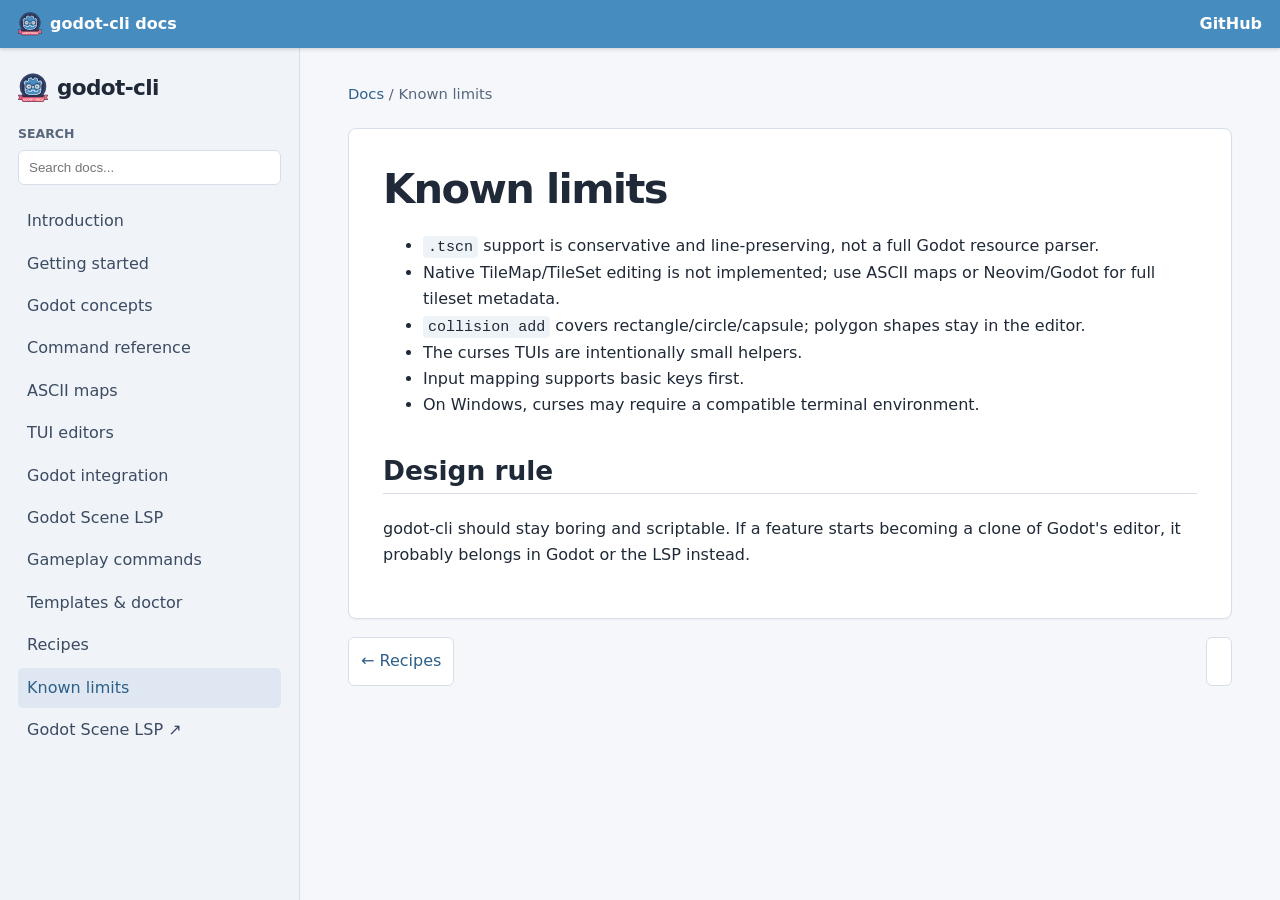
<file: limits.html>
<!doctype html>
<html lang='en'>
<head>
  <meta charset='utf-8'>
  <meta name='viewport' content='width=device-width, initial-scale=1'>
  <title>Known limits — godot-cli docs</title>
  <meta name='description' content='godot-cli documentation'>
  <link rel='stylesheet' href='styles.css'>
</head>
<body>
  <header class='topbar'><button id='menuButton' aria-label='Toggle navigation'>☰</button><a class='topbrand' href='index.html'><img src='assets/godot-documentation-logo.svg' alt='' class='top-logo'> godot-cli docs</a><a href='https://github.com/luisfer-cli/godot-cli'>GitHub</a></header>
  <aside class='sidebar' id='sidebar'>
    <a class='brand' href='index.html'><img src='assets/godot-documentation-logo.svg' alt='Godot logo'> <span>godot-cli</span></a>
    <label class='search-label' for='search'>Search</label>
    <input id='search' type='search' placeholder='Search docs...' autocomplete='off'>
    <div id='searchResults' class='search-results' hidden></div>
    <nav><a  href='index.html'>Introduction</a>
<a  href='getting-started.html'>Getting started</a>
<a  href='concepts.html'>Godot concepts</a>
<a  href='commands.html'>Command reference</a>
<a  href='maps.html'>ASCII maps</a>
<a  href='tui.html'>TUI editors</a>
<a  href='godot-integration.html'>Godot integration</a>
<a  href='godot-lsp.html'>Godot Scene LSP</a>
<a  href='gameplay.html'>Gameplay commands</a>
<a  href='productivity.html'>Templates & doctor</a>
<a  href='recipes.html'>Recipes</a>
<a class=active href='limits.html'>Known limits</a><a href='https://github.com/luisfer-cli/godot-scene-lsp'>Godot Scene LSP ↗</a></nav>
  </aside>
  <main class='content'>
    <div class='breadcrumbs'><a href='index.html'>Docs</a> / <span>Known limits</span></div>
    <article>
<h1>Known limits</h1>
<ul><li><code>.tscn</code> support is conservative and line-preserving, not a full Godot resource parser.</li><li>Native TileMap/TileSet editing is not implemented; use ASCII maps or Neovim/Godot for full tileset metadata.</li><li><code>collision add</code> covers rectangle/circle/capsule; polygon shapes stay in the editor.</li><li>The curses TUIs are intentionally small helpers.</li><li>Input mapping supports basic keys first.</li><li>On Windows, curses may require a compatible terminal environment.</li></ul>
<h2>Design rule</h2><p>godot-cli should stay boring and scriptable. If a feature starts becoming a clone of Godot's editor, it probably belongs in Godot or the LSP instead.</p>
</article>
    <nav class='pager'><a href='recipes.html'>← Recipes</a><span></span></nav>
  </main>
  <script>window.SEARCH_INDEX = [{'url': 'index.html', 'title': 'Introduction', 'text': '\n<h1>godot-cli documentation</h1>\n<p class=lead>godot-cli is a terminal-first workflow for Godot 4. It helps you create, inspect, edit, check, run, and export Godot projects without opening the Godot editor for repetitive tasks.</p>\n<div class=admonition note><p><strong>Philosophy:</strong> use the CLI for repeatable project edits, use Neovim + LSP for rich text editing, and use Godot for visual or engine-specific work.</p></div>\n<h2>What you can do</h2>\n<div class=cards>\n  <a class=card href=getting-started.html><h3>Start a project</h3><p>Create a project, scene, player node, input action, and run it.</p></a>\n  <a class=card href=commands.html><h3>Command reference</h3><p>Every command grouped by project, scene, node, script, map, and export.</p></a>\n  <a class=card href=maps.html><h3>ASCII maps</h3><p>Edit simple 2D levels directly in the terminal.</p></a>\n  <a class=card href=godot-lsp.html><h3>Godot Scene LSP</h3><p>Pair the CLI with completions for scenes, node paths, and resources.</p></a>\n</div>\n<h2>Godot in one minute</h2>\n<p>Godot games are built from <strong>scenes</strong>. Scenes are trees of <strong>nodes</strong>. Nodes can have <strong>scripts</strong>. Files are referenced through <code>res://</code> paths. godot-cli edits those project files from your shell.</p>\n<pre><code>gd project init MyGame\ngd scene create Main --root Node2D\ngd node add Main Player --type CharacterBody2D\ngd script attach Main Player player.gd\ngd check --godot\ngd run</code></pre>\n'}, {'url': 'getting-started.html', 'title': 'Getting started', 'text': '\n<h1>Getting started</h1>\n<p class=lead>This walkthrough creates a small Godot project using only shell commands.</p>\n<h2>Install</h2>\n<pre><code>git clone https://github.com/luisfer-cli/godot-cli.git\ncd godot-cli\nmake install\nexport PATH="$HOME/.local/bin:$PATH"</code></pre>\n<h2>Create a project</h2>\n<pre><code>mkdir MyGame && cd MyGame\ngd project init MyGame\ngd scene create Main --root Node2D\ngd scene main Main</code></pre>\n<h2>Add a player</h2>\n<pre><code>gd node add Main Player --type CharacterBody2D\ngd script create player.gd --extends CharacterBody2D\ngd script attach Main Player player.gd\ngd input add jump Space</code></pre>\n<h2>Create a level</h2>\n<pre><code>gd map new Level1 24 14\ngd map edit Level1\ngd map compile Level1 LevelScene</code></pre>\n<h2>Validate and run</h2>\n<pre><code>gd check --godot\ngd run</code></pre>\n<div class=admonition tip><p><strong>Tip:</strong> if your binary is not named <code>godot</code>, use <code>--godot /path/to/godot</code>.</p></div>\n'}, {'url': 'concepts.html', 'title': 'Godot concepts', 'text': '\n<h1>Godot concepts for CLI users</h1>\n<p class=lead>You do not need to memorize the editor UI to understand how Godot projects are structured.</p>\n<h2>Scenes</h2>\n<p>A scene is a reusable tree of nodes, usually saved as a <code>.tscn</code> file. Common examples: <code>Main.tscn</code>, <code>Player.tscn</code>, <code>Enemy.tscn</code>, <code>UI.tscn</code>.</p>\n<h2>Nodes</h2>\n<p>Nodes are the building blocks. <code>Node2D</code> groups 2D nodes. <code>CharacterBody2D</code> is useful for controlled characters. <code>Sprite2D</code> displays textures. <code>CollisionShape2D</code> defines collision geometry.</p>\n<h2>Scripts</h2>\n<p>Scripts add behavior to nodes. A GDScript file usually begins with <code>extends SomeGodotClass</code>. Attach scripts with <code>gd script attach</code>.</p>\n<h2>Resources and res:// paths</h2>\n<p>Godot refers to project files with <code>res://</code>. Example: <code>res://player.gd</code>. The CLI normalizes paths when attaching scripts or setting project values.</p>\n<h2>Where the CLI fits</h2>\n<p>godot-cli changes text resources conservatively. It is not a visual scene editor. It is for repeatable operations you want in shell history, scripts, and automation.</p>\n'}, {'url': 'commands.html', 'title': 'Command reference', 'text': '\n<h1>Command reference</h1>\n<p class=lead>Commands are intentionally boring and scriptable.</p>\n<h2>Project</h2><pre><code>gd project init &lt;name&gt;\ngd project info\ngd project scaffold\ngd project setting get &lt;section/key&gt;\ngd project setting set &lt;section/key&gt; &lt;value&gt;</code></pre>\n<h2>Scenes</h2><pre><code>gd scene create &lt;path&gt; [--root Node2D]\ngd scene list\ngd scene main &lt;scene&gt;\ngd scene instance &lt;scene&gt; &lt;name&gt; &lt;packed.tscn&gt; [--parent .]\ngd scene grep &lt;pattern&gt;\ngd scene edit &lt;scene&gt;</code></pre>\n<h2>Nodes</h2><pre><code>gd node add &lt;scene&gt; &lt;name&gt; [--type Node2D] [--parent .]\ngd node list &lt;scene&gt;\ngd node get &lt;scene&gt; &lt;node&gt; &lt;property&gt;\ngd node set &lt;scene&gt; &lt;node&gt; &lt;property&gt; &lt;value&gt;\ngd node duplicate &lt;scene&gt; &lt;node&gt; &lt;new_name&gt;\ngd node rename &lt;scene&gt; &lt;node&gt; &lt;new_name&gt;\ngd node move &lt;scene&gt; &lt;node&gt; &lt;new_parent&gt;\ngd node find &lt;scene&gt; [--type T]\ngd node remove &lt;scene&gt; &lt;node&gt;</code></pre>\n<h2>Scripts and signals</h2><pre><code>gd script create &lt;path&gt; [--extends Node] [--template platformer2d]\ngd script attach &lt;scene&gt; &lt;node&gt; &lt;script&gt;\ngd script list\ngd signal connect &lt;scene&gt; &lt;signal&gt; &lt;from_node&gt; &lt;to_node&gt; &lt;method&gt;\ngd signal list &lt;scene&gt;</code></pre>\n<h2>Spritesheets and assets</h2><pre><code>gd spriteframes from-sheet &lt;scene&gt; &lt;node&gt; &lt;image&gt; --anim &lt;name&gt; --frame WxH --count N|auto [--fps N] [--columns N] [--offset X,Y] [--out file.tres] [--append]\ngd asset list\ngd asset check</code></pre>\n<h2>Gameplay builders</h2><pre><code>gd collision add &lt;scene&gt; &lt;node&gt; rectangle|circle|capsule &lt;size&gt;\ngd camera add &lt;scene&gt; &lt;name&gt; [--parent .] [--current] [--zoom N]\ngd audio add &lt;scene&gt; &lt;name&gt; &lt;file&gt; [--parent .]\ngd group add|list|remove &lt;scene&gt; [node] [group]</code></pre>\n<h2>Input and autoloads</h2><pre><code>gd input add &lt;action&gt; &lt;key&gt;\ngd input preset platformer|topdown\ngd input list\ngd input remove &lt;action&gt;\ngd autoload add &lt;name&gt; &lt;script&gt;\ngd autoload list\ngd autoload remove &lt;name&gt;</code></pre>\n<h2>Templates, doctor, docs</h2><pre><code>gd template platformer|topdown|menu\ngd doctor\ngd docs &lt;GodotClass&gt; [--open]</code></pre>\n<h2>Run, check, test, export</h2><pre><code>gd check [--godot [godot]]\ngd test\ngd export list\ngd export run &lt;preset&gt; [output] [--godot godot]\ngd run [--godot godot]\ngd self-test</code></pre>\n'}, {'url': 'maps.html', 'title': 'ASCII maps', 'text': '\n<h1>ASCII maps</h1>\n<p class=lead>ASCII maps are a quick way to sketch 2D levels without a visual TileMap editor.</p>\n<h2>Format</h2>\n<p><code>.</code> is empty. Every other character becomes a node when compiled.</p>\n<pre><code>P#.\n..#</code></pre>\n<h2>Commands</h2>\n<pre><code>gd map new Level1 16 9\ngd map check Level1\ngd map edit Level1\ngd map compile Level1 LevelScene --tile-size 16</code></pre>\n<h2>Legend</h2>\n<p>Create <code>levels/map.legend</code> to map characters to Godot node types.</p>\n<pre><code>[legend]\n#=StaticBody2D\nP=CharacterBody2D\nC=Camera2D</code></pre>\n<h2>Map editor keys</h2>\n<table><tr><th>Key</th><th>Action</th></tr><tr><td><code>h/j/k/l</code></td><td>Move cursor</td></tr><tr><td>printable key</td><td>Select tile</td></tr><tr><td><code>p</code> or space</td><td>Paint</td></tr><tr><td><code>u</code></td><td>Undo</td></tr><tr><td><code>:w</code>, <code>:q</code>, <code>:wq</code></td><td>Write/quit</td></tr></table>\n<div class=admonition note><p><strong>Why not native TileMap?</strong> Native TileMap editing needs TileSet and atlas metadata. The CLI uses ASCII maps until that data model is worth supporting.</p></div>\n'}, {'url': 'tui.html', 'title': 'TUI editors', 'text': '\n<h1>TUI editors</h1>\n<p class=lead>The TUIs are small terminal helpers with Vim-ish bindings. They are not full editor replacements.</p>\n<h2>Scene browser</h2>\n<pre><code>gd scene edit Main</code></pre>\n<table><tr><th>Key</th><th>Action</th></tr><tr><td><code>j/k</code></td><td>Move through nodes</td></tr><tr><td><code>/</code></td><td>Search node path</td></tr><tr><td><code>?</code></td><td>Help</td></tr><tr><td><code>:w</code>, <code>:q</code>, <code>:wq</code></td><td>Write/quit</td></tr></table>\n<h2>Map editor</h2>\n<pre><code>gd map edit Level1</code></pre>\n<p>Use this for quick ASCII map edits. Compile the map back into a scene with <code>gd map compile</code>.</p>\n'}, {'url': 'godot-integration.html', 'title': 'Godot integration', 'text': '\n<h1>Godot integration</h1>\n<p class=lead>The CLI delegates engine work to the real Godot binary.</p>\n<h2>Run</h2><pre><code>gd run\ngd run --godot /opt/Godot_v4/godot</code></pre>\n<h2>Headless check</h2><pre><code>gd check --godot</code></pre>\n<h2>Exports</h2><pre><code>gd export list\ngd export run Linux build/game.x86_64</code></pre>\n<h2>Tests</h2><p>Configure a test command in <code>project.godot</code>.</p><pre><code>[gd]\ntest_command=godot --headless --path . --script res://test_runner.gd</code></pre><pre><code>gd test</code></pre>\n'}, {'url': 'godot-lsp.html', 'title': 'Godot Scene LSP', 'text': '\n<h1>Godot Scene LSP</h1>\n<p class=lead>Pair godot-cli with <a href=https://github.com/luisfer-cli/godot-scene-lsp>godot-scene-lsp</a> for rich Neovim editing.</p>\n<p>The LSP is a minimal dependency-free server focused on scenes, nodes, resources, and GDScript completions while working without opening Godot.</p>\n<h2>Features</h2>\n<ul><li>Scene <code>.tscn</code> completions.</li><li>Node path completions like <code>Player/Sprite</code>.</li><li><code>res://...</code> resource completions for scripts, scenes, textures, audio, and project files.</li><li>Godot classes, keywords, callbacks, and project symbols.</li><li>Document symbols, definitions, references, hover, and simple diagnostics.</li></ul>\n<h2>Install</h2><pre><code>git clone https://github.com/luisfer-cli/godot-scene-lsp.git\ncd godot-scene-lsp\nmake install</code></pre>\n<h2>Neovim</h2><pre><code>vim.lsp.start({\n  name = godot-scene-lsp,\n  cmd = { godot-scene-lsp, --stdio },\n  root_dir = vim.fs.root(0, { project.godot, .git }),\n})</code></pre>\n<h2>Recommended workflow</h2><p>Use godot-cli for repeatable structural changes. Use Neovim + godot-scene-lsp for writing scripts and editing scenes/resources. Use Godot for visual authoring when the terminal stops being the fastest tool.</p>\n'}, {'url': 'gameplay.html', 'title': 'Gameplay commands', 'text': '\n<h1>Gameplay commands</h1>\n<p class=lead>High-value scene building blocks without opening the editor.</p>\n<h2>Instance a scene</h2><pre><code>gd scene instance Main Mob enemy.tscn --parent Enemies</code></pre>\n<p>Adds a <code>PackedScene</code> external resource and a node with <code>instance=ExtResource(...)</code>.</p>\n<h2>Collisions</h2><pre><code>gd collision add Main Player rectangle 16x24\n# circle: radius, capsule: radius,height\ngd collision add Main Aura circle 32</code></pre>\n<p>Creates the <code>RectangleShape2D</code>/<code>CircleShape2D</code>/<code>CapsuleShape2D</code> sub-resource and a <code>CollisionShape2D</code> child node. Polygons stay in Neovim/Godot.</p>\n<h2>Camera and audio</h2><pre><code>gd camera add Main Camera --parent Player --current --zoom 2\ngd audio add Main Jump assets/jump.wav --parent Player</code></pre>\n<h2>Groups and signals</h2><pre><code>gd group add Main Player enemies\ngd group list Main\ngd group remove Main Player enemies\ngd signal connect Main body_entered Area Body _hit\ngd signal list Main</code></pre>\n<h2>Spritesheets</h2><pre><code>gd node add Main PlayerAnim --type AnimatedSprite2D --parent Player\ngd spriteframes from-sheet Main PlayerAnim assets/player.png   --anim walk --frame 16x16 --count auto\ngd spriteframes from-sheet Main PlayerAnim assets/player.png   --anim idle --frame 16x16 --count 4 --append</code></pre>\n<p>Generates a <code>SpriteFrames</code> <code>.tres</code> with one <code>AtlasTexture</code> per frame and assigns it to the node. <code>--count auto</code> derives rows×columns from the real PNG size (clip warning if leftover pixels); <code>--append</code> adds a second animation to the same resource without id collisions. Then play from script:</p>\n<pre><code>$PlayerAnim.play("walk")</code></pre>\n<h2>Reorganizing scenes</h2><pre><code>gd node move Main Player HUD          # reparent (descendants + connections follow)\ngd node find Main --type Sprite2D\ngd scene grep position                 # escena:nodo:linea across all .tscn</code></pre>\n<h2>Assets</h2><pre><code>gd asset list\ngd asset check</code></pre><p>Finds every <code>res://</code> reference in <code>.tscn</code>/<code>.tres</code>/<code>.gd</code>/<code>project.godot</code> and reports broken ones.</p>\n'}, {'url': 'productivity.html', 'title': 'Templates & doctor', 'text': '\n<h1>Templates, presets and doctor</h1>\n<h2>Minimal playable game</h2><pre><code>mkdir MyGame && cd MyGame\ngd template platformer\ngd run</code></pre>\n<p><code>platformer</code>, <code>topdown</code> and <code>menu</code> generate a small playable project: main scene, player with collision+camera, starter script, input actions and folder scaffold. Everything stays plain files you can edit.</p>\n<h2>Script templates</h2><pre><code>gd script create player.gd --template platformer2d\ngd script create game_state.gd --template autoload-state</code></pre>\n<h2>Input presets</h2><pre><code>gd input preset platformer   # move_left A, move_right D, jump Space\ngd input preset topdown      # WASD</code></pre>\n<h2>Scaffold</h2><pre><code>gd project scaffold</code></pre><p>Creates <code>scenes/ scripts/ assets/ levels/</code>.</p>\n<h2>Doctor</h2><pre><code>gd doctor</code></pre><p>Checks <code>project.godot</code>, Godot in <code>PATH</code>, main scene, missing <code>res://</code> resources, export presets, and reminds you about <a href=godot-lsp.html>Godot Scene LSP</a>. Exit code 1 when something is broken.</p>\n<h2>Docs lookup</h2><pre><code>gd docs CharacterBody2D\ngd docs AnimatedSprite2D --open</code></pre><p>Prints (or opens) the official Godot class docs URL.</p>\n'}, {'url': 'recipes.html', 'title': 'Recipes', 'text': '\n<h1>Recipes</h1>\n<h2>Create a player scene</h2><pre><code>gd scene create Player --root CharacterBody2D\ngd node add Player Sprite --type Sprite2D\ngd node add Player Collision --type CollisionShape2D\ngd script create player.gd --extends CharacterBody2D\ngd script attach Player Player player.gd</code></pre>\n<h2>Create a UI scene</h2><pre><code>gd scene create UI --root Control\ngd node add UI Menu --type VBoxContainer\ngd node add UI StartButton --type Button --parent Menu</code></pre>\n<h2>Prepare export</h2><pre><code>gd check --godot\ngd export list\ngd export run Linux dist/my-game.x86_64</code></pre>\n<h2>Use Neovim for deep edits</h2><pre><code>nvim Main.tscn player.gd</code></pre><p>With godot-scene-lsp running, you get project-aware completions for node paths and <code>res://</code> resources.</p>\n'}, {'url': 'limits.html', 'title': 'Known limits', 'text': '\n<h1>Known limits</h1>\n<ul><li><code>.tscn</code> support is conservative and line-preserving, not a full Godot resource parser.</li><li>Native TileMap/TileSet editing is not implemented; use ASCII maps or Neovim/Godot for full tileset metadata.</li><li><code>collision add</code> covers rectangle/circle/capsule; polygon shapes stay in the editor.</li><li>The curses TUIs are intentionally small helpers.</li><li>Input mapping supports basic keys first.</li><li>On Windows, curses may require a compatible terminal environment.</li></ul>\n<h2>Design rule</h2><p>godot-cli should stay boring and scriptable. If a feature starts becoming a clone of Godots editor, it probably belongs in Godot or the LSP instead.</p>\n'}];</script>
  <script src='docs.js'></script>
</body>
</html>
</file>
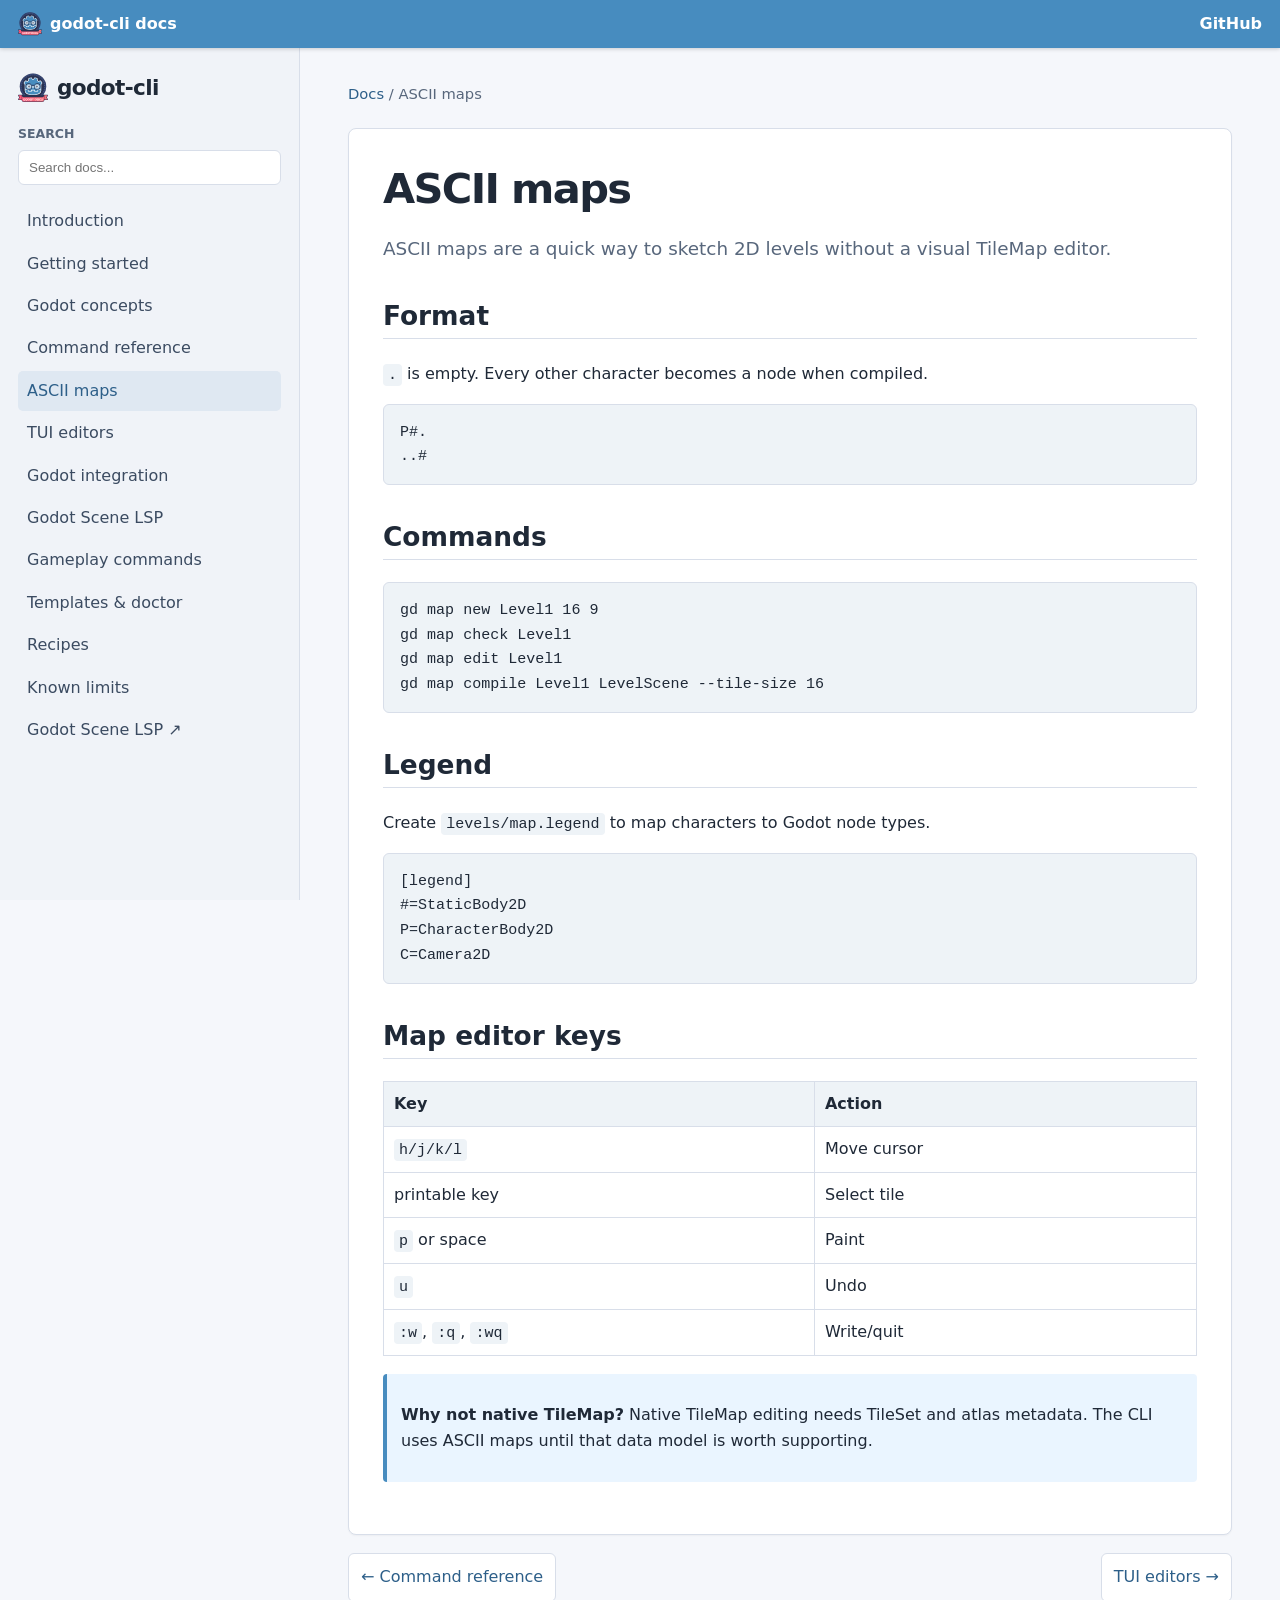
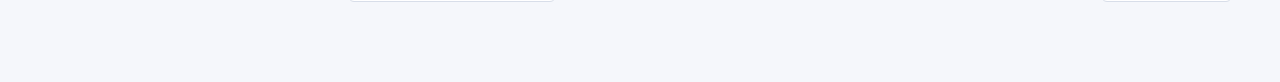
<file: maps.html>
<!doctype html>
<html lang='en'>
<head>
  <meta charset='utf-8'>
  <meta name='viewport' content='width=device-width, initial-scale=1'>
  <title>ASCII maps — godot-cli docs</title>
  <meta name='description' content='godot-cli documentation'>
  <link rel='stylesheet' href='styles.css'>
</head>
<body>
  <header class='topbar'><button id='menuButton' aria-label='Toggle navigation'>☰</button><a class='topbrand' href='index.html'><img src='assets/godot-documentation-logo.svg' alt='' class='top-logo'> godot-cli docs</a><a href='https://github.com/luisfer-cli/godot-cli'>GitHub</a></header>
  <aside class='sidebar' id='sidebar'>
    <a class='brand' href='index.html'><img src='assets/godot-documentation-logo.svg' alt='Godot logo'> <span>godot-cli</span></a>
    <label class='search-label' for='search'>Search</label>
    <input id='search' type='search' placeholder='Search docs...' autocomplete='off'>
    <div id='searchResults' class='search-results' hidden></div>
    <nav><a  href='index.html'>Introduction</a>
<a  href='getting-started.html'>Getting started</a>
<a  href='concepts.html'>Godot concepts</a>
<a  href='commands.html'>Command reference</a>
<a class=active href='maps.html'>ASCII maps</a>
<a  href='tui.html'>TUI editors</a>
<a  href='godot-integration.html'>Godot integration</a>
<a  href='godot-lsp.html'>Godot Scene LSP</a>
<a  href='gameplay.html'>Gameplay commands</a>
<a  href='productivity.html'>Templates & doctor</a>
<a  href='recipes.html'>Recipes</a>
<a  href='limits.html'>Known limits</a><a href='https://github.com/luisfer-cli/godot-scene-lsp'>Godot Scene LSP ↗</a></nav>
  </aside>
  <main class='content'>
    <div class='breadcrumbs'><a href='index.html'>Docs</a> / <span>ASCII maps</span></div>
    <article>
<h1>ASCII maps</h1>
<p class='lead'>ASCII maps are a quick way to sketch 2D levels without a visual TileMap editor.</p>
<h2>Format</h2>
<p><code>.</code> is empty. Every other character becomes a node when compiled.</p>
<pre><code>P#.
..#</code></pre>
<h2>Commands</h2>
<pre><code>gd map new Level1 16 9
gd map check Level1
gd map edit Level1
gd map compile Level1 LevelScene --tile-size 16</code></pre>
<h2>Legend</h2>
<p>Create <code>levels/map.legend</code> to map characters to Godot node types.</p>
<pre><code>[legend]
#=StaticBody2D
P=CharacterBody2D
C=Camera2D</code></pre>
<h2>Map editor keys</h2>
<table><tr><th>Key</th><th>Action</th></tr><tr><td><code>h/j/k/l</code></td><td>Move cursor</td></tr><tr><td>printable key</td><td>Select tile</td></tr><tr><td><code>p</code> or space</td><td>Paint</td></tr><tr><td><code>u</code></td><td>Undo</td></tr><tr><td><code>:w</code>, <code>:q</code>, <code>:wq</code></td><td>Write/quit</td></tr></table>
<div class='admonition note'><p><strong>Why not native TileMap?</strong> Native TileMap editing needs TileSet and atlas metadata. The CLI uses ASCII maps until that data model is worth supporting.</p></div>
</article>
    <nav class='pager'><a href='commands.html'>← Command reference</a><a href='tui.html'>TUI editors →</a></nav>
  </main>
  <script>window.SEARCH_INDEX = [{'url': 'index.html', 'title': 'Introduction', 'text': '\n<h1>godot-cli documentation</h1>\n<p class=lead>godot-cli is a terminal-first workflow for Godot 4. It helps you create, inspect, edit, check, run, and export Godot projects without opening the Godot editor for repetitive tasks.</p>\n<div class=admonition note><p><strong>Philosophy:</strong> use the CLI for repeatable project edits, use Neovim + LSP for rich text editing, and use Godot for visual or engine-specific work.</p></div>\n<h2>What you can do</h2>\n<div class=cards>\n  <a class=card href=getting-started.html><h3>Start a project</h3><p>Create a project, scene, player node, input action, and run it.</p></a>\n  <a class=card href=commands.html><h3>Command reference</h3><p>Every command grouped by project, scene, node, script, map, and export.</p></a>\n  <a class=card href=maps.html><h3>ASCII maps</h3><p>Edit simple 2D levels directly in the terminal.</p></a>\n  <a class=card href=godot-lsp.html><h3>Godot Scene LSP</h3><p>Pair the CLI with completions for scenes, node paths, and resources.</p></a>\n</div>\n<h2>Godot in one minute</h2>\n<p>Godot games are built from <strong>scenes</strong>. Scenes are trees of <strong>nodes</strong>. Nodes can have <strong>scripts</strong>. Files are referenced through <code>res://</code> paths. godot-cli edits those project files from your shell.</p>\n<pre><code>gd project init MyGame\ngd scene create Main --root Node2D\ngd node add Main Player --type CharacterBody2D\ngd script attach Main Player player.gd\ngd check --godot\ngd run</code></pre>\n'}, {'url': 'getting-started.html', 'title': 'Getting started', 'text': '\n<h1>Getting started</h1>\n<p class=lead>This walkthrough creates a small Godot project using only shell commands.</p>\n<h2>Install</h2>\n<pre><code>git clone https://github.com/luisfer-cli/godot-cli.git\ncd godot-cli\nmake install\nexport PATH="$HOME/.local/bin:$PATH"</code></pre>\n<h2>Create a project</h2>\n<pre><code>mkdir MyGame && cd MyGame\ngd project init MyGame\ngd scene create Main --root Node2D\ngd scene main Main</code></pre>\n<h2>Add a player</h2>\n<pre><code>gd node add Main Player --type CharacterBody2D\ngd script create player.gd --extends CharacterBody2D\ngd script attach Main Player player.gd\ngd input add jump Space</code></pre>\n<h2>Create a level</h2>\n<pre><code>gd map new Level1 24 14\ngd map edit Level1\ngd map compile Level1 LevelScene</code></pre>\n<h2>Validate and run</h2>\n<pre><code>gd check --godot\ngd run</code></pre>\n<div class=admonition tip><p><strong>Tip:</strong> if your binary is not named <code>godot</code>, use <code>--godot /path/to/godot</code>.</p></div>\n'}, {'url': 'concepts.html', 'title': 'Godot concepts', 'text': '\n<h1>Godot concepts for CLI users</h1>\n<p class=lead>You do not need to memorize the editor UI to understand how Godot projects are structured.</p>\n<h2>Scenes</h2>\n<p>A scene is a reusable tree of nodes, usually saved as a <code>.tscn</code> file. Common examples: <code>Main.tscn</code>, <code>Player.tscn</code>, <code>Enemy.tscn</code>, <code>UI.tscn</code>.</p>\n<h2>Nodes</h2>\n<p>Nodes are the building blocks. <code>Node2D</code> groups 2D nodes. <code>CharacterBody2D</code> is useful for controlled characters. <code>Sprite2D</code> displays textures. <code>CollisionShape2D</code> defines collision geometry.</p>\n<h2>Scripts</h2>\n<p>Scripts add behavior to nodes. A GDScript file usually begins with <code>extends SomeGodotClass</code>. Attach scripts with <code>gd script attach</code>.</p>\n<h2>Resources and res:// paths</h2>\n<p>Godot refers to project files with <code>res://</code>. Example: <code>res://player.gd</code>. The CLI normalizes paths when attaching scripts or setting project values.</p>\n<h2>Where the CLI fits</h2>\n<p>godot-cli changes text resources conservatively. It is not a visual scene editor. It is for repeatable operations you want in shell history, scripts, and automation.</p>\n'}, {'url': 'commands.html', 'title': 'Command reference', 'text': '\n<h1>Command reference</h1>\n<p class=lead>Commands are intentionally boring and scriptable.</p>\n<h2>Project</h2><pre><code>gd project init &lt;name&gt;\ngd project info\ngd project scaffold\ngd project setting get &lt;section/key&gt;\ngd project setting set &lt;section/key&gt; &lt;value&gt;</code></pre>\n<h2>Scenes</h2><pre><code>gd scene create &lt;path&gt; [--root Node2D]\ngd scene list\ngd scene main &lt;scene&gt;\ngd scene instance &lt;scene&gt; &lt;name&gt; &lt;packed.tscn&gt; [--parent .]\ngd scene grep &lt;pattern&gt;\ngd scene edit &lt;scene&gt;</code></pre>\n<h2>Nodes</h2><pre><code>gd node add &lt;scene&gt; &lt;name&gt; [--type Node2D] [--parent .]\ngd node list &lt;scene&gt;\ngd node get &lt;scene&gt; &lt;node&gt; &lt;property&gt;\ngd node set &lt;scene&gt; &lt;node&gt; &lt;property&gt; &lt;value&gt;\ngd node duplicate &lt;scene&gt; &lt;node&gt; &lt;new_name&gt;\ngd node rename &lt;scene&gt; &lt;node&gt; &lt;new_name&gt;\ngd node move &lt;scene&gt; &lt;node&gt; &lt;new_parent&gt;\ngd node find &lt;scene&gt; [--type T]\ngd node remove &lt;scene&gt; &lt;node&gt;</code></pre>\n<h2>Scripts and signals</h2><pre><code>gd script create &lt;path&gt; [--extends Node] [--template platformer2d]\ngd script attach &lt;scene&gt; &lt;node&gt; &lt;script&gt;\ngd script list\ngd signal connect &lt;scene&gt; &lt;signal&gt; &lt;from_node&gt; &lt;to_node&gt; &lt;method&gt;\ngd signal list &lt;scene&gt;</code></pre>\n<h2>Spritesheets and assets</h2><pre><code>gd spriteframes from-sheet &lt;scene&gt; &lt;node&gt; &lt;image&gt; --anim &lt;name&gt; --frame WxH --count N|auto [--fps N] [--columns N] [--offset X,Y] [--out file.tres] [--append]\ngd asset list\ngd asset check</code></pre>\n<h2>Gameplay builders</h2><pre><code>gd collision add &lt;scene&gt; &lt;node&gt; rectangle|circle|capsule &lt;size&gt;\ngd camera add &lt;scene&gt; &lt;name&gt; [--parent .] [--current] [--zoom N]\ngd audio add &lt;scene&gt; &lt;name&gt; &lt;file&gt; [--parent .]\ngd group add|list|remove &lt;scene&gt; [node] [group]</code></pre>\n<h2>Input and autoloads</h2><pre><code>gd input add &lt;action&gt; &lt;key&gt;\ngd input preset platformer|topdown\ngd input list\ngd input remove &lt;action&gt;\ngd autoload add &lt;name&gt; &lt;script&gt;\ngd autoload list\ngd autoload remove &lt;name&gt;</code></pre>\n<h2>Templates, doctor, docs</h2><pre><code>gd template platformer|topdown|menu\ngd doctor\ngd docs &lt;GodotClass&gt; [--open]</code></pre>\n<h2>Run, check, test, export</h2><pre><code>gd check [--godot [godot]]\ngd test\ngd export list\ngd export run &lt;preset&gt; [output] [--godot godot]\ngd run [--godot godot]\ngd self-test</code></pre>\n'}, {'url': 'maps.html', 'title': 'ASCII maps', 'text': '\n<h1>ASCII maps</h1>\n<p class=lead>ASCII maps are a quick way to sketch 2D levels without a visual TileMap editor.</p>\n<h2>Format</h2>\n<p><code>.</code> is empty. Every other character becomes a node when compiled.</p>\n<pre><code>P#.\n..#</code></pre>\n<h2>Commands</h2>\n<pre><code>gd map new Level1 16 9\ngd map check Level1\ngd map edit Level1\ngd map compile Level1 LevelScene --tile-size 16</code></pre>\n<h2>Legend</h2>\n<p>Create <code>levels/map.legend</code> to map characters to Godot node types.</p>\n<pre><code>[legend]\n#=StaticBody2D\nP=CharacterBody2D\nC=Camera2D</code></pre>\n<h2>Map editor keys</h2>\n<table><tr><th>Key</th><th>Action</th></tr><tr><td><code>h/j/k/l</code></td><td>Move cursor</td></tr><tr><td>printable key</td><td>Select tile</td></tr><tr><td><code>p</code> or space</td><td>Paint</td></tr><tr><td><code>u</code></td><td>Undo</td></tr><tr><td><code>:w</code>, <code>:q</code>, <code>:wq</code></td><td>Write/quit</td></tr></table>\n<div class=admonition note><p><strong>Why not native TileMap?</strong> Native TileMap editing needs TileSet and atlas metadata. The CLI uses ASCII maps until that data model is worth supporting.</p></div>\n'}, {'url': 'tui.html', 'title': 'TUI editors', 'text': '\n<h1>TUI editors</h1>\n<p class=lead>The TUIs are small terminal helpers with Vim-ish bindings. They are not full editor replacements.</p>\n<h2>Scene browser</h2>\n<pre><code>gd scene edit Main</code></pre>\n<table><tr><th>Key</th><th>Action</th></tr><tr><td><code>j/k</code></td><td>Move through nodes</td></tr><tr><td><code>/</code></td><td>Search node path</td></tr><tr><td><code>?</code></td><td>Help</td></tr><tr><td><code>:w</code>, <code>:q</code>, <code>:wq</code></td><td>Write/quit</td></tr></table>\n<h2>Map editor</h2>\n<pre><code>gd map edit Level1</code></pre>\n<p>Use this for quick ASCII map edits. Compile the map back into a scene with <code>gd map compile</code>.</p>\n'}, {'url': 'godot-integration.html', 'title': 'Godot integration', 'text': '\n<h1>Godot integration</h1>\n<p class=lead>The CLI delegates engine work to the real Godot binary.</p>\n<h2>Run</h2><pre><code>gd run\ngd run --godot /opt/Godot_v4/godot</code></pre>\n<h2>Headless check</h2><pre><code>gd check --godot</code></pre>\n<h2>Exports</h2><pre><code>gd export list\ngd export run Linux build/game.x86_64</code></pre>\n<h2>Tests</h2><p>Configure a test command in <code>project.godot</code>.</p><pre><code>[gd]\ntest_command=godot --headless --path . --script res://test_runner.gd</code></pre><pre><code>gd test</code></pre>\n'}, {'url': 'godot-lsp.html', 'title': 'Godot Scene LSP', 'text': '\n<h1>Godot Scene LSP</h1>\n<p class=lead>Pair godot-cli with <a href=https://github.com/luisfer-cli/godot-scene-lsp>godot-scene-lsp</a> for rich Neovim editing.</p>\n<p>The LSP is a minimal dependency-free server focused on scenes, nodes, resources, and GDScript completions while working without opening Godot.</p>\n<h2>Features</h2>\n<ul><li>Scene <code>.tscn</code> completions.</li><li>Node path completions like <code>Player/Sprite</code>.</li><li><code>res://...</code> resource completions for scripts, scenes, textures, audio, and project files.</li><li>Godot classes, keywords, callbacks, and project symbols.</li><li>Document symbols, definitions, references, hover, and simple diagnostics.</li></ul>\n<h2>Install</h2><pre><code>git clone https://github.com/luisfer-cli/godot-scene-lsp.git\ncd godot-scene-lsp\nmake install</code></pre>\n<h2>Neovim</h2><pre><code>vim.lsp.start({\n  name = godot-scene-lsp,\n  cmd = { godot-scene-lsp, --stdio },\n  root_dir = vim.fs.root(0, { project.godot, .git }),\n})</code></pre>\n<h2>Recommended workflow</h2><p>Use godot-cli for repeatable structural changes. Use Neovim + godot-scene-lsp for writing scripts and editing scenes/resources. Use Godot for visual authoring when the terminal stops being the fastest tool.</p>\n'}, {'url': 'gameplay.html', 'title': 'Gameplay commands', 'text': '\n<h1>Gameplay commands</h1>\n<p class=lead>High-value scene building blocks without opening the editor.</p>\n<h2>Instance a scene</h2><pre><code>gd scene instance Main Mob enemy.tscn --parent Enemies</code></pre>\n<p>Adds a <code>PackedScene</code> external resource and a node with <code>instance=ExtResource(...)</code>.</p>\n<h2>Collisions</h2><pre><code>gd collision add Main Player rectangle 16x24\n# circle: radius, capsule: radius,height\ngd collision add Main Aura circle 32</code></pre>\n<p>Creates the <code>RectangleShape2D</code>/<code>CircleShape2D</code>/<code>CapsuleShape2D</code> sub-resource and a <code>CollisionShape2D</code> child node. Polygons stay in Neovim/Godot.</p>\n<h2>Camera and audio</h2><pre><code>gd camera add Main Camera --parent Player --current --zoom 2\ngd audio add Main Jump assets/jump.wav --parent Player</code></pre>\n<h2>Groups and signals</h2><pre><code>gd group add Main Player enemies\ngd group list Main\ngd group remove Main Player enemies\ngd signal connect Main body_entered Area Body _hit\ngd signal list Main</code></pre>\n<h2>Spritesheets</h2><pre><code>gd node add Main PlayerAnim --type AnimatedSprite2D --parent Player\ngd spriteframes from-sheet Main PlayerAnim assets/player.png   --anim walk --frame 16x16 --count auto\ngd spriteframes from-sheet Main PlayerAnim assets/player.png   --anim idle --frame 16x16 --count 4 --append</code></pre>\n<p>Generates a <code>SpriteFrames</code> <code>.tres</code> with one <code>AtlasTexture</code> per frame and assigns it to the node. <code>--count auto</code> derives rows×columns from the real PNG size (clip warning if leftover pixels); <code>--append</code> adds a second animation to the same resource without id collisions. Then play from script:</p>\n<pre><code>$PlayerAnim.play("walk")</code></pre>\n<h2>Reorganizing scenes</h2><pre><code>gd node move Main Player HUD          # reparent (descendants + connections follow)\ngd node find Main --type Sprite2D\ngd scene grep position                 # escena:nodo:linea across all .tscn</code></pre>\n<h2>Assets</h2><pre><code>gd asset list\ngd asset check</code></pre><p>Finds every <code>res://</code> reference in <code>.tscn</code>/<code>.tres</code>/<code>.gd</code>/<code>project.godot</code> and reports broken ones.</p>\n'}, {'url': 'productivity.html', 'title': 'Templates & doctor', 'text': '\n<h1>Templates, presets and doctor</h1>\n<h2>Minimal playable game</h2><pre><code>mkdir MyGame && cd MyGame\ngd template platformer\ngd run</code></pre>\n<p><code>platformer</code>, <code>topdown</code> and <code>menu</code> generate a small playable project: main scene, player with collision+camera, starter script, input actions and folder scaffold. Everything stays plain files you can edit.</p>\n<h2>Script templates</h2><pre><code>gd script create player.gd --template platformer2d\ngd script create game_state.gd --template autoload-state</code></pre>\n<h2>Input presets</h2><pre><code>gd input preset platformer   # move_left A, move_right D, jump Space\ngd input preset topdown      # WASD</code></pre>\n<h2>Scaffold</h2><pre><code>gd project scaffold</code></pre><p>Creates <code>scenes/ scripts/ assets/ levels/</code>.</p>\n<h2>Doctor</h2><pre><code>gd doctor</code></pre><p>Checks <code>project.godot</code>, Godot in <code>PATH</code>, main scene, missing <code>res://</code> resources, export presets, and reminds you about <a href=godot-lsp.html>Godot Scene LSP</a>. Exit code 1 when something is broken.</p>\n<h2>Docs lookup</h2><pre><code>gd docs CharacterBody2D\ngd docs AnimatedSprite2D --open</code></pre><p>Prints (or opens) the official Godot class docs URL.</p>\n'}, {'url': 'recipes.html', 'title': 'Recipes', 'text': '\n<h1>Recipes</h1>\n<h2>Create a player scene</h2><pre><code>gd scene create Player --root CharacterBody2D\ngd node add Player Sprite --type Sprite2D\ngd node add Player Collision --type CollisionShape2D\ngd script create player.gd --extends CharacterBody2D\ngd script attach Player Player player.gd</code></pre>\n<h2>Create a UI scene</h2><pre><code>gd scene create UI --root Control\ngd node add UI Menu --type VBoxContainer\ngd node add UI StartButton --type Button --parent Menu</code></pre>\n<h2>Prepare export</h2><pre><code>gd check --godot\ngd export list\ngd export run Linux dist/my-game.x86_64</code></pre>\n<h2>Use Neovim for deep edits</h2><pre><code>nvim Main.tscn player.gd</code></pre><p>With godot-scene-lsp running, you get project-aware completions for node paths and <code>res://</code> resources.</p>\n'}, {'url': 'limits.html', 'title': 'Known limits', 'text': '\n<h1>Known limits</h1>\n<ul><li><code>.tscn</code> support is conservative and line-preserving, not a full Godot resource parser.</li><li>Native TileMap/TileSet editing is not implemented; use ASCII maps or Neovim/Godot for full tileset metadata.</li><li><code>collision add</code> covers rectangle/circle/capsule; polygon shapes stay in the editor.</li><li>The curses TUIs are intentionally small helpers.</li><li>Input mapping supports basic keys first.</li><li>On Windows, curses may require a compatible terminal environment.</li></ul>\n<h2>Design rule</h2><p>godot-cli should stay boring and scriptable. If a feature starts becoming a clone of Godots editor, it probably belongs in Godot or the LSP instead.</p>\n'}];</script>
  <script src='docs.js'></script>
</body>
</html>
</file>
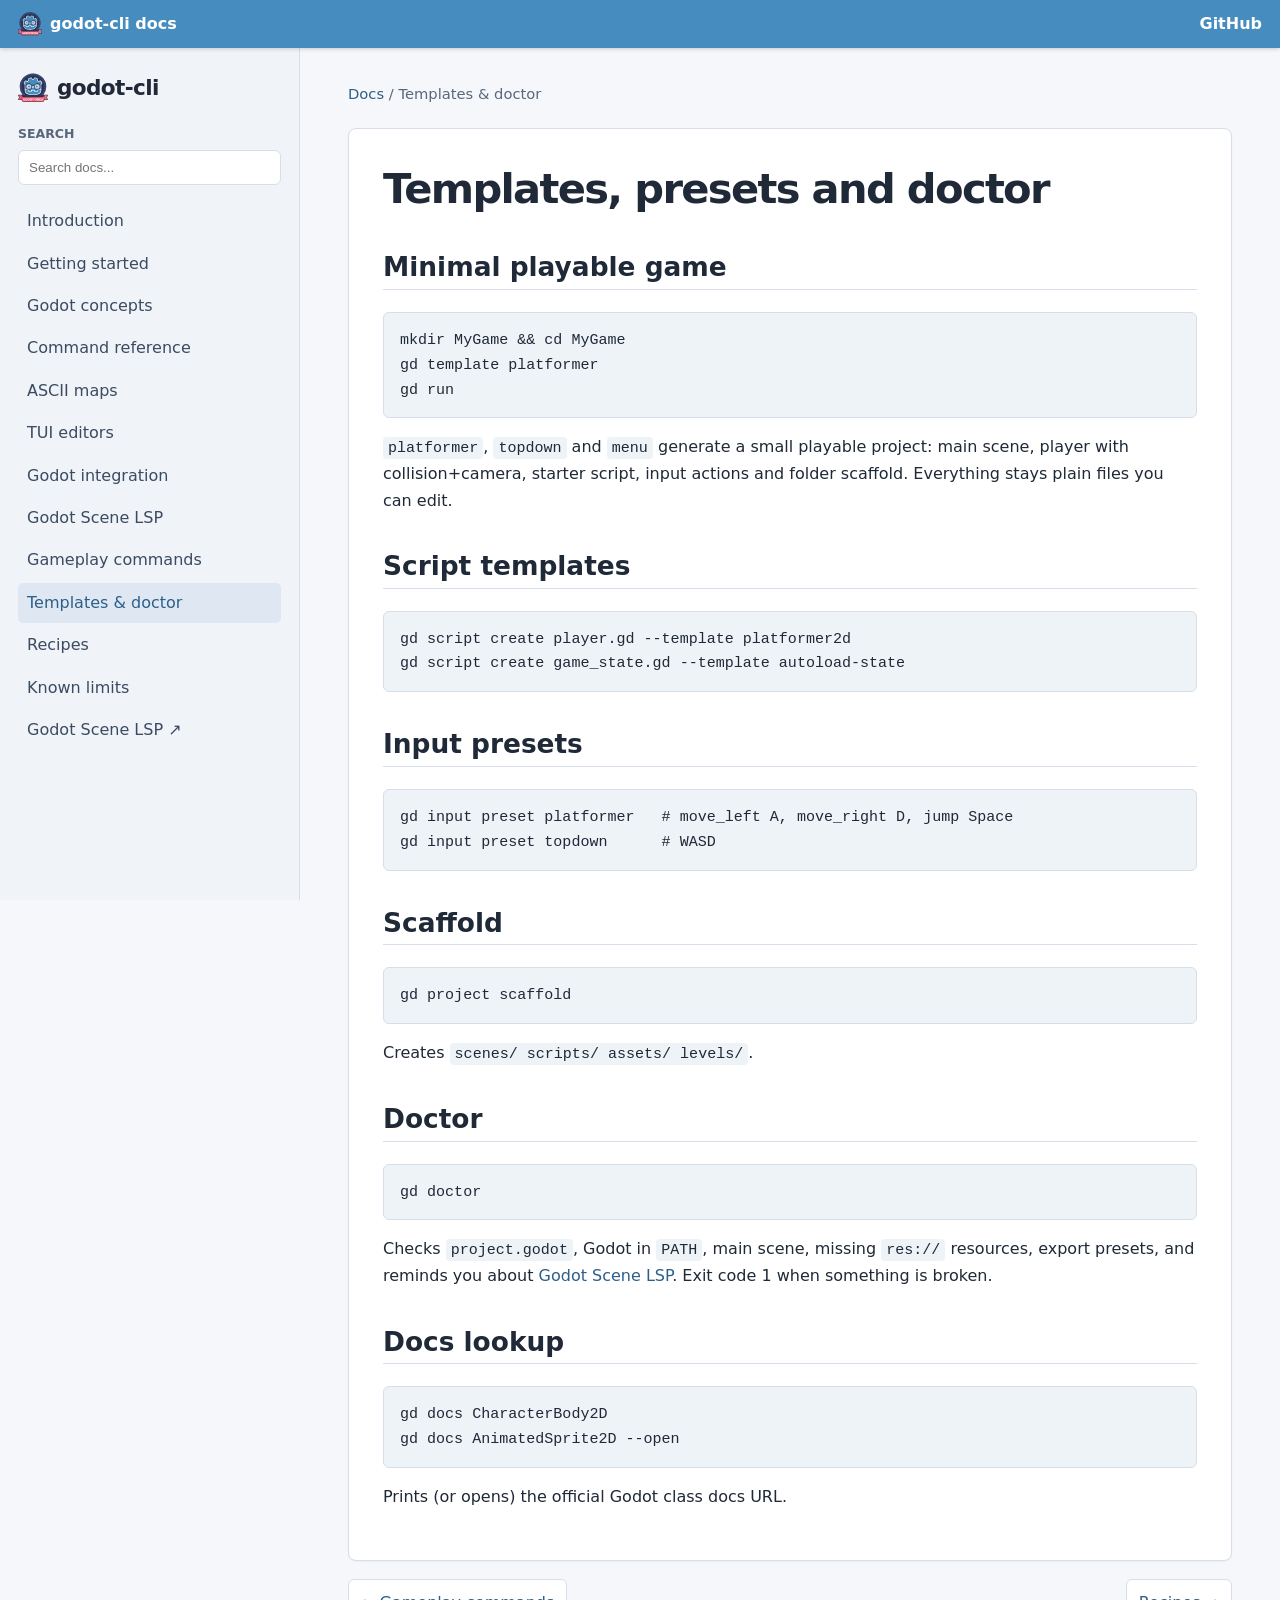
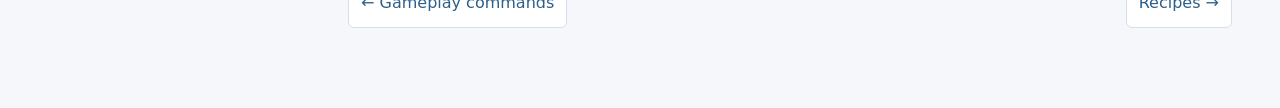
<file: productivity.html>
<!doctype html>
<html lang='en'>
<head>
  <meta charset='utf-8'>
  <meta name='viewport' content='width=device-width, initial-scale=1'>
  <title>Templates & doctor — godot-cli docs</title>
  <meta name='description' content='godot-cli documentation'>
  <link rel='stylesheet' href='styles.css'>
</head>
<body>
  <header class='topbar'><button id='menuButton' aria-label='Toggle navigation'>☰</button><a class='topbrand' href='index.html'><img src='assets/godot-documentation-logo.svg' alt='' class='top-logo'> godot-cli docs</a><a href='https://github.com/luisfer-cli/godot-cli'>GitHub</a></header>
  <aside class='sidebar' id='sidebar'>
    <a class='brand' href='index.html'><img src='assets/godot-documentation-logo.svg' alt='Godot logo'> <span>godot-cli</span></a>
    <label class='search-label' for='search'>Search</label>
    <input id='search' type='search' placeholder='Search docs...' autocomplete='off'>
    <div id='searchResults' class='search-results' hidden></div>
    <nav><a  href='index.html'>Introduction</a>
<a  href='getting-started.html'>Getting started</a>
<a  href='concepts.html'>Godot concepts</a>
<a  href='commands.html'>Command reference</a>
<a  href='maps.html'>ASCII maps</a>
<a  href='tui.html'>TUI editors</a>
<a  href='godot-integration.html'>Godot integration</a>
<a  href='godot-lsp.html'>Godot Scene LSP</a>
<a  href='gameplay.html'>Gameplay commands</a>
<a class=active href='productivity.html'>Templates & doctor</a>
<a  href='recipes.html'>Recipes</a>
<a  href='limits.html'>Known limits</a><a href='https://github.com/luisfer-cli/godot-scene-lsp'>Godot Scene LSP ↗</a></nav>
  </aside>
  <main class='content'>
    <div class='breadcrumbs'><a href='index.html'>Docs</a> / <span>Templates & doctor</span></div>
    <article>
<h1>Templates, presets and doctor</h1>
<h2>Minimal playable game</h2><pre><code>mkdir MyGame && cd MyGame
gd template platformer
gd run</code></pre>
<p><code>platformer</code>, <code>topdown</code> and <code>menu</code> generate a small playable project: main scene, player with collision+camera, starter script, input actions and folder scaffold. Everything stays plain files you can edit.</p>
<h2>Script templates</h2><pre><code>gd script create player.gd --template platformer2d
gd script create game_state.gd --template autoload-state</code></pre>
<h2>Input presets</h2><pre><code>gd input preset platformer   # move_left A, move_right D, jump Space
gd input preset topdown      # WASD</code></pre>
<h2>Scaffold</h2><pre><code>gd project scaffold</code></pre><p>Creates <code>scenes/ scripts/ assets/ levels/</code>.</p>
<h2>Doctor</h2><pre><code>gd doctor</code></pre><p>Checks <code>project.godot</code>, Godot in <code>PATH</code>, main scene, missing <code>res://</code> resources, export presets, and reminds you about <a href='godot-lsp.html'>Godot Scene LSP</a>. Exit code 1 when something is broken.</p>
<h2>Docs lookup</h2><pre><code>gd docs CharacterBody2D
gd docs AnimatedSprite2D --open</code></pre><p>Prints (or opens) the official Godot class docs URL.</p>
</article>
    <nav class='pager'><a href='gameplay.html'>← Gameplay commands</a><a href='recipes.html'>Recipes →</a></nav>
  </main>
  <script>window.SEARCH_INDEX = [{'url': 'index.html', 'title': 'Introduction', 'text': '\n<h1>godot-cli documentation</h1>\n<p class=lead>godot-cli is a terminal-first workflow for Godot 4. It helps you create, inspect, edit, check, run, and export Godot projects without opening the Godot editor for repetitive tasks.</p>\n<div class=admonition note><p><strong>Philosophy:</strong> use the CLI for repeatable project edits, use Neovim + LSP for rich text editing, and use Godot for visual or engine-specific work.</p></div>\n<h2>What you can do</h2>\n<div class=cards>\n  <a class=card href=getting-started.html><h3>Start a project</h3><p>Create a project, scene, player node, input action, and run it.</p></a>\n  <a class=card href=commands.html><h3>Command reference</h3><p>Every command grouped by project, scene, node, script, map, and export.</p></a>\n  <a class=card href=maps.html><h3>ASCII maps</h3><p>Edit simple 2D levels directly in the terminal.</p></a>\n  <a class=card href=godot-lsp.html><h3>Godot Scene LSP</h3><p>Pair the CLI with completions for scenes, node paths, and resources.</p></a>\n</div>\n<h2>Godot in one minute</h2>\n<p>Godot games are built from <strong>scenes</strong>. Scenes are trees of <strong>nodes</strong>. Nodes can have <strong>scripts</strong>. Files are referenced through <code>res://</code> paths. godot-cli edits those project files from your shell.</p>\n<pre><code>gd project init MyGame\ngd scene create Main --root Node2D\ngd node add Main Player --type CharacterBody2D\ngd script attach Main Player player.gd\ngd check --godot\ngd run</code></pre>\n'}, {'url': 'getting-started.html', 'title': 'Getting started', 'text': '\n<h1>Getting started</h1>\n<p class=lead>This walkthrough creates a small Godot project using only shell commands.</p>\n<h2>Install</h2>\n<pre><code>git clone https://github.com/luisfer-cli/godot-cli.git\ncd godot-cli\nmake install\nexport PATH="$HOME/.local/bin:$PATH"</code></pre>\n<h2>Create a project</h2>\n<pre><code>mkdir MyGame && cd MyGame\ngd project init MyGame\ngd scene create Main --root Node2D\ngd scene main Main</code></pre>\n<h2>Add a player</h2>\n<pre><code>gd node add Main Player --type CharacterBody2D\ngd script create player.gd --extends CharacterBody2D\ngd script attach Main Player player.gd\ngd input add jump Space</code></pre>\n<h2>Create a level</h2>\n<pre><code>gd map new Level1 24 14\ngd map edit Level1\ngd map compile Level1 LevelScene</code></pre>\n<h2>Validate and run</h2>\n<pre><code>gd check --godot\ngd run</code></pre>\n<div class=admonition tip><p><strong>Tip:</strong> if your binary is not named <code>godot</code>, use <code>--godot /path/to/godot</code>.</p></div>\n'}, {'url': 'concepts.html', 'title': 'Godot concepts', 'text': '\n<h1>Godot concepts for CLI users</h1>\n<p class=lead>You do not need to memorize the editor UI to understand how Godot projects are structured.</p>\n<h2>Scenes</h2>\n<p>A scene is a reusable tree of nodes, usually saved as a <code>.tscn</code> file. Common examples: <code>Main.tscn</code>, <code>Player.tscn</code>, <code>Enemy.tscn</code>, <code>UI.tscn</code>.</p>\n<h2>Nodes</h2>\n<p>Nodes are the building blocks. <code>Node2D</code> groups 2D nodes. <code>CharacterBody2D</code> is useful for controlled characters. <code>Sprite2D</code> displays textures. <code>CollisionShape2D</code> defines collision geometry.</p>\n<h2>Scripts</h2>\n<p>Scripts add behavior to nodes. A GDScript file usually begins with <code>extends SomeGodotClass</code>. Attach scripts with <code>gd script attach</code>.</p>\n<h2>Resources and res:// paths</h2>\n<p>Godot refers to project files with <code>res://</code>. Example: <code>res://player.gd</code>. The CLI normalizes paths when attaching scripts or setting project values.</p>\n<h2>Where the CLI fits</h2>\n<p>godot-cli changes text resources conservatively. It is not a visual scene editor. It is for repeatable operations you want in shell history, scripts, and automation.</p>\n'}, {'url': 'commands.html', 'title': 'Command reference', 'text': '\n<h1>Command reference</h1>\n<p class=lead>Commands are intentionally boring and scriptable.</p>\n<h2>Project</h2><pre><code>gd project init &lt;name&gt;\ngd project info\ngd project scaffold\ngd project setting get &lt;section/key&gt;\ngd project setting set &lt;section/key&gt; &lt;value&gt;</code></pre>\n<h2>Scenes</h2><pre><code>gd scene create &lt;path&gt; [--root Node2D]\ngd scene list\ngd scene main &lt;scene&gt;\ngd scene instance &lt;scene&gt; &lt;name&gt; &lt;packed.tscn&gt; [--parent .]\ngd scene grep &lt;pattern&gt;\ngd scene edit &lt;scene&gt;</code></pre>\n<h2>Nodes</h2><pre><code>gd node add &lt;scene&gt; &lt;name&gt; [--type Node2D] [--parent .]\ngd node list &lt;scene&gt;\ngd node get &lt;scene&gt; &lt;node&gt; &lt;property&gt;\ngd node set &lt;scene&gt; &lt;node&gt; &lt;property&gt; &lt;value&gt;\ngd node duplicate &lt;scene&gt; &lt;node&gt; &lt;new_name&gt;\ngd node rename &lt;scene&gt; &lt;node&gt; &lt;new_name&gt;\ngd node move &lt;scene&gt; &lt;node&gt; &lt;new_parent&gt;\ngd node find &lt;scene&gt; [--type T]\ngd node remove &lt;scene&gt; &lt;node&gt;</code></pre>\n<h2>Scripts and signals</h2><pre><code>gd script create &lt;path&gt; [--extends Node] [--template platformer2d]\ngd script attach &lt;scene&gt; &lt;node&gt; &lt;script&gt;\ngd script list\ngd signal connect &lt;scene&gt; &lt;signal&gt; &lt;from_node&gt; &lt;to_node&gt; &lt;method&gt;\ngd signal list &lt;scene&gt;</code></pre>\n<h2>Spritesheets and assets</h2><pre><code>gd spriteframes from-sheet &lt;scene&gt; &lt;node&gt; &lt;image&gt; --anim &lt;name&gt; --frame WxH --count N|auto [--fps N] [--columns N] [--offset X,Y] [--out file.tres] [--append]\ngd asset list\ngd asset check</code></pre>\n<h2>Gameplay builders</h2><pre><code>gd collision add &lt;scene&gt; &lt;node&gt; rectangle|circle|capsule &lt;size&gt;\ngd camera add &lt;scene&gt; &lt;name&gt; [--parent .] [--current] [--zoom N]\ngd audio add &lt;scene&gt; &lt;name&gt; &lt;file&gt; [--parent .]\ngd group add|list|remove &lt;scene&gt; [node] [group]</code></pre>\n<h2>Input and autoloads</h2><pre><code>gd input add &lt;action&gt; &lt;key&gt;\ngd input preset platformer|topdown\ngd input list\ngd input remove &lt;action&gt;\ngd autoload add &lt;name&gt; &lt;script&gt;\ngd autoload list\ngd autoload remove &lt;name&gt;</code></pre>\n<h2>Templates, doctor, docs</h2><pre><code>gd template platformer|topdown|menu\ngd doctor\ngd docs &lt;GodotClass&gt; [--open]</code></pre>\n<h2>Run, check, test, export</h2><pre><code>gd check [--godot [godot]]\ngd test\ngd export list\ngd export run &lt;preset&gt; [output] [--godot godot]\ngd run [--godot godot]\ngd self-test</code></pre>\n'}, {'url': 'maps.html', 'title': 'ASCII maps', 'text': '\n<h1>ASCII maps</h1>\n<p class=lead>ASCII maps are a quick way to sketch 2D levels without a visual TileMap editor.</p>\n<h2>Format</h2>\n<p><code>.</code> is empty. Every other character becomes a node when compiled.</p>\n<pre><code>P#.\n..#</code></pre>\n<h2>Commands</h2>\n<pre><code>gd map new Level1 16 9\ngd map check Level1\ngd map edit Level1\ngd map compile Level1 LevelScene --tile-size 16</code></pre>\n<h2>Legend</h2>\n<p>Create <code>levels/map.legend</code> to map characters to Godot node types.</p>\n<pre><code>[legend]\n#=StaticBody2D\nP=CharacterBody2D\nC=Camera2D</code></pre>\n<h2>Map editor keys</h2>\n<table><tr><th>Key</th><th>Action</th></tr><tr><td><code>h/j/k/l</code></td><td>Move cursor</td></tr><tr><td>printable key</td><td>Select tile</td></tr><tr><td><code>p</code> or space</td><td>Paint</td></tr><tr><td><code>u</code></td><td>Undo</td></tr><tr><td><code>:w</code>, <code>:q</code>, <code>:wq</code></td><td>Write/quit</td></tr></table>\n<div class=admonition note><p><strong>Why not native TileMap?</strong> Native TileMap editing needs TileSet and atlas metadata. The CLI uses ASCII maps until that data model is worth supporting.</p></div>\n'}, {'url': 'tui.html', 'title': 'TUI editors', 'text': '\n<h1>TUI editors</h1>\n<p class=lead>The TUIs are small terminal helpers with Vim-ish bindings. They are not full editor replacements.</p>\n<h2>Scene browser</h2>\n<pre><code>gd scene edit Main</code></pre>\n<table><tr><th>Key</th><th>Action</th></tr><tr><td><code>j/k</code></td><td>Move through nodes</td></tr><tr><td><code>/</code></td><td>Search node path</td></tr><tr><td><code>?</code></td><td>Help</td></tr><tr><td><code>:w</code>, <code>:q</code>, <code>:wq</code></td><td>Write/quit</td></tr></table>\n<h2>Map editor</h2>\n<pre><code>gd map edit Level1</code></pre>\n<p>Use this for quick ASCII map edits. Compile the map back into a scene with <code>gd map compile</code>.</p>\n'}, {'url': 'godot-integration.html', 'title': 'Godot integration', 'text': '\n<h1>Godot integration</h1>\n<p class=lead>The CLI delegates engine work to the real Godot binary.</p>\n<h2>Run</h2><pre><code>gd run\ngd run --godot /opt/Godot_v4/godot</code></pre>\n<h2>Headless check</h2><pre><code>gd check --godot</code></pre>\n<h2>Exports</h2><pre><code>gd export list\ngd export run Linux build/game.x86_64</code></pre>\n<h2>Tests</h2><p>Configure a test command in <code>project.godot</code>.</p><pre><code>[gd]\ntest_command=godot --headless --path . --script res://test_runner.gd</code></pre><pre><code>gd test</code></pre>\n'}, {'url': 'godot-lsp.html', 'title': 'Godot Scene LSP', 'text': '\n<h1>Godot Scene LSP</h1>\n<p class=lead>Pair godot-cli with <a href=https://github.com/luisfer-cli/godot-scene-lsp>godot-scene-lsp</a> for rich Neovim editing.</p>\n<p>The LSP is a minimal dependency-free server focused on scenes, nodes, resources, and GDScript completions while working without opening Godot.</p>\n<h2>Features</h2>\n<ul><li>Scene <code>.tscn</code> completions.</li><li>Node path completions like <code>Player/Sprite</code>.</li><li><code>res://...</code> resource completions for scripts, scenes, textures, audio, and project files.</li><li>Godot classes, keywords, callbacks, and project symbols.</li><li>Document symbols, definitions, references, hover, and simple diagnostics.</li></ul>\n<h2>Install</h2><pre><code>git clone https://github.com/luisfer-cli/godot-scene-lsp.git\ncd godot-scene-lsp\nmake install</code></pre>\n<h2>Neovim</h2><pre><code>vim.lsp.start({\n  name = godot-scene-lsp,\n  cmd = { godot-scene-lsp, --stdio },\n  root_dir = vim.fs.root(0, { project.godot, .git }),\n})</code></pre>\n<h2>Recommended workflow</h2><p>Use godot-cli for repeatable structural changes. Use Neovim + godot-scene-lsp for writing scripts and editing scenes/resources. Use Godot for visual authoring when the terminal stops being the fastest tool.</p>\n'}, {'url': 'gameplay.html', 'title': 'Gameplay commands', 'text': '\n<h1>Gameplay commands</h1>\n<p class=lead>High-value scene building blocks without opening the editor.</p>\n<h2>Instance a scene</h2><pre><code>gd scene instance Main Mob enemy.tscn --parent Enemies</code></pre>\n<p>Adds a <code>PackedScene</code> external resource and a node with <code>instance=ExtResource(...)</code>.</p>\n<h2>Collisions</h2><pre><code>gd collision add Main Player rectangle 16x24\n# circle: radius, capsule: radius,height\ngd collision add Main Aura circle 32</code></pre>\n<p>Creates the <code>RectangleShape2D</code>/<code>CircleShape2D</code>/<code>CapsuleShape2D</code> sub-resource and a <code>CollisionShape2D</code> child node. Polygons stay in Neovim/Godot.</p>\n<h2>Camera and audio</h2><pre><code>gd camera add Main Camera --parent Player --current --zoom 2\ngd audio add Main Jump assets/jump.wav --parent Player</code></pre>\n<h2>Groups and signals</h2><pre><code>gd group add Main Player enemies\ngd group list Main\ngd group remove Main Player enemies\ngd signal connect Main body_entered Area Body _hit\ngd signal list Main</code></pre>\n<h2>Spritesheets</h2><pre><code>gd node add Main PlayerAnim --type AnimatedSprite2D --parent Player\ngd spriteframes from-sheet Main PlayerAnim assets/player.png   --anim walk --frame 16x16 --count auto\ngd spriteframes from-sheet Main PlayerAnim assets/player.png   --anim idle --frame 16x16 --count 4 --append</code></pre>\n<p>Generates a <code>SpriteFrames</code> <code>.tres</code> with one <code>AtlasTexture</code> per frame and assigns it to the node. <code>--count auto</code> derives rows×columns from the real PNG size (clip warning if leftover pixels); <code>--append</code> adds a second animation to the same resource without id collisions. Then play from script:</p>\n<pre><code>$PlayerAnim.play("walk")</code></pre>\n<h2>Reorganizing scenes</h2><pre><code>gd node move Main Player HUD          # reparent (descendants + connections follow)\ngd node find Main --type Sprite2D\ngd scene grep position                 # escena:nodo:linea across all .tscn</code></pre>\n<h2>Assets</h2><pre><code>gd asset list\ngd asset check</code></pre><p>Finds every <code>res://</code> reference in <code>.tscn</code>/<code>.tres</code>/<code>.gd</code>/<code>project.godot</code> and reports broken ones.</p>\n'}, {'url': 'productivity.html', 'title': 'Templates & doctor', 'text': '\n<h1>Templates, presets and doctor</h1>\n<h2>Minimal playable game</h2><pre><code>mkdir MyGame && cd MyGame\ngd template platformer\ngd run</code></pre>\n<p><code>platformer</code>, <code>topdown</code> and <code>menu</code> generate a small playable project: main scene, player with collision+camera, starter script, input actions and folder scaffold. Everything stays plain files you can edit.</p>\n<h2>Script templates</h2><pre><code>gd script create player.gd --template platformer2d\ngd script create game_state.gd --template autoload-state</code></pre>\n<h2>Input presets</h2><pre><code>gd input preset platformer   # move_left A, move_right D, jump Space\ngd input preset topdown      # WASD</code></pre>\n<h2>Scaffold</h2><pre><code>gd project scaffold</code></pre><p>Creates <code>scenes/ scripts/ assets/ levels/</code>.</p>\n<h2>Doctor</h2><pre><code>gd doctor</code></pre><p>Checks <code>project.godot</code>, Godot in <code>PATH</code>, main scene, missing <code>res://</code> resources, export presets, and reminds you about <a href=godot-lsp.html>Godot Scene LSP</a>. Exit code 1 when something is broken.</p>\n<h2>Docs lookup</h2><pre><code>gd docs CharacterBody2D\ngd docs AnimatedSprite2D --open</code></pre><p>Prints (or opens) the official Godot class docs URL.</p>\n'}, {'url': 'recipes.html', 'title': 'Recipes', 'text': '\n<h1>Recipes</h1>\n<h2>Create a player scene</h2><pre><code>gd scene create Player --root CharacterBody2D\ngd node add Player Sprite --type Sprite2D\ngd node add Player Collision --type CollisionShape2D\ngd script create player.gd --extends CharacterBody2D\ngd script attach Player Player player.gd</code></pre>\n<h2>Create a UI scene</h2><pre><code>gd scene create UI --root Control\ngd node add UI Menu --type VBoxContainer\ngd node add UI StartButton --type Button --parent Menu</code></pre>\n<h2>Prepare export</h2><pre><code>gd check --godot\ngd export list\ngd export run Linux dist/my-game.x86_64</code></pre>\n<h2>Use Neovim for deep edits</h2><pre><code>nvim Main.tscn player.gd</code></pre><p>With godot-scene-lsp running, you get project-aware completions for node paths and <code>res://</code> resources.</p>\n'}, {'url': 'limits.html', 'title': 'Known limits', 'text': '\n<h1>Known limits</h1>\n<ul><li><code>.tscn</code> support is conservative and line-preserving, not a full Godot resource parser.</li><li>Native TileMap/TileSet editing is not implemented; use ASCII maps or Neovim/Godot for full tileset metadata.</li><li><code>collision add</code> covers rectangle/circle/capsule; polygon shapes stay in the editor.</li><li>The curses TUIs are intentionally small helpers.</li><li>Input mapping supports basic keys first.</li><li>On Windows, curses may require a compatible terminal environment.</li></ul>\n<h2>Design rule</h2><p>godot-cli should stay boring and scriptable. If a feature starts becoming a clone of Godots editor, it probably belongs in Godot or the LSP instead.</p>\n'}];</script>
  <script src='docs.js'></script>
</body>
</html>
</file>
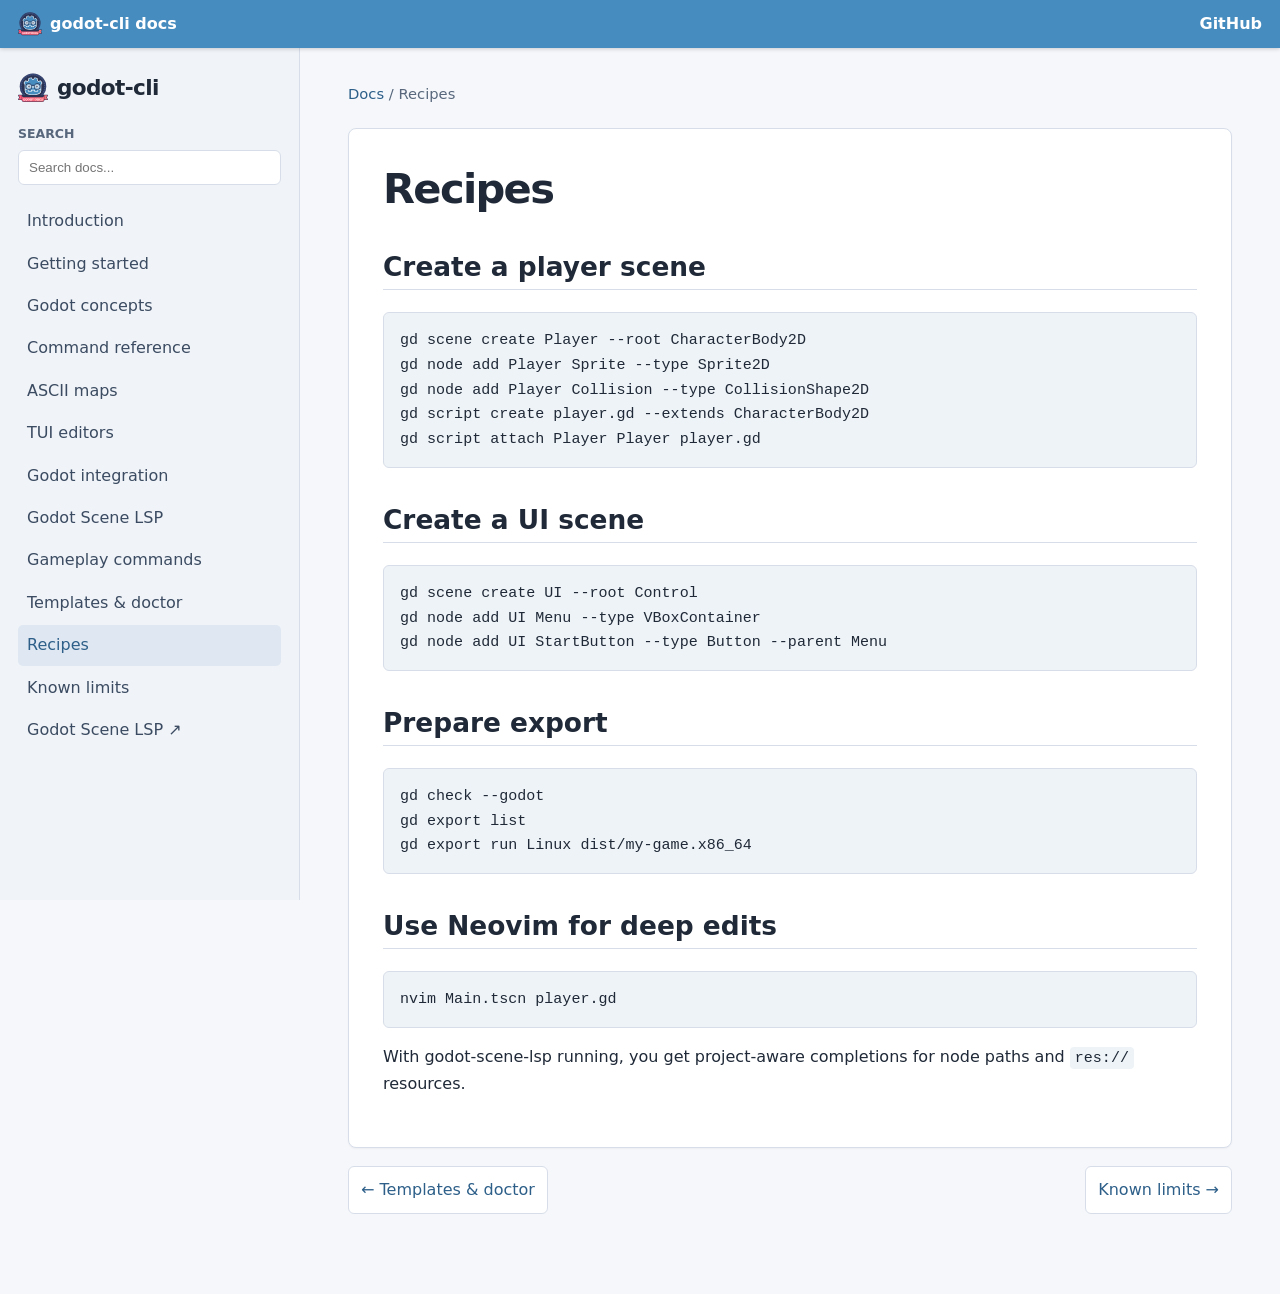
<file: recipes.html>
<!doctype html>
<html lang='en'>
<head>
  <meta charset='utf-8'>
  <meta name='viewport' content='width=device-width, initial-scale=1'>
  <title>Recipes — godot-cli docs</title>
  <meta name='description' content='godot-cli documentation'>
  <link rel='stylesheet' href='styles.css'>
</head>
<body>
  <header class='topbar'><button id='menuButton' aria-label='Toggle navigation'>☰</button><a class='topbrand' href='index.html'><img src='assets/godot-documentation-logo.svg' alt='' class='top-logo'> godot-cli docs</a><a href='https://github.com/luisfer-cli/godot-cli'>GitHub</a></header>
  <aside class='sidebar' id='sidebar'>
    <a class='brand' href='index.html'><img src='assets/godot-documentation-logo.svg' alt='Godot logo'> <span>godot-cli</span></a>
    <label class='search-label' for='search'>Search</label>
    <input id='search' type='search' placeholder='Search docs...' autocomplete='off'>
    <div id='searchResults' class='search-results' hidden></div>
    <nav><a  href='index.html'>Introduction</a>
<a  href='getting-started.html'>Getting started</a>
<a  href='concepts.html'>Godot concepts</a>
<a  href='commands.html'>Command reference</a>
<a  href='maps.html'>ASCII maps</a>
<a  href='tui.html'>TUI editors</a>
<a  href='godot-integration.html'>Godot integration</a>
<a  href='godot-lsp.html'>Godot Scene LSP</a>
<a  href='gameplay.html'>Gameplay commands</a>
<a  href='productivity.html'>Templates & doctor</a>
<a class=active href='recipes.html'>Recipes</a>
<a  href='limits.html'>Known limits</a><a href='https://github.com/luisfer-cli/godot-scene-lsp'>Godot Scene LSP ↗</a></nav>
  </aside>
  <main class='content'>
    <div class='breadcrumbs'><a href='index.html'>Docs</a> / <span>Recipes</span></div>
    <article>
<h1>Recipes</h1>
<h2>Create a player scene</h2><pre><code>gd scene create Player --root CharacterBody2D
gd node add Player Sprite --type Sprite2D
gd node add Player Collision --type CollisionShape2D
gd script create player.gd --extends CharacterBody2D
gd script attach Player Player player.gd</code></pre>
<h2>Create a UI scene</h2><pre><code>gd scene create UI --root Control
gd node add UI Menu --type VBoxContainer
gd node add UI StartButton --type Button --parent Menu</code></pre>
<h2>Prepare export</h2><pre><code>gd check --godot
gd export list
gd export run Linux dist/my-game.x86_64</code></pre>
<h2>Use Neovim for deep edits</h2><pre><code>nvim Main.tscn player.gd</code></pre><p>With godot-scene-lsp running, you get project-aware completions for node paths and <code>res://</code> resources.</p>
</article>
    <nav class='pager'><a href='productivity.html'>← Templates & doctor</a><a href='limits.html'>Known limits →</a></nav>
  </main>
  <script>window.SEARCH_INDEX = [{'url': 'index.html', 'title': 'Introduction', 'text': '\n<h1>godot-cli documentation</h1>\n<p class=lead>godot-cli is a terminal-first workflow for Godot 4. It helps you create, inspect, edit, check, run, and export Godot projects without opening the Godot editor for repetitive tasks.</p>\n<div class=admonition note><p><strong>Philosophy:</strong> use the CLI for repeatable project edits, use Neovim + LSP for rich text editing, and use Godot for visual or engine-specific work.</p></div>\n<h2>What you can do</h2>\n<div class=cards>\n  <a class=card href=getting-started.html><h3>Start a project</h3><p>Create a project, scene, player node, input action, and run it.</p></a>\n  <a class=card href=commands.html><h3>Command reference</h3><p>Every command grouped by project, scene, node, script, map, and export.</p></a>\n  <a class=card href=maps.html><h3>ASCII maps</h3><p>Edit simple 2D levels directly in the terminal.</p></a>\n  <a class=card href=godot-lsp.html><h3>Godot Scene LSP</h3><p>Pair the CLI with completions for scenes, node paths, and resources.</p></a>\n</div>\n<h2>Godot in one minute</h2>\n<p>Godot games are built from <strong>scenes</strong>. Scenes are trees of <strong>nodes</strong>. Nodes can have <strong>scripts</strong>. Files are referenced through <code>res://</code> paths. godot-cli edits those project files from your shell.</p>\n<pre><code>gd project init MyGame\ngd scene create Main --root Node2D\ngd node add Main Player --type CharacterBody2D\ngd script attach Main Player player.gd\ngd check --godot\ngd run</code></pre>\n'}, {'url': 'getting-started.html', 'title': 'Getting started', 'text': '\n<h1>Getting started</h1>\n<p class=lead>This walkthrough creates a small Godot project using only shell commands.</p>\n<h2>Install</h2>\n<pre><code>git clone https://github.com/luisfer-cli/godot-cli.git\ncd godot-cli\nmake install\nexport PATH="$HOME/.local/bin:$PATH"</code></pre>\n<h2>Create a project</h2>\n<pre><code>mkdir MyGame && cd MyGame\ngd project init MyGame\ngd scene create Main --root Node2D\ngd scene main Main</code></pre>\n<h2>Add a player</h2>\n<pre><code>gd node add Main Player --type CharacterBody2D\ngd script create player.gd --extends CharacterBody2D\ngd script attach Main Player player.gd\ngd input add jump Space</code></pre>\n<h2>Create a level</h2>\n<pre><code>gd map new Level1 24 14\ngd map edit Level1\ngd map compile Level1 LevelScene</code></pre>\n<h2>Validate and run</h2>\n<pre><code>gd check --godot\ngd run</code></pre>\n<div class=admonition tip><p><strong>Tip:</strong> if your binary is not named <code>godot</code>, use <code>--godot /path/to/godot</code>.</p></div>\n'}, {'url': 'concepts.html', 'title': 'Godot concepts', 'text': '\n<h1>Godot concepts for CLI users</h1>\n<p class=lead>You do not need to memorize the editor UI to understand how Godot projects are structured.</p>\n<h2>Scenes</h2>\n<p>A scene is a reusable tree of nodes, usually saved as a <code>.tscn</code> file. Common examples: <code>Main.tscn</code>, <code>Player.tscn</code>, <code>Enemy.tscn</code>, <code>UI.tscn</code>.</p>\n<h2>Nodes</h2>\n<p>Nodes are the building blocks. <code>Node2D</code> groups 2D nodes. <code>CharacterBody2D</code> is useful for controlled characters. <code>Sprite2D</code> displays textures. <code>CollisionShape2D</code> defines collision geometry.</p>\n<h2>Scripts</h2>\n<p>Scripts add behavior to nodes. A GDScript file usually begins with <code>extends SomeGodotClass</code>. Attach scripts with <code>gd script attach</code>.</p>\n<h2>Resources and res:// paths</h2>\n<p>Godot refers to project files with <code>res://</code>. Example: <code>res://player.gd</code>. The CLI normalizes paths when attaching scripts or setting project values.</p>\n<h2>Where the CLI fits</h2>\n<p>godot-cli changes text resources conservatively. It is not a visual scene editor. It is for repeatable operations you want in shell history, scripts, and automation.</p>\n'}, {'url': 'commands.html', 'title': 'Command reference', 'text': '\n<h1>Command reference</h1>\n<p class=lead>Commands are intentionally boring and scriptable.</p>\n<h2>Project</h2><pre><code>gd project init &lt;name&gt;\ngd project info\ngd project scaffold\ngd project setting get &lt;section/key&gt;\ngd project setting set &lt;section/key&gt; &lt;value&gt;</code></pre>\n<h2>Scenes</h2><pre><code>gd scene create &lt;path&gt; [--root Node2D]\ngd scene list\ngd scene main &lt;scene&gt;\ngd scene instance &lt;scene&gt; &lt;name&gt; &lt;packed.tscn&gt; [--parent .]\ngd scene grep &lt;pattern&gt;\ngd scene edit &lt;scene&gt;</code></pre>\n<h2>Nodes</h2><pre><code>gd node add &lt;scene&gt; &lt;name&gt; [--type Node2D] [--parent .]\ngd node list &lt;scene&gt;\ngd node get &lt;scene&gt; &lt;node&gt; &lt;property&gt;\ngd node set &lt;scene&gt; &lt;node&gt; &lt;property&gt; &lt;value&gt;\ngd node duplicate &lt;scene&gt; &lt;node&gt; &lt;new_name&gt;\ngd node rename &lt;scene&gt; &lt;node&gt; &lt;new_name&gt;\ngd node move &lt;scene&gt; &lt;node&gt; &lt;new_parent&gt;\ngd node find &lt;scene&gt; [--type T]\ngd node remove &lt;scene&gt; &lt;node&gt;</code></pre>\n<h2>Scripts and signals</h2><pre><code>gd script create &lt;path&gt; [--extends Node] [--template platformer2d]\ngd script attach &lt;scene&gt; &lt;node&gt; &lt;script&gt;\ngd script list\ngd signal connect &lt;scene&gt; &lt;signal&gt; &lt;from_node&gt; &lt;to_node&gt; &lt;method&gt;\ngd signal list &lt;scene&gt;</code></pre>\n<h2>Spritesheets and assets</h2><pre><code>gd spriteframes from-sheet &lt;scene&gt; &lt;node&gt; &lt;image&gt; --anim &lt;name&gt; --frame WxH --count N|auto [--fps N] [--columns N] [--offset X,Y] [--out file.tres] [--append]\ngd asset list\ngd asset check</code></pre>\n<h2>Gameplay builders</h2><pre><code>gd collision add &lt;scene&gt; &lt;node&gt; rectangle|circle|capsule &lt;size&gt;\ngd camera add &lt;scene&gt; &lt;name&gt; [--parent .] [--current] [--zoom N]\ngd audio add &lt;scene&gt; &lt;name&gt; &lt;file&gt; [--parent .]\ngd group add|list|remove &lt;scene&gt; [node] [group]</code></pre>\n<h2>Input and autoloads</h2><pre><code>gd input add &lt;action&gt; &lt;key&gt;\ngd input preset platformer|topdown\ngd input list\ngd input remove &lt;action&gt;\ngd autoload add &lt;name&gt; &lt;script&gt;\ngd autoload list\ngd autoload remove &lt;name&gt;</code></pre>\n<h2>Templates, doctor, docs</h2><pre><code>gd template platformer|topdown|menu\ngd doctor\ngd docs &lt;GodotClass&gt; [--open]</code></pre>\n<h2>Run, check, test, export</h2><pre><code>gd check [--godot [godot]]\ngd test\ngd export list\ngd export run &lt;preset&gt; [output] [--godot godot]\ngd run [--godot godot]\ngd self-test</code></pre>\n'}, {'url': 'maps.html', 'title': 'ASCII maps', 'text': '\n<h1>ASCII maps</h1>\n<p class=lead>ASCII maps are a quick way to sketch 2D levels without a visual TileMap editor.</p>\n<h2>Format</h2>\n<p><code>.</code> is empty. Every other character becomes a node when compiled.</p>\n<pre><code>P#.\n..#</code></pre>\n<h2>Commands</h2>\n<pre><code>gd map new Level1 16 9\ngd map check Level1\ngd map edit Level1\ngd map compile Level1 LevelScene --tile-size 16</code></pre>\n<h2>Legend</h2>\n<p>Create <code>levels/map.legend</code> to map characters to Godot node types.</p>\n<pre><code>[legend]\n#=StaticBody2D\nP=CharacterBody2D\nC=Camera2D</code></pre>\n<h2>Map editor keys</h2>\n<table><tr><th>Key</th><th>Action</th></tr><tr><td><code>h/j/k/l</code></td><td>Move cursor</td></tr><tr><td>printable key</td><td>Select tile</td></tr><tr><td><code>p</code> or space</td><td>Paint</td></tr><tr><td><code>u</code></td><td>Undo</td></tr><tr><td><code>:w</code>, <code>:q</code>, <code>:wq</code></td><td>Write/quit</td></tr></table>\n<div class=admonition note><p><strong>Why not native TileMap?</strong> Native TileMap editing needs TileSet and atlas metadata. The CLI uses ASCII maps until that data model is worth supporting.</p></div>\n'}, {'url': 'tui.html', 'title': 'TUI editors', 'text': '\n<h1>TUI editors</h1>\n<p class=lead>The TUIs are small terminal helpers with Vim-ish bindings. They are not full editor replacements.</p>\n<h2>Scene browser</h2>\n<pre><code>gd scene edit Main</code></pre>\n<table><tr><th>Key</th><th>Action</th></tr><tr><td><code>j/k</code></td><td>Move through nodes</td></tr><tr><td><code>/</code></td><td>Search node path</td></tr><tr><td><code>?</code></td><td>Help</td></tr><tr><td><code>:w</code>, <code>:q</code>, <code>:wq</code></td><td>Write/quit</td></tr></table>\n<h2>Map editor</h2>\n<pre><code>gd map edit Level1</code></pre>\n<p>Use this for quick ASCII map edits. Compile the map back into a scene with <code>gd map compile</code>.</p>\n'}, {'url': 'godot-integration.html', 'title': 'Godot integration', 'text': '\n<h1>Godot integration</h1>\n<p class=lead>The CLI delegates engine work to the real Godot binary.</p>\n<h2>Run</h2><pre><code>gd run\ngd run --godot /opt/Godot_v4/godot</code></pre>\n<h2>Headless check</h2><pre><code>gd check --godot</code></pre>\n<h2>Exports</h2><pre><code>gd export list\ngd export run Linux build/game.x86_64</code></pre>\n<h2>Tests</h2><p>Configure a test command in <code>project.godot</code>.</p><pre><code>[gd]\ntest_command=godot --headless --path . --script res://test_runner.gd</code></pre><pre><code>gd test</code></pre>\n'}, {'url': 'godot-lsp.html', 'title': 'Godot Scene LSP', 'text': '\n<h1>Godot Scene LSP</h1>\n<p class=lead>Pair godot-cli with <a href=https://github.com/luisfer-cli/godot-scene-lsp>godot-scene-lsp</a> for rich Neovim editing.</p>\n<p>The LSP is a minimal dependency-free server focused on scenes, nodes, resources, and GDScript completions while working without opening Godot.</p>\n<h2>Features</h2>\n<ul><li>Scene <code>.tscn</code> completions.</li><li>Node path completions like <code>Player/Sprite</code>.</li><li><code>res://...</code> resource completions for scripts, scenes, textures, audio, and project files.</li><li>Godot classes, keywords, callbacks, and project symbols.</li><li>Document symbols, definitions, references, hover, and simple diagnostics.</li></ul>\n<h2>Install</h2><pre><code>git clone https://github.com/luisfer-cli/godot-scene-lsp.git\ncd godot-scene-lsp\nmake install</code></pre>\n<h2>Neovim</h2><pre><code>vim.lsp.start({\n  name = godot-scene-lsp,\n  cmd = { godot-scene-lsp, --stdio },\n  root_dir = vim.fs.root(0, { project.godot, .git }),\n})</code></pre>\n<h2>Recommended workflow</h2><p>Use godot-cli for repeatable structural changes. Use Neovim + godot-scene-lsp for writing scripts and editing scenes/resources. Use Godot for visual authoring when the terminal stops being the fastest tool.</p>\n'}, {'url': 'gameplay.html', 'title': 'Gameplay commands', 'text': '\n<h1>Gameplay commands</h1>\n<p class=lead>High-value scene building blocks without opening the editor.</p>\n<h2>Instance a scene</h2><pre><code>gd scene instance Main Mob enemy.tscn --parent Enemies</code></pre>\n<p>Adds a <code>PackedScene</code> external resource and a node with <code>instance=ExtResource(...)</code>.</p>\n<h2>Collisions</h2><pre><code>gd collision add Main Player rectangle 16x24\n# circle: radius, capsule: radius,height\ngd collision add Main Aura circle 32</code></pre>\n<p>Creates the <code>RectangleShape2D</code>/<code>CircleShape2D</code>/<code>CapsuleShape2D</code> sub-resource and a <code>CollisionShape2D</code> child node. Polygons stay in Neovim/Godot.</p>\n<h2>Camera and audio</h2><pre><code>gd camera add Main Camera --parent Player --current --zoom 2\ngd audio add Main Jump assets/jump.wav --parent Player</code></pre>\n<h2>Groups and signals</h2><pre><code>gd group add Main Player enemies\ngd group list Main\ngd group remove Main Player enemies\ngd signal connect Main body_entered Area Body _hit\ngd signal list Main</code></pre>\n<h2>Spritesheets</h2><pre><code>gd node add Main PlayerAnim --type AnimatedSprite2D --parent Player\ngd spriteframes from-sheet Main PlayerAnim assets/player.png   --anim walk --frame 16x16 --count auto\ngd spriteframes from-sheet Main PlayerAnim assets/player.png   --anim idle --frame 16x16 --count 4 --append</code></pre>\n<p>Generates a <code>SpriteFrames</code> <code>.tres</code> with one <code>AtlasTexture</code> per frame and assigns it to the node. <code>--count auto</code> derives rows×columns from the real PNG size (clip warning if leftover pixels); <code>--append</code> adds a second animation to the same resource without id collisions. Then play from script:</p>\n<pre><code>$PlayerAnim.play("walk")</code></pre>\n<h2>Reorganizing scenes</h2><pre><code>gd node move Main Player HUD          # reparent (descendants + connections follow)\ngd node find Main --type Sprite2D\ngd scene grep position                 # escena:nodo:linea across all .tscn</code></pre>\n<h2>Assets</h2><pre><code>gd asset list\ngd asset check</code></pre><p>Finds every <code>res://</code> reference in <code>.tscn</code>/<code>.tres</code>/<code>.gd</code>/<code>project.godot</code> and reports broken ones.</p>\n'}, {'url': 'productivity.html', 'title': 'Templates & doctor', 'text': '\n<h1>Templates, presets and doctor</h1>\n<h2>Minimal playable game</h2><pre><code>mkdir MyGame && cd MyGame\ngd template platformer\ngd run</code></pre>\n<p><code>platformer</code>, <code>topdown</code> and <code>menu</code> generate a small playable project: main scene, player with collision+camera, starter script, input actions and folder scaffold. Everything stays plain files you can edit.</p>\n<h2>Script templates</h2><pre><code>gd script create player.gd --template platformer2d\ngd script create game_state.gd --template autoload-state</code></pre>\n<h2>Input presets</h2><pre><code>gd input preset platformer   # move_left A, move_right D, jump Space\ngd input preset topdown      # WASD</code></pre>\n<h2>Scaffold</h2><pre><code>gd project scaffold</code></pre><p>Creates <code>scenes/ scripts/ assets/ levels/</code>.</p>\n<h2>Doctor</h2><pre><code>gd doctor</code></pre><p>Checks <code>project.godot</code>, Godot in <code>PATH</code>, main scene, missing <code>res://</code> resources, export presets, and reminds you about <a href=godot-lsp.html>Godot Scene LSP</a>. Exit code 1 when something is broken.</p>\n<h2>Docs lookup</h2><pre><code>gd docs CharacterBody2D\ngd docs AnimatedSprite2D --open</code></pre><p>Prints (or opens) the official Godot class docs URL.</p>\n'}, {'url': 'recipes.html', 'title': 'Recipes', 'text': '\n<h1>Recipes</h1>\n<h2>Create a player scene</h2><pre><code>gd scene create Player --root CharacterBody2D\ngd node add Player Sprite --type Sprite2D\ngd node add Player Collision --type CollisionShape2D\ngd script create player.gd --extends CharacterBody2D\ngd script attach Player Player player.gd</code></pre>\n<h2>Create a UI scene</h2><pre><code>gd scene create UI --root Control\ngd node add UI Menu --type VBoxContainer\ngd node add UI StartButton --type Button --parent Menu</code></pre>\n<h2>Prepare export</h2><pre><code>gd check --godot\ngd export list\ngd export run Linux dist/my-game.x86_64</code></pre>\n<h2>Use Neovim for deep edits</h2><pre><code>nvim Main.tscn player.gd</code></pre><p>With godot-scene-lsp running, you get project-aware completions for node paths and <code>res://</code> resources.</p>\n'}, {'url': 'limits.html', 'title': 'Known limits', 'text': '\n<h1>Known limits</h1>\n<ul><li><code>.tscn</code> support is conservative and line-preserving, not a full Godot resource parser.</li><li>Native TileMap/TileSet editing is not implemented; use ASCII maps or Neovim/Godot for full tileset metadata.</li><li><code>collision add</code> covers rectangle/circle/capsule; polygon shapes stay in the editor.</li><li>The curses TUIs are intentionally small helpers.</li><li>Input mapping supports basic keys first.</li><li>On Windows, curses may require a compatible terminal environment.</li></ul>\n<h2>Design rule</h2><p>godot-cli should stay boring and scriptable. If a feature starts becoming a clone of Godots editor, it probably belongs in Godot or the LSP instead.</p>\n'}];</script>
  <script src='docs.js'></script>
</body>
</html>
</file>
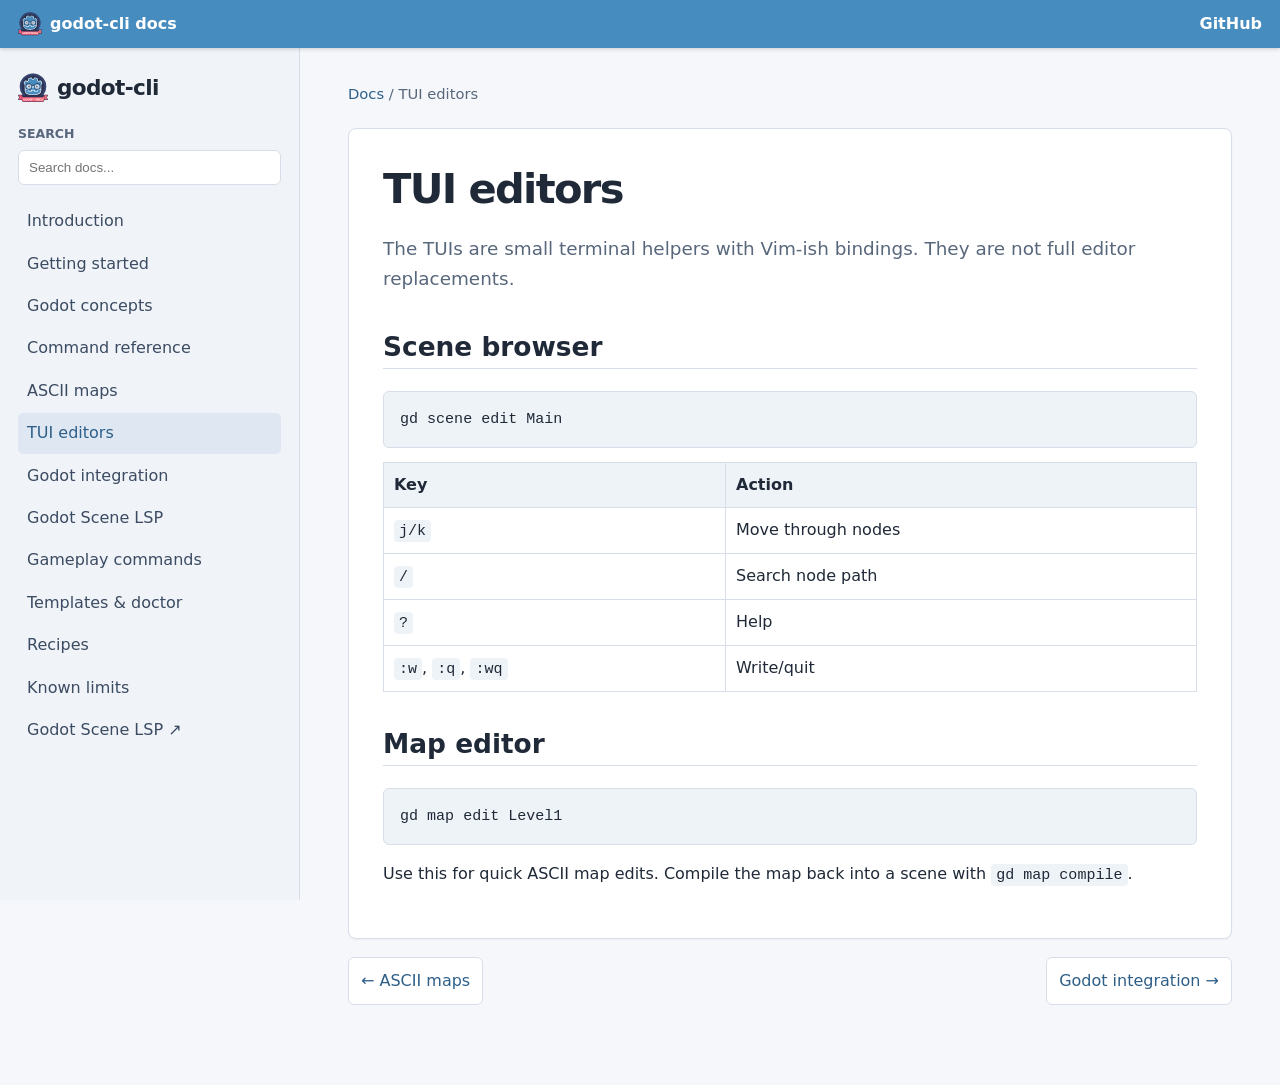
<file: tui.html>
<!doctype html>
<html lang='en'>
<head>
  <meta charset='utf-8'>
  <meta name='viewport' content='width=device-width, initial-scale=1'>
  <title>TUI editors — godot-cli docs</title>
  <meta name='description' content='godot-cli documentation'>
  <link rel='stylesheet' href='styles.css'>
</head>
<body>
  <header class='topbar'><button id='menuButton' aria-label='Toggle navigation'>☰</button><a class='topbrand' href='index.html'><img src='assets/godot-documentation-logo.svg' alt='' class='top-logo'> godot-cli docs</a><a href='https://github.com/luisfer-cli/godot-cli'>GitHub</a></header>
  <aside class='sidebar' id='sidebar'>
    <a class='brand' href='index.html'><img src='assets/godot-documentation-logo.svg' alt='Godot logo'> <span>godot-cli</span></a>
    <label class='search-label' for='search'>Search</label>
    <input id='search' type='search' placeholder='Search docs...' autocomplete='off'>
    <div id='searchResults' class='search-results' hidden></div>
    <nav><a  href='index.html'>Introduction</a>
<a  href='getting-started.html'>Getting started</a>
<a  href='concepts.html'>Godot concepts</a>
<a  href='commands.html'>Command reference</a>
<a  href='maps.html'>ASCII maps</a>
<a class=active href='tui.html'>TUI editors</a>
<a  href='godot-integration.html'>Godot integration</a>
<a  href='godot-lsp.html'>Godot Scene LSP</a>
<a  href='gameplay.html'>Gameplay commands</a>
<a  href='productivity.html'>Templates & doctor</a>
<a  href='recipes.html'>Recipes</a>
<a  href='limits.html'>Known limits</a><a href='https://github.com/luisfer-cli/godot-scene-lsp'>Godot Scene LSP ↗</a></nav>
  </aside>
  <main class='content'>
    <div class='breadcrumbs'><a href='index.html'>Docs</a> / <span>TUI editors</span></div>
    <article>
<h1>TUI editors</h1>
<p class='lead'>The TUIs are small terminal helpers with Vim-ish bindings. They are not full editor replacements.</p>
<h2>Scene browser</h2>
<pre><code>gd scene edit Main</code></pre>
<table><tr><th>Key</th><th>Action</th></tr><tr><td><code>j/k</code></td><td>Move through nodes</td></tr><tr><td><code>/</code></td><td>Search node path</td></tr><tr><td><code>?</code></td><td>Help</td></tr><tr><td><code>:w</code>, <code>:q</code>, <code>:wq</code></td><td>Write/quit</td></tr></table>
<h2>Map editor</h2>
<pre><code>gd map edit Level1</code></pre>
<p>Use this for quick ASCII map edits. Compile the map back into a scene with <code>gd map compile</code>.</p>
</article>
    <nav class='pager'><a href='maps.html'>← ASCII maps</a><a href='godot-integration.html'>Godot integration →</a></nav>
  </main>
  <script>window.SEARCH_INDEX = [{'url': 'index.html', 'title': 'Introduction', 'text': '\n<h1>godot-cli documentation</h1>\n<p class=lead>godot-cli is a terminal-first workflow for Godot 4. It helps you create, inspect, edit, check, run, and export Godot projects without opening the Godot editor for repetitive tasks.</p>\n<div class=admonition note><p><strong>Philosophy:</strong> use the CLI for repeatable project edits, use Neovim + LSP for rich text editing, and use Godot for visual or engine-specific work.</p></div>\n<h2>What you can do</h2>\n<div class=cards>\n  <a class=card href=getting-started.html><h3>Start a project</h3><p>Create a project, scene, player node, input action, and run it.</p></a>\n  <a class=card href=commands.html><h3>Command reference</h3><p>Every command grouped by project, scene, node, script, map, and export.</p></a>\n  <a class=card href=maps.html><h3>ASCII maps</h3><p>Edit simple 2D levels directly in the terminal.</p></a>\n  <a class=card href=godot-lsp.html><h3>Godot Scene LSP</h3><p>Pair the CLI with completions for scenes, node paths, and resources.</p></a>\n</div>\n<h2>Godot in one minute</h2>\n<p>Godot games are built from <strong>scenes</strong>. Scenes are trees of <strong>nodes</strong>. Nodes can have <strong>scripts</strong>. Files are referenced through <code>res://</code> paths. godot-cli edits those project files from your shell.</p>\n<pre><code>gd project init MyGame\ngd scene create Main --root Node2D\ngd node add Main Player --type CharacterBody2D\ngd script attach Main Player player.gd\ngd check --godot\ngd run</code></pre>\n'}, {'url': 'getting-started.html', 'title': 'Getting started', 'text': '\n<h1>Getting started</h1>\n<p class=lead>This walkthrough creates a small Godot project using only shell commands.</p>\n<h2>Install</h2>\n<pre><code>git clone https://github.com/luisfer-cli/godot-cli.git\ncd godot-cli\nmake install\nexport PATH="$HOME/.local/bin:$PATH"</code></pre>\n<h2>Create a project</h2>\n<pre><code>mkdir MyGame && cd MyGame\ngd project init MyGame\ngd scene create Main --root Node2D\ngd scene main Main</code></pre>\n<h2>Add a player</h2>\n<pre><code>gd node add Main Player --type CharacterBody2D\ngd script create player.gd --extends CharacterBody2D\ngd script attach Main Player player.gd\ngd input add jump Space</code></pre>\n<h2>Create a level</h2>\n<pre><code>gd map new Level1 24 14\ngd map edit Level1\ngd map compile Level1 LevelScene</code></pre>\n<h2>Validate and run</h2>\n<pre><code>gd check --godot\ngd run</code></pre>\n<div class=admonition tip><p><strong>Tip:</strong> if your binary is not named <code>godot</code>, use <code>--godot /path/to/godot</code>.</p></div>\n'}, {'url': 'concepts.html', 'title': 'Godot concepts', 'text': '\n<h1>Godot concepts for CLI users</h1>\n<p class=lead>You do not need to memorize the editor UI to understand how Godot projects are structured.</p>\n<h2>Scenes</h2>\n<p>A scene is a reusable tree of nodes, usually saved as a <code>.tscn</code> file. Common examples: <code>Main.tscn</code>, <code>Player.tscn</code>, <code>Enemy.tscn</code>, <code>UI.tscn</code>.</p>\n<h2>Nodes</h2>\n<p>Nodes are the building blocks. <code>Node2D</code> groups 2D nodes. <code>CharacterBody2D</code> is useful for controlled characters. <code>Sprite2D</code> displays textures. <code>CollisionShape2D</code> defines collision geometry.</p>\n<h2>Scripts</h2>\n<p>Scripts add behavior to nodes. A GDScript file usually begins with <code>extends SomeGodotClass</code>. Attach scripts with <code>gd script attach</code>.</p>\n<h2>Resources and res:// paths</h2>\n<p>Godot refers to project files with <code>res://</code>. Example: <code>res://player.gd</code>. The CLI normalizes paths when attaching scripts or setting project values.</p>\n<h2>Where the CLI fits</h2>\n<p>godot-cli changes text resources conservatively. It is not a visual scene editor. It is for repeatable operations you want in shell history, scripts, and automation.</p>\n'}, {'url': 'commands.html', 'title': 'Command reference', 'text': '\n<h1>Command reference</h1>\n<p class=lead>Commands are intentionally boring and scriptable.</p>\n<h2>Project</h2><pre><code>gd project init &lt;name&gt;\ngd project info\ngd project scaffold\ngd project setting get &lt;section/key&gt;\ngd project setting set &lt;section/key&gt; &lt;value&gt;</code></pre>\n<h2>Scenes</h2><pre><code>gd scene create &lt;path&gt; [--root Node2D]\ngd scene list\ngd scene main &lt;scene&gt;\ngd scene instance &lt;scene&gt; &lt;name&gt; &lt;packed.tscn&gt; [--parent .]\ngd scene grep &lt;pattern&gt;\ngd scene edit &lt;scene&gt;</code></pre>\n<h2>Nodes</h2><pre><code>gd node add &lt;scene&gt; &lt;name&gt; [--type Node2D] [--parent .]\ngd node list &lt;scene&gt;\ngd node get &lt;scene&gt; &lt;node&gt; &lt;property&gt;\ngd node set &lt;scene&gt; &lt;node&gt; &lt;property&gt; &lt;value&gt;\ngd node duplicate &lt;scene&gt; &lt;node&gt; &lt;new_name&gt;\ngd node rename &lt;scene&gt; &lt;node&gt; &lt;new_name&gt;\ngd node move &lt;scene&gt; &lt;node&gt; &lt;new_parent&gt;\ngd node find &lt;scene&gt; [--type T]\ngd node remove &lt;scene&gt; &lt;node&gt;</code></pre>\n<h2>Scripts and signals</h2><pre><code>gd script create &lt;path&gt; [--extends Node] [--template platformer2d]\ngd script attach &lt;scene&gt; &lt;node&gt; &lt;script&gt;\ngd script list\ngd signal connect &lt;scene&gt; &lt;signal&gt; &lt;from_node&gt; &lt;to_node&gt; &lt;method&gt;\ngd signal list &lt;scene&gt;</code></pre>\n<h2>Spritesheets and assets</h2><pre><code>gd spriteframes from-sheet &lt;scene&gt; &lt;node&gt; &lt;image&gt; --anim &lt;name&gt; --frame WxH --count N|auto [--fps N] [--columns N] [--offset X,Y] [--out file.tres] [--append]\ngd asset list\ngd asset check</code></pre>\n<h2>Gameplay builders</h2><pre><code>gd collision add &lt;scene&gt; &lt;node&gt; rectangle|circle|capsule &lt;size&gt;\ngd camera add &lt;scene&gt; &lt;name&gt; [--parent .] [--current] [--zoom N]\ngd audio add &lt;scene&gt; &lt;name&gt; &lt;file&gt; [--parent .]\ngd group add|list|remove &lt;scene&gt; [node] [group]</code></pre>\n<h2>Input and autoloads</h2><pre><code>gd input add &lt;action&gt; &lt;key&gt;\ngd input preset platformer|topdown\ngd input list\ngd input remove &lt;action&gt;\ngd autoload add &lt;name&gt; &lt;script&gt;\ngd autoload list\ngd autoload remove &lt;name&gt;</code></pre>\n<h2>Templates, doctor, docs</h2><pre><code>gd template platformer|topdown|menu\ngd doctor\ngd docs &lt;GodotClass&gt; [--open]</code></pre>\n<h2>Run, check, test, export</h2><pre><code>gd check [--godot [godot]]\ngd test\ngd export list\ngd export run &lt;preset&gt; [output] [--godot godot]\ngd run [--godot godot]\ngd self-test</code></pre>\n'}, {'url': 'maps.html', 'title': 'ASCII maps', 'text': '\n<h1>ASCII maps</h1>\n<p class=lead>ASCII maps are a quick way to sketch 2D levels without a visual TileMap editor.</p>\n<h2>Format</h2>\n<p><code>.</code> is empty. Every other character becomes a node when compiled.</p>\n<pre><code>P#.\n..#</code></pre>\n<h2>Commands</h2>\n<pre><code>gd map new Level1 16 9\ngd map check Level1\ngd map edit Level1\ngd map compile Level1 LevelScene --tile-size 16</code></pre>\n<h2>Legend</h2>\n<p>Create <code>levels/map.legend</code> to map characters to Godot node types.</p>\n<pre><code>[legend]\n#=StaticBody2D\nP=CharacterBody2D\nC=Camera2D</code></pre>\n<h2>Map editor keys</h2>\n<table><tr><th>Key</th><th>Action</th></tr><tr><td><code>h/j/k/l</code></td><td>Move cursor</td></tr><tr><td>printable key</td><td>Select tile</td></tr><tr><td><code>p</code> or space</td><td>Paint</td></tr><tr><td><code>u</code></td><td>Undo</td></tr><tr><td><code>:w</code>, <code>:q</code>, <code>:wq</code></td><td>Write/quit</td></tr></table>\n<div class=admonition note><p><strong>Why not native TileMap?</strong> Native TileMap editing needs TileSet and atlas metadata. The CLI uses ASCII maps until that data model is worth supporting.</p></div>\n'}, {'url': 'tui.html', 'title': 'TUI editors', 'text': '\n<h1>TUI editors</h1>\n<p class=lead>The TUIs are small terminal helpers with Vim-ish bindings. They are not full editor replacements.</p>\n<h2>Scene browser</h2>\n<pre><code>gd scene edit Main</code></pre>\n<table><tr><th>Key</th><th>Action</th></tr><tr><td><code>j/k</code></td><td>Move through nodes</td></tr><tr><td><code>/</code></td><td>Search node path</td></tr><tr><td><code>?</code></td><td>Help</td></tr><tr><td><code>:w</code>, <code>:q</code>, <code>:wq</code></td><td>Write/quit</td></tr></table>\n<h2>Map editor</h2>\n<pre><code>gd map edit Level1</code></pre>\n<p>Use this for quick ASCII map edits. Compile the map back into a scene with <code>gd map compile</code>.</p>\n'}, {'url': 'godot-integration.html', 'title': 'Godot integration', 'text': '\n<h1>Godot integration</h1>\n<p class=lead>The CLI delegates engine work to the real Godot binary.</p>\n<h2>Run</h2><pre><code>gd run\ngd run --godot /opt/Godot_v4/godot</code></pre>\n<h2>Headless check</h2><pre><code>gd check --godot</code></pre>\n<h2>Exports</h2><pre><code>gd export list\ngd export run Linux build/game.x86_64</code></pre>\n<h2>Tests</h2><p>Configure a test command in <code>project.godot</code>.</p><pre><code>[gd]\ntest_command=godot --headless --path . --script res://test_runner.gd</code></pre><pre><code>gd test</code></pre>\n'}, {'url': 'godot-lsp.html', 'title': 'Godot Scene LSP', 'text': '\n<h1>Godot Scene LSP</h1>\n<p class=lead>Pair godot-cli with <a href=https://github.com/luisfer-cli/godot-scene-lsp>godot-scene-lsp</a> for rich Neovim editing.</p>\n<p>The LSP is a minimal dependency-free server focused on scenes, nodes, resources, and GDScript completions while working without opening Godot.</p>\n<h2>Features</h2>\n<ul><li>Scene <code>.tscn</code> completions.</li><li>Node path completions like <code>Player/Sprite</code>.</li><li><code>res://...</code> resource completions for scripts, scenes, textures, audio, and project files.</li><li>Godot classes, keywords, callbacks, and project symbols.</li><li>Document symbols, definitions, references, hover, and simple diagnostics.</li></ul>\n<h2>Install</h2><pre><code>git clone https://github.com/luisfer-cli/godot-scene-lsp.git\ncd godot-scene-lsp\nmake install</code></pre>\n<h2>Neovim</h2><pre><code>vim.lsp.start({\n  name = godot-scene-lsp,\n  cmd = { godot-scene-lsp, --stdio },\n  root_dir = vim.fs.root(0, { project.godot, .git }),\n})</code></pre>\n<h2>Recommended workflow</h2><p>Use godot-cli for repeatable structural changes. Use Neovim + godot-scene-lsp for writing scripts and editing scenes/resources. Use Godot for visual authoring when the terminal stops being the fastest tool.</p>\n'}, {'url': 'gameplay.html', 'title': 'Gameplay commands', 'text': '\n<h1>Gameplay commands</h1>\n<p class=lead>High-value scene building blocks without opening the editor.</p>\n<h2>Instance a scene</h2><pre><code>gd scene instance Main Mob enemy.tscn --parent Enemies</code></pre>\n<p>Adds a <code>PackedScene</code> external resource and a node with <code>instance=ExtResource(...)</code>.</p>\n<h2>Collisions</h2><pre><code>gd collision add Main Player rectangle 16x24\n# circle: radius, capsule: radius,height\ngd collision add Main Aura circle 32</code></pre>\n<p>Creates the <code>RectangleShape2D</code>/<code>CircleShape2D</code>/<code>CapsuleShape2D</code> sub-resource and a <code>CollisionShape2D</code> child node. Polygons stay in Neovim/Godot.</p>\n<h2>Camera and audio</h2><pre><code>gd camera add Main Camera --parent Player --current --zoom 2\ngd audio add Main Jump assets/jump.wav --parent Player</code></pre>\n<h2>Groups and signals</h2><pre><code>gd group add Main Player enemies\ngd group list Main\ngd group remove Main Player enemies\ngd signal connect Main body_entered Area Body _hit\ngd signal list Main</code></pre>\n<h2>Spritesheets</h2><pre><code>gd node add Main PlayerAnim --type AnimatedSprite2D --parent Player\ngd spriteframes from-sheet Main PlayerAnim assets/player.png   --anim walk --frame 16x16 --count auto\ngd spriteframes from-sheet Main PlayerAnim assets/player.png   --anim idle --frame 16x16 --count 4 --append</code></pre>\n<p>Generates a <code>SpriteFrames</code> <code>.tres</code> with one <code>AtlasTexture</code> per frame and assigns it to the node. <code>--count auto</code> derives rows×columns from the real PNG size (clip warning if leftover pixels); <code>--append</code> adds a second animation to the same resource without id collisions. Then play from script:</p>\n<pre><code>$PlayerAnim.play("walk")</code></pre>\n<h2>Reorganizing scenes</h2><pre><code>gd node move Main Player HUD          # reparent (descendants + connections follow)\ngd node find Main --type Sprite2D\ngd scene grep position                 # escena:nodo:linea across all .tscn</code></pre>\n<h2>Assets</h2><pre><code>gd asset list\ngd asset check</code></pre><p>Finds every <code>res://</code> reference in <code>.tscn</code>/<code>.tres</code>/<code>.gd</code>/<code>project.godot</code> and reports broken ones.</p>\n'}, {'url': 'productivity.html', 'title': 'Templates & doctor', 'text': '\n<h1>Templates, presets and doctor</h1>\n<h2>Minimal playable game</h2><pre><code>mkdir MyGame && cd MyGame\ngd template platformer\ngd run</code></pre>\n<p><code>platformer</code>, <code>topdown</code> and <code>menu</code> generate a small playable project: main scene, player with collision+camera, starter script, input actions and folder scaffold. Everything stays plain files you can edit.</p>\n<h2>Script templates</h2><pre><code>gd script create player.gd --template platformer2d\ngd script create game_state.gd --template autoload-state</code></pre>\n<h2>Input presets</h2><pre><code>gd input preset platformer   # move_left A, move_right D, jump Space\ngd input preset topdown      # WASD</code></pre>\n<h2>Scaffold</h2><pre><code>gd project scaffold</code></pre><p>Creates <code>scenes/ scripts/ assets/ levels/</code>.</p>\n<h2>Doctor</h2><pre><code>gd doctor</code></pre><p>Checks <code>project.godot</code>, Godot in <code>PATH</code>, main scene, missing <code>res://</code> resources, export presets, and reminds you about <a href=godot-lsp.html>Godot Scene LSP</a>. Exit code 1 when something is broken.</p>\n<h2>Docs lookup</h2><pre><code>gd docs CharacterBody2D\ngd docs AnimatedSprite2D --open</code></pre><p>Prints (or opens) the official Godot class docs URL.</p>\n'}, {'url': 'recipes.html', 'title': 'Recipes', 'text': '\n<h1>Recipes</h1>\n<h2>Create a player scene</h2><pre><code>gd scene create Player --root CharacterBody2D\ngd node add Player Sprite --type Sprite2D\ngd node add Player Collision --type CollisionShape2D\ngd script create player.gd --extends CharacterBody2D\ngd script attach Player Player player.gd</code></pre>\n<h2>Create a UI scene</h2><pre><code>gd scene create UI --root Control\ngd node add UI Menu --type VBoxContainer\ngd node add UI StartButton --type Button --parent Menu</code></pre>\n<h2>Prepare export</h2><pre><code>gd check --godot\ngd export list\ngd export run Linux dist/my-game.x86_64</code></pre>\n<h2>Use Neovim for deep edits</h2><pre><code>nvim Main.tscn player.gd</code></pre><p>With godot-scene-lsp running, you get project-aware completions for node paths and <code>res://</code> resources.</p>\n'}, {'url': 'limits.html', 'title': 'Known limits', 'text': '\n<h1>Known limits</h1>\n<ul><li><code>.tscn</code> support is conservative and line-preserving, not a full Godot resource parser.</li><li>Native TileMap/TileSet editing is not implemented; use ASCII maps or Neovim/Godot for full tileset metadata.</li><li><code>collision add</code> covers rectangle/circle/capsule; polygon shapes stay in the editor.</li><li>The curses TUIs are intentionally small helpers.</li><li>Input mapping supports basic keys first.</li><li>On Windows, curses may require a compatible terminal environment.</li></ul>\n<h2>Design rule</h2><p>godot-cli should stay boring and scriptable. If a feature starts becoming a clone of Godots editor, it probably belongs in Godot or the LSP instead.</p>\n'}];</script>
  <script src='docs.js'></script>
</body>
</html>
</file>
<file: styles.css>
:root {
  color-scheme: light dark;
  --bg: #f5f7fb;
  --paper: #ffffff;
  --sidebar: #f0f3f8;
  --text: #1f2937;
  --muted: #58677c;
  --line: #d8dee9;
  --code-bg: #eef3f7;
  --godot: #478cbf;
  --godot-dark: #2d5f89;
  --green: #2e936c;
  --warn-bg: #fff8e1;
  --note-bg: #eaf5ff;
  --tip-bg: #eafaf0;
}
* { box-sizing: border-box; }
html { scroll-behavior: smooth; }
body {
  margin: 0;
  background: var(--bg);
  color: var(--text);
  font-family: system-ui, -apple-system, BlinkMacSystemFont, "Segoe UI", sans-serif;
  line-height: 1.65;
}
a { color: var(--godot-dark); text-decoration: none; }
a:hover { text-decoration: underline; }
.topbar {
  position: sticky;
  top: 0;
  z-index: 20;
  height: 48px;
  display: flex;
  align-items: center;
  gap: 16px;
  padding: 0 18px;
  background: var(--godot);
  color: white;
  box-shadow: 0 1px 4px rgba(0,0,0,.18);
}
.topbar a { color: white; font-weight: 600; }
.topbar a:last-child { margin-left: auto; }
#menuButton {
  display: none;
  border: 0;
  background: rgba(255,255,255,.16);
  color: white;
  border-radius: 6px;
  padding: 6px 9px;
}
.sidebar {
  position: fixed;
  top: 48px;
  bottom: 0;
  left: 0;
  width: 300px;
  overflow-y: auto;
  padding: 22px 18px 36px;
  background: var(--sidebar);
  border-right: 1px solid var(--line);
}
.brand {
  display: flex;
  align-items: center;
  gap: 9px;
  margin-bottom: 18px;
  color: var(--text);
  font-size: 1.35rem;
  font-weight: 800;
  letter-spacing: -.03em;
}
.brand img { width: 30px; height: 30px; }
.topbrand { display: inline-flex; align-items: center; gap: 8px; }
.top-logo { width: 24px; height: 24px; }
.search-label {
  display: block;
  margin-bottom: 6px;
  color: var(--muted);
  font-size: .78rem;
  font-weight: 700;
  text-transform: uppercase;
}
#search {
  width: 100%;
  padding: 9px 10px;
  border: 1px solid var(--line);
  border-radius: 6px;
  background: var(--paper);
  color: var(--text);
}
.search-results {
  margin: 8px 0 12px;
  border: 1px solid var(--line);
  border-radius: 6px;
  background: var(--paper);
  overflow: hidden;
}
.search-results a, .search-results p {
  display: block;
  margin: 0;
  padding: 8px 10px;
  color: var(--muted);
}
.search-results a:hover { background: var(--code-bg); text-decoration: none; }
.sidebar nav {
  display: grid;
  gap: 2px;
  margin-top: 16px;
}
.sidebar nav a {
  padding: 7px 9px;
  border-radius: 5px;
  color: #3b4b61;
}
.sidebar nav a:hover, .sidebar nav a.active {
  background: #dfe8f2;
  color: var(--godot-dark);
  text-decoration: none;
}
.content {
  max-width: 980px;
  margin-left: 300px;
  padding: 34px 48px 80px;
}
.breadcrumbs {
  margin-bottom: 22px;
  color: var(--muted);
  font-size: .92rem;
}
article {
  background: var(--paper);
  border: 1px solid var(--line);
  border-radius: 8px;
  padding: 34px;
  box-shadow: 0 1px 2px rgba(0,0,0,.04);
}
h1, h2, h3 { line-height: 1.25; }
h1 {
  margin: 0 0 18px;
  font-size: 2.6rem;
  letter-spacing: -.04em;
}
h2 {
  margin-top: 2.2rem;
  padding-bottom: .35rem;
  border-bottom: 1px solid var(--line);
  font-size: 1.65rem;
}
h3 { margin-top: 1.6rem; color: var(--godot-dark); }
.lead {
  color: var(--muted);
  font-size: 1.15rem;
}
pre {
  overflow: auto;
  padding: 15px 16px;
  border: 1px solid var(--line);
  border-radius: 6px;
  background: var(--code-bg);
}
code {
  font-family: ui-monospace, SFMono-Regular, Menlo, Consolas, "Liberation Mono", monospace;
  font-size: .94em;
}
p code, li code, td code {
  padding: 2px 5px;
  border-radius: 4px;
  background: var(--code-bg);
}
.cards {
  display: grid;
  grid-template-columns: repeat(2, minmax(0, 1fr));
  gap: 14px;
  margin: 18px 0;
}
.card {
  display: block;
  padding: 16px;
  border: 1px solid var(--line);
  border-radius: 8px;
  background: #fbfcfe;
}
.card h3 { margin-top: 0; }
.card p { color: var(--muted); }
.admonition {
  margin: 18px 0;
  padding: 12px 14px;
  border-left: 4px solid var(--godot);
  border-radius: 4px;
  background: var(--note-bg);
}
.admonition.tip { background: var(--tip-bg); border-left-color: var(--green); }
.admonition.note { background: var(--note-bg); }
.split, .grid-2 {
  display: grid;
  grid-template-columns: repeat(2, minmax(0, 1fr));
  gap: 14px;
}
.split > div, .grid-2 > article {
  border: 1px solid var(--line);
  border-radius: 8px;
  padding: 14px;
  background: #fbfcfe;
}
table {
  width: 100%;
  border-collapse: collapse;
  margin: 14px 0;
}
th, td {
  padding: 9px 10px;
  border: 1px solid var(--line);
  text-align: left;
}
th { background: var(--code-bg); }
.warning { background: var(--warn-bg); }
.pager {
  display: flex;
  justify-content: space-between;
  margin-top: 18px;
}
.pager a, .pager span {
  display: inline-block;
  min-width: 1px;
  padding: 10px 12px;
  border: 1px solid var(--line);
  border-radius: 6px;
  background: var(--paper);
}
@media (prefers-color-scheme: dark) {
  :root {
    --bg: #10151f;
    --paper: #151c29;
    --sidebar: #111827;
    --text: #e8eef8;
    --muted: #a8b4c6;
    --line: #2a3545;
    --code-bg: #0d1320;
    --godot-dark: #74b8e8;
    --note-bg: #102338;
    --tip-bg: #10291e;
    --warn-bg: #2a2412;
  }
  .card, .split > div, .grid-2 > article { background: #121a27; }
  .sidebar nav a { color: var(--muted); }
  .sidebar nav a:hover, .sidebar nav a.active { background: #1b2b40; color: white; }
}
@media (max-width: 860px) {
  #menuButton { display: inline-block; }
  .sidebar { transform: translateX(-105%); transition: transform .18s ease; z-index: 30; }
  .sidebar.open { transform: translateX(0); }
  .content { margin-left: 0; padding: 24px 18px 70px; }
  article { padding: 24px; }
  .cards, .split, .grid-2 { grid-template-columns: 1fr; }
}
</file>
